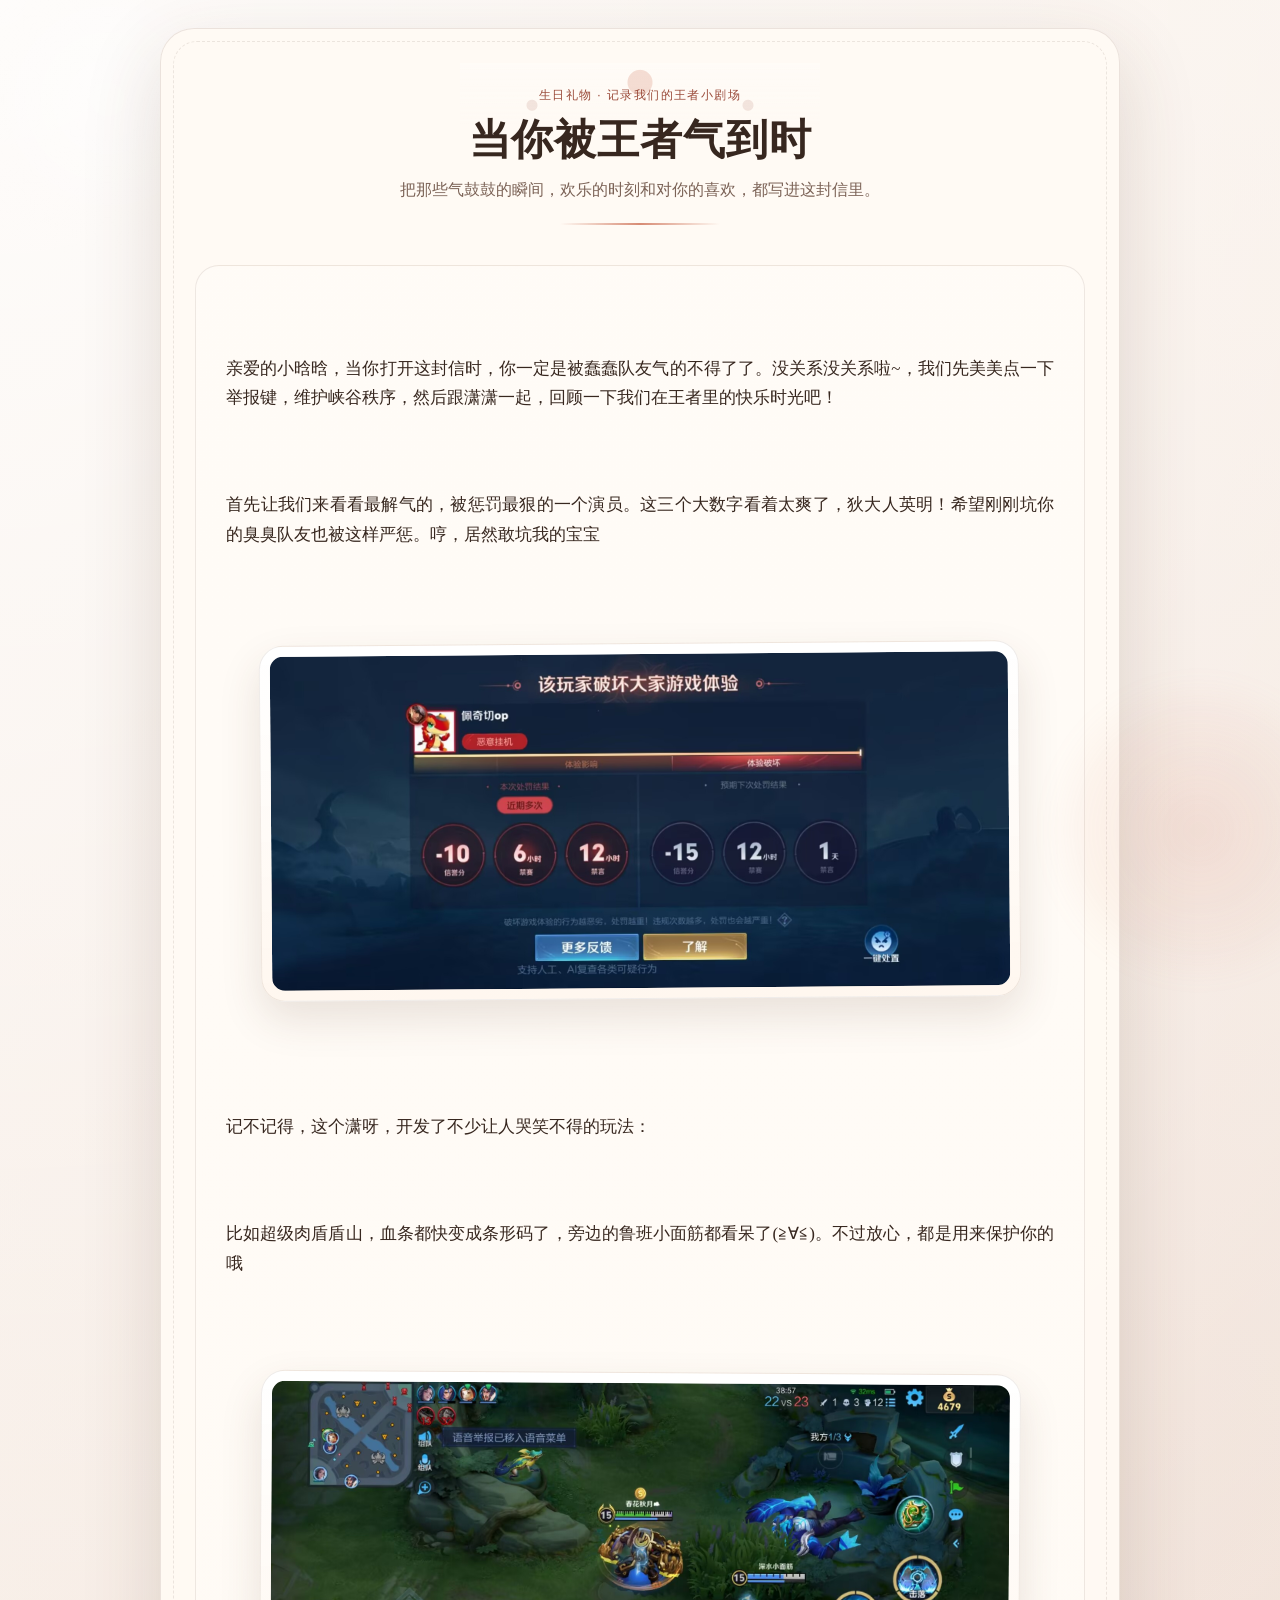
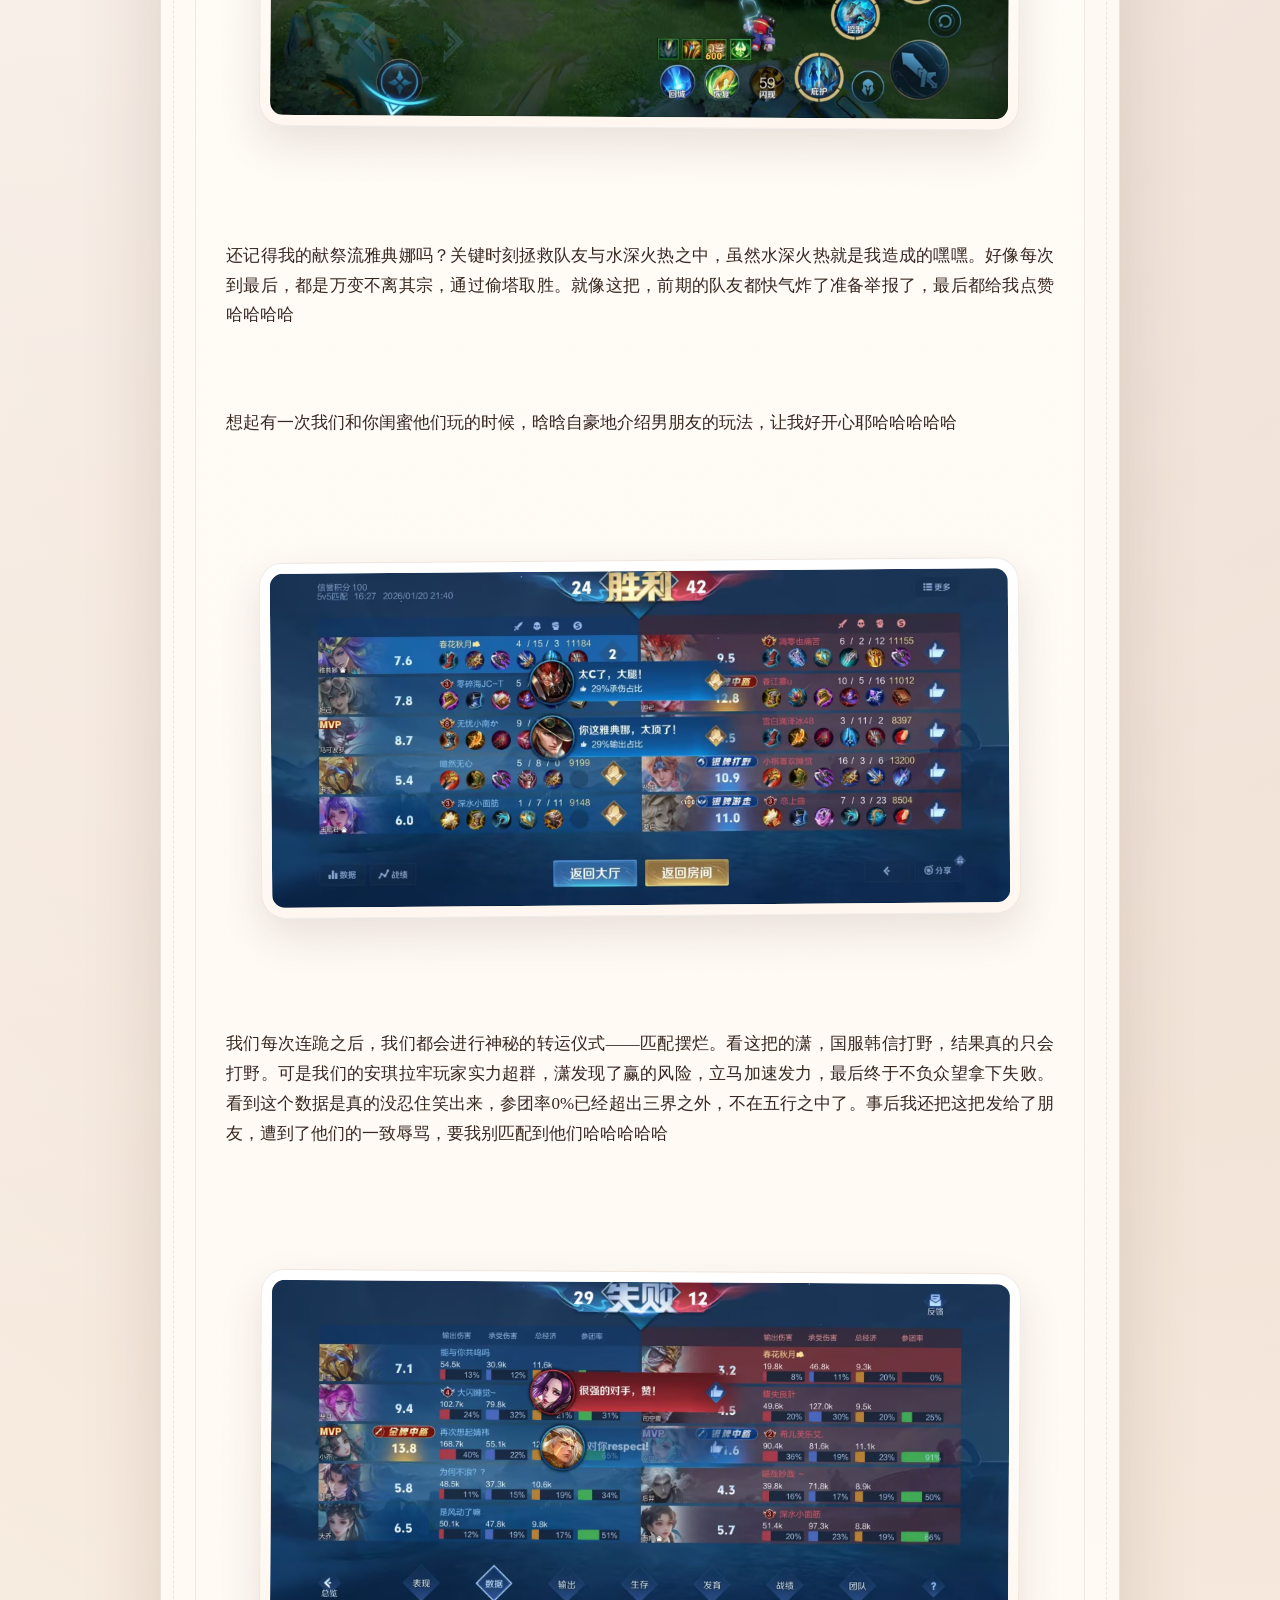
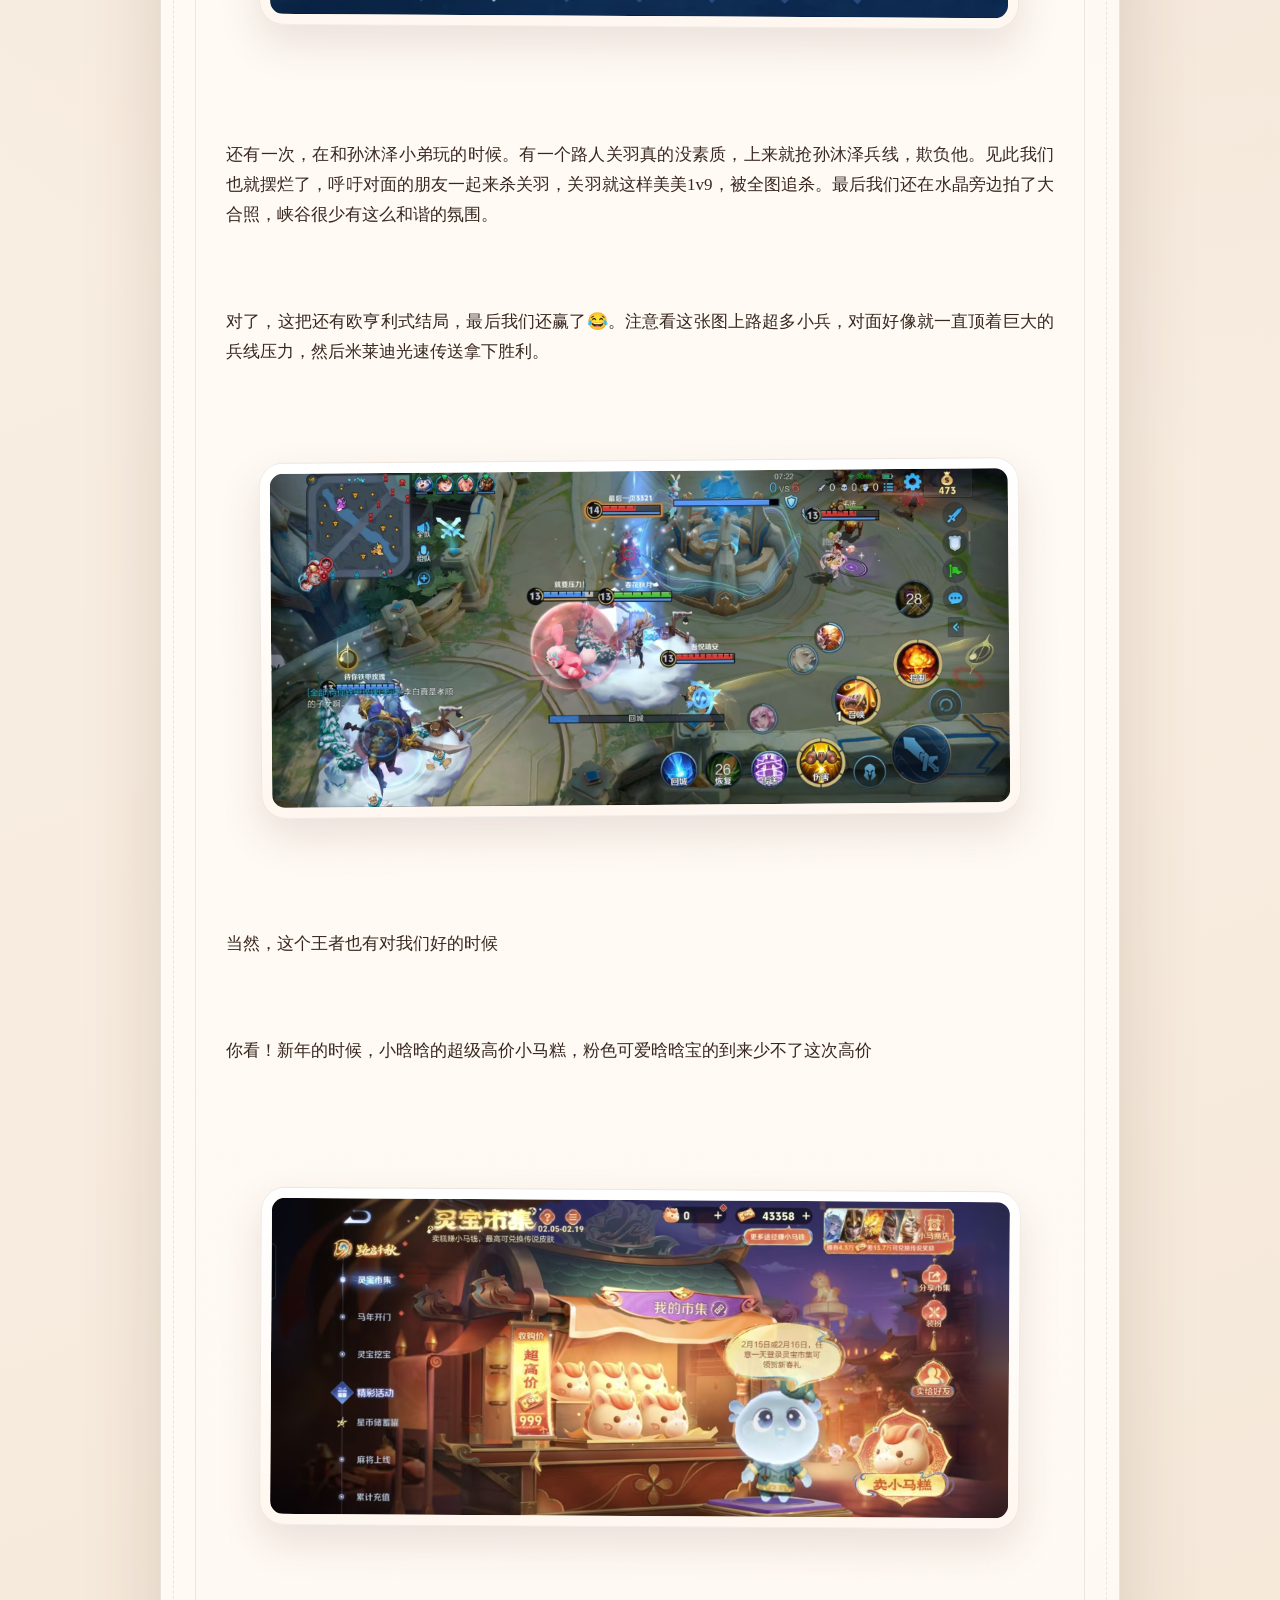
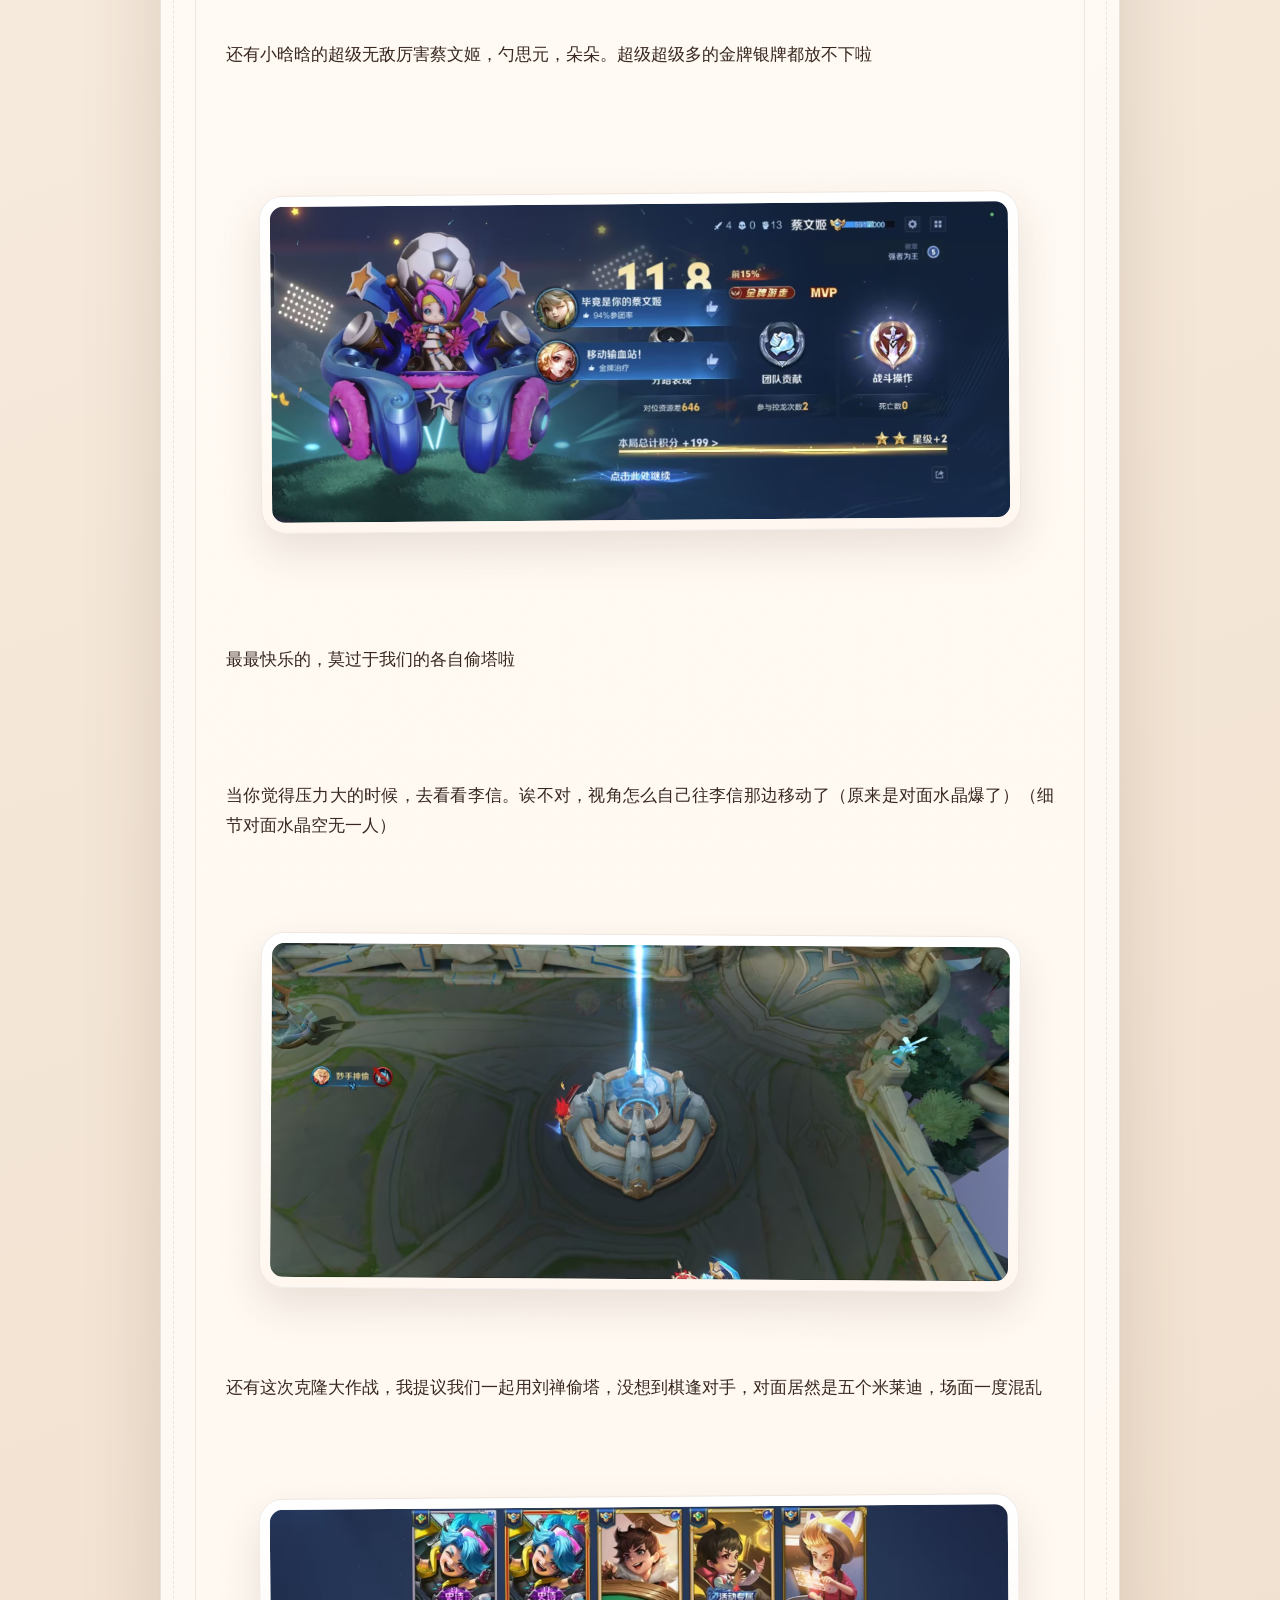
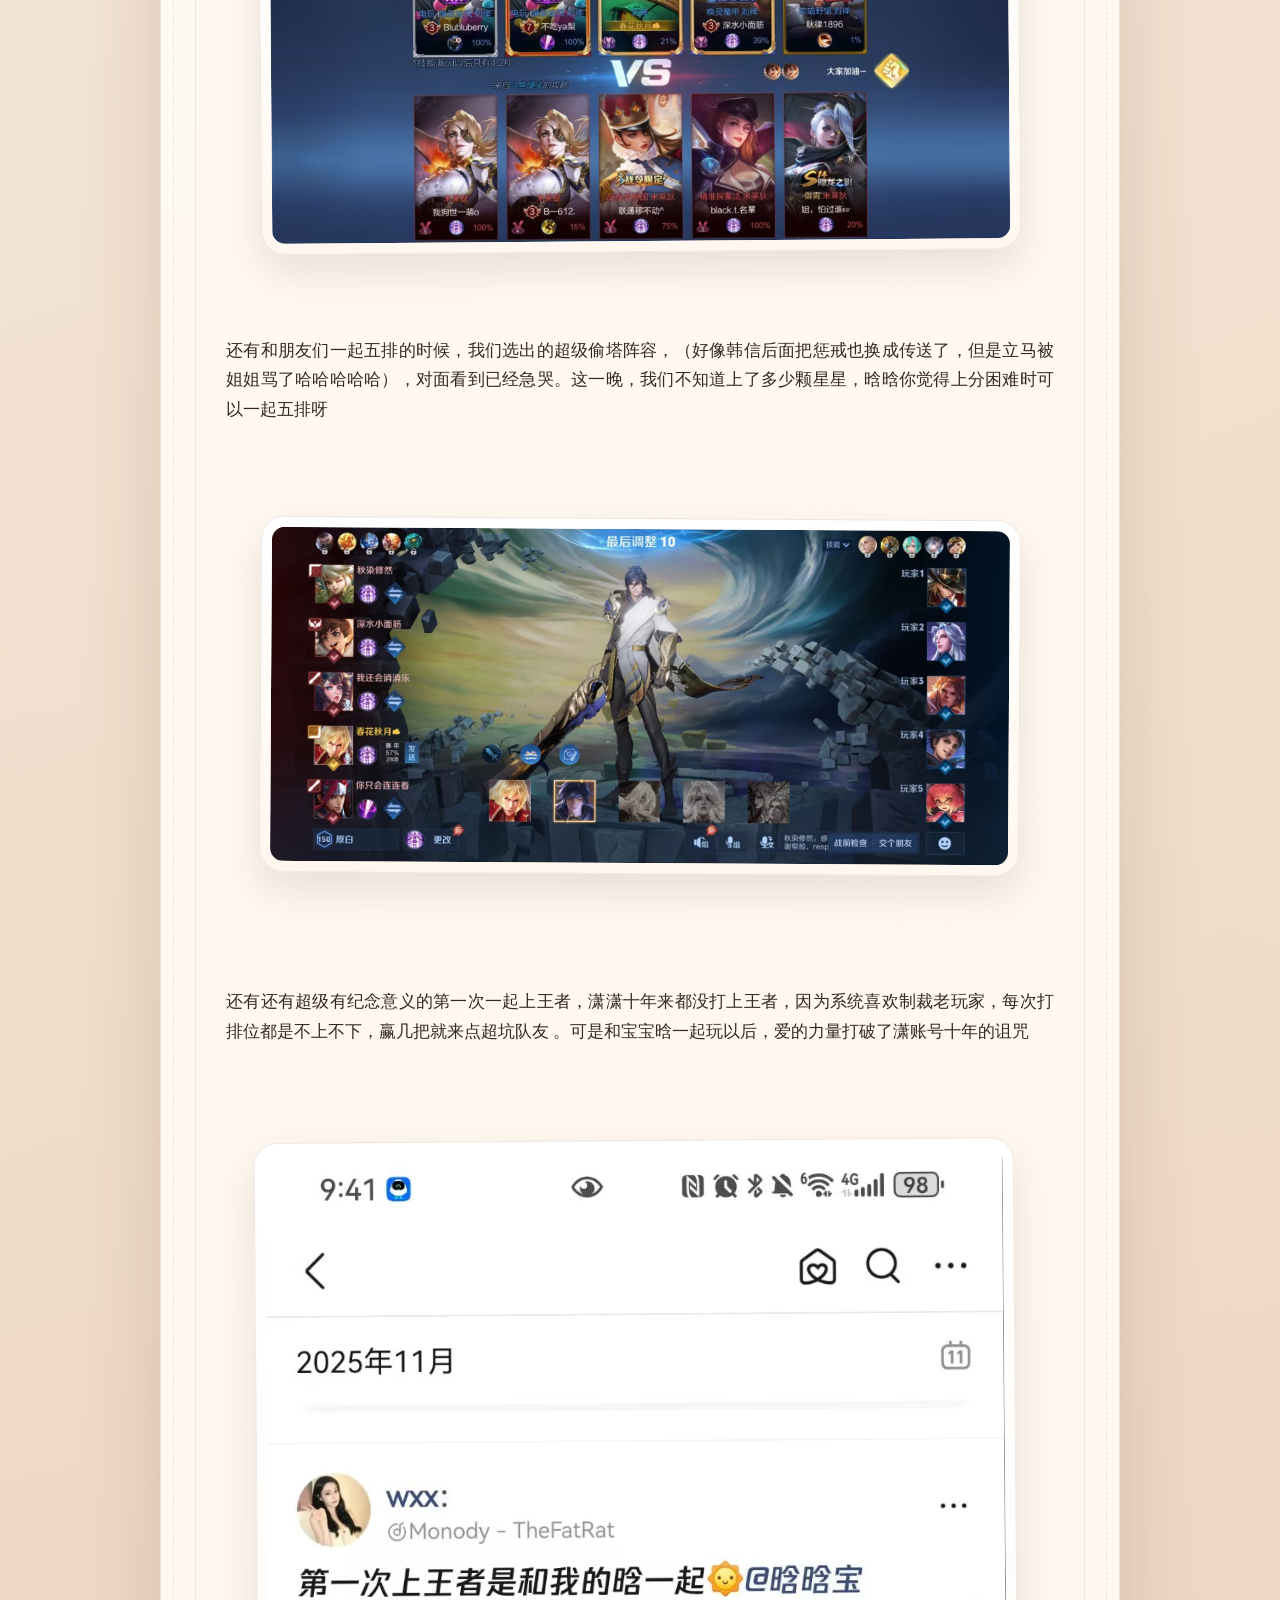
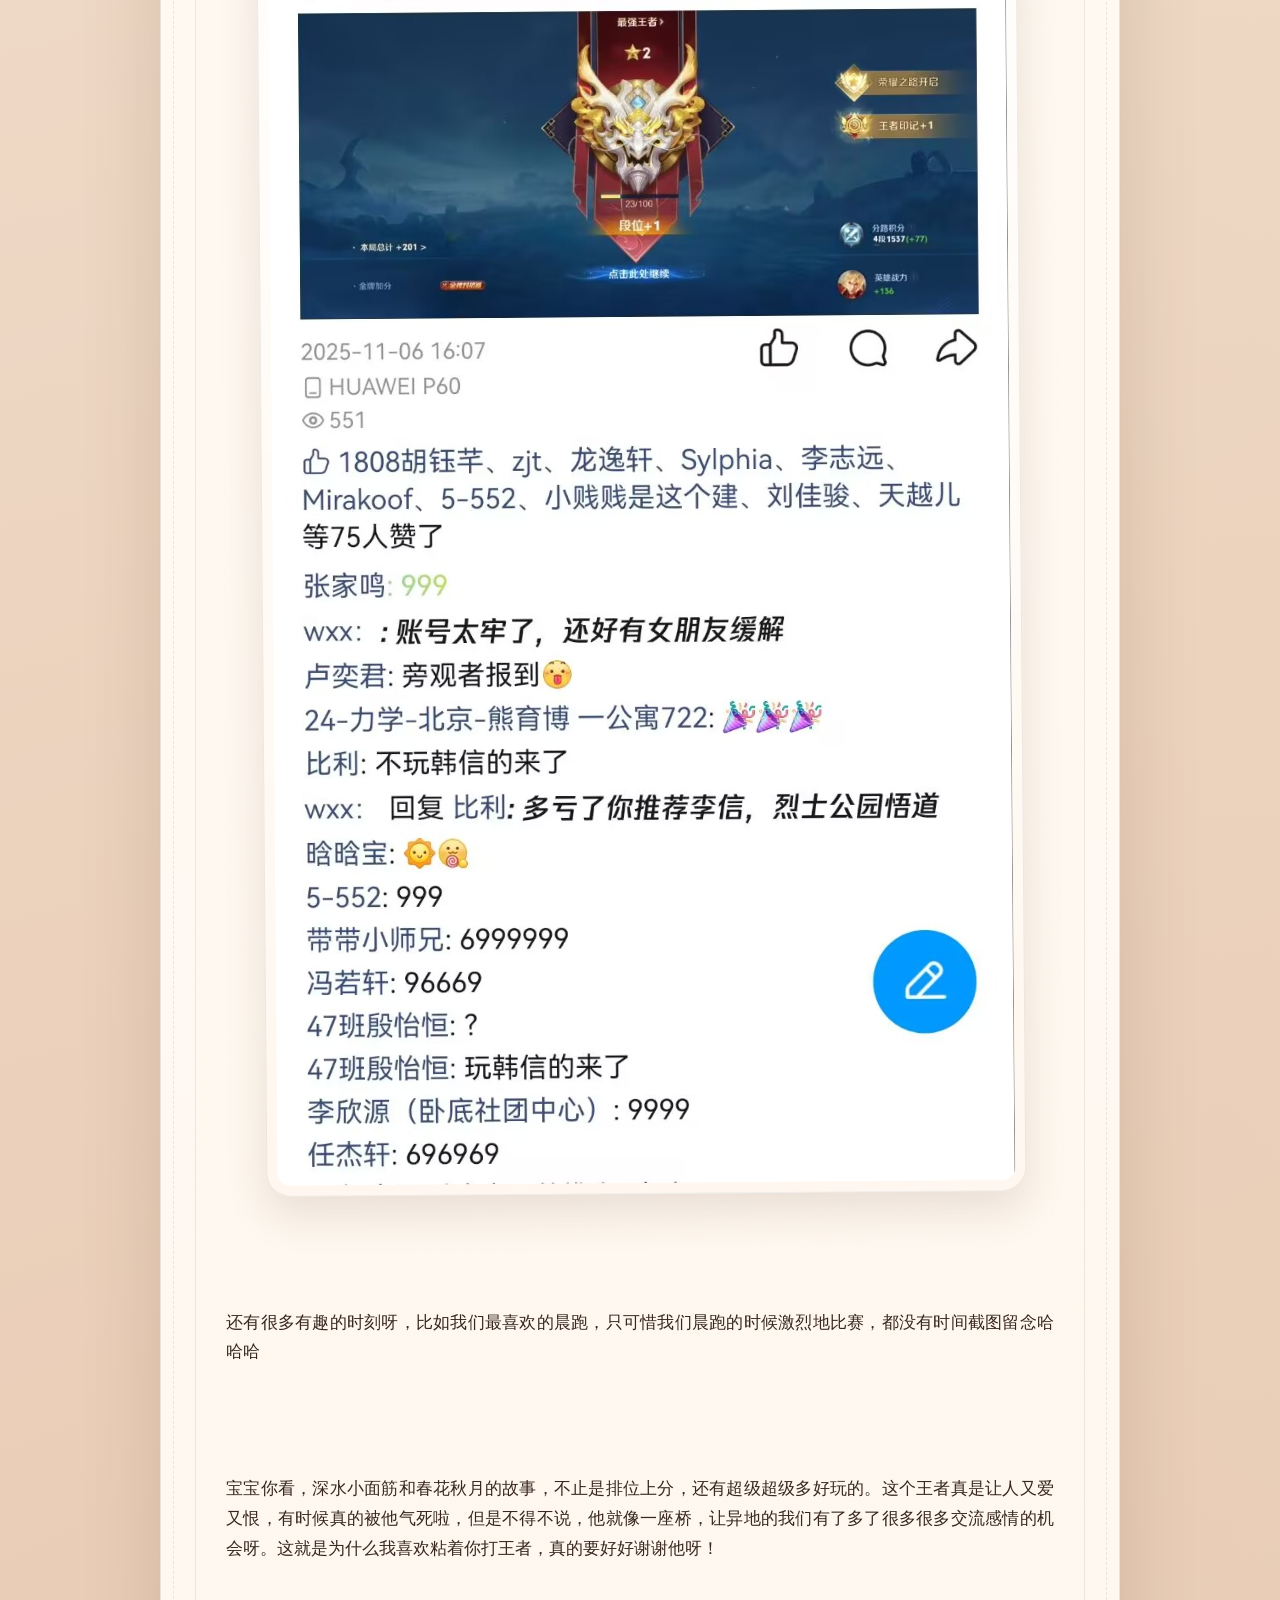
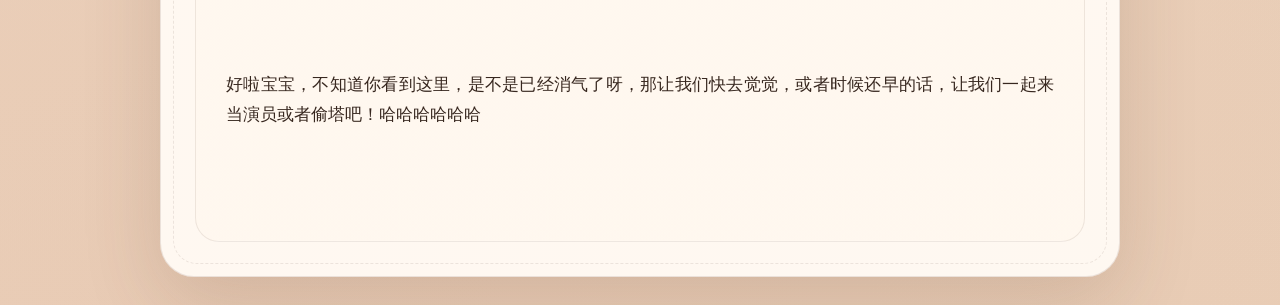
<file: index.html>
<!doctype html>
<html lang="zh-CN">
<head>
  <meta charset="utf-8">
  <meta name="viewport" content="width=device-width, initial-scale=1">
  <meta name="description" content="一个只保留正文区域的生日信页面">
  <title>当你被王者气到时</title>
  <link rel="stylesheet" href="./styles.css">
</head>
<body>
  <main class="page-shell">
    <article class="letter-card">
      <header class="letter-header">
        <p class="eyebrow">生日礼物 · 记录我们的王者小剧场</p>
        <h1>当你被王者气到时</h1>
        <p class="lede">把那些气鼓鼓的瞬间，欢乐的时刻和对你的喜欢，都写进这封信里。</p>
      </header>

      <div class="body">
        <p>亲爱的小晗晗，当你打开这封信时，你一定是被蠢蠢队友气的不得了了。没关系没关系啦~，我们先美美点一下举报键，维护峡谷秩序，然后跟潇潇一起，回顾一下我们在王者里的快乐时光吧！</p>
        <p>首先让我们来看看最解气的，被惩罚最狠的一个演员。这三个大数字看着太爽了，狄大人英明！希望刚刚坑你的臭臭队友也被这样严惩。哼，居然敢坑我的宝宝</p>
        <img src="./images/chaojiyanzhongdejubao.jpg" alt="照片 1">

        <p>记不记得，这个潇呀，开发了不少让人哭笑不得的玩法：</p>
        <p>比如超级肉盾盾山，血条都快变成条形码了，旁边的鲁班小面筋都看呆了(≧∀≦)。不过放心，都是用来保护你的哦</p>
        <img src="./images/tiaoxingmaxuetiaodunshan.jpg" alt="照片 2">

        <p>还记得我的献祭流雅典娜吗？关键时刻拯救队友与水深火热之中，虽然水深火热就是我造成的嘿嘿。好像每次到最后，都是万变不离其宗，通过偷塔取胜。就像这把，前期的队友都快气炸了准备举报了，最后都给我点赞哈哈哈哈</p>
        <p>想起有一次我们和你闺蜜他们玩的时候，晗晗自豪地介绍男朋友的玩法，让我好开心耶哈哈哈哈哈</p>

        <img src="./images/xianjiliu.jpg" alt="照片 3">

        <p>我们每次连跪之后，我们都会进行神秘的转运仪式——匹配摆烂。看这把的潇，国服韩信打野，结果真的只会打野。可是我们的安琪拉牢玩家实力超群，潇发现了赢的风险，立马加速发力，最后终于不负众望拿下失败。看到这个数据是真的没忍住笑出来，参团率0%已经超出三界之外，不在五行之中了。事后我还把这把发给了朋友，遭到了他们的一致辱骂，要我别匹配到他们哈哈哈哈哈</p>

        <img src="./images/yanyuanhanxin.jpg" alt="照片 4">

        <p>还有一次，在和孙沐泽小弟玩的时候。有一个路人关羽真的没素质，上来就抢孙沐泽兵线，欺负他。见此我们也就摆烂了，呼吁对面的朋友一起来杀关羽，关羽就这样美美1v9，被全图追杀。最后我们还在水晶旁边拍了大合照，峡谷很少有这么和谐的氛围。</p>
        <p>对了，这把还有欧亨利式结局，最后我们还赢了😂。注意看这张图上路超多小兵，对面好像就一直顶着巨大的兵线压力，然后米莱迪光速传送拿下胜利。</p>
        <img src="./images/sunmuze.jpg" alt="照片 5">

        <p>当然，这个王者也有对我们好的时候</p>
        <p>你看！新年的时候，小晗晗的超级高价小马糕，粉色可爱晗晗宝的到来少不了这次高价</p>

        <img src="./images/gaojiaxiaomagao.jpg" alt="照片 6">

        <p>还有小晗晗的超级无敌厉害蔡文姬，勺思元，朵朵。超级超级多的金牌银牌都放不下啦</p>

        <img src="./images/jinpaicaiwenji.jpg" alt="照片 6">

        <p>最最快乐的，莫过于我们的各自偷塔啦</p>

        <p>当你觉得压力大的时候，去看看李信。诶不对，视角怎么自己往李信那边移动了（原来是对面水晶爆了）（细节对面水晶空无一人）</p>
        <img src="./images/miaoshoushentou.jpg" alt="照片 6">
        <p>还有这次克隆大作战，我提议我们一起用刘禅偷塔，没想到棋逢对手，对面居然是五个米莱迪，场面一度混乱</p>
        <img src="./images/kelongtouta.jpg" alt="照片 6">
        <p>还有和朋友们一起五排的时候，我们选出的超级偷塔阵容，（好像韩信后面把惩戒也换成传送了，但是立马被姐姐骂了哈哈哈哈哈），对面看到已经急哭。这一晚，我们不知道上了多少颗星星，晗晗你觉得上分困难时可以一起五排呀</p>
        <img src="./images/wupaichaojitouta.jpg" alt="照片 6">
        
        <p>还有还有超级有纪念意义的第一次一起上王者，潇潇十年来都没打上王者，因为系统喜欢制裁老玩家，每次打排位都是不上不下，赢几把就来点超坑队友 。可是和宝宝晗一起玩以后，爱的力量打破了潇账号十年的诅咒</p>
        <img src="./images/diyiciyiqishangwangzhe.jpg" alt="照片 6">

        <p>还有很多有趣的时刻呀，比如我们最喜欢的晨跑，只可惜我们晨跑的时候激烈地比赛，都没有时间截图留念哈哈哈</p>

        <p>宝宝你看，深水小面筋和春花秋月的故事，不止是排位上分，还有超级超级多好玩的。这个王者真是让人又爱又恨，有时候真的被他气死啦，但是不得不说，他就像一座桥，让异地的我们有了多了很多很多交流感情的机会呀。这就是为什么我喜欢粘着你打王者，真的要好好谢谢他呀！</p>

        <p>好啦宝宝，不知道你看到这里，是不是已经消气了呀，那让我们快去觉觉，或者时候还早的话，让我们一起来当演员或者偷塔吧！哈哈哈哈哈哈</p>
      </div>
    </article>
  </main>
</body>
</html>
</file>
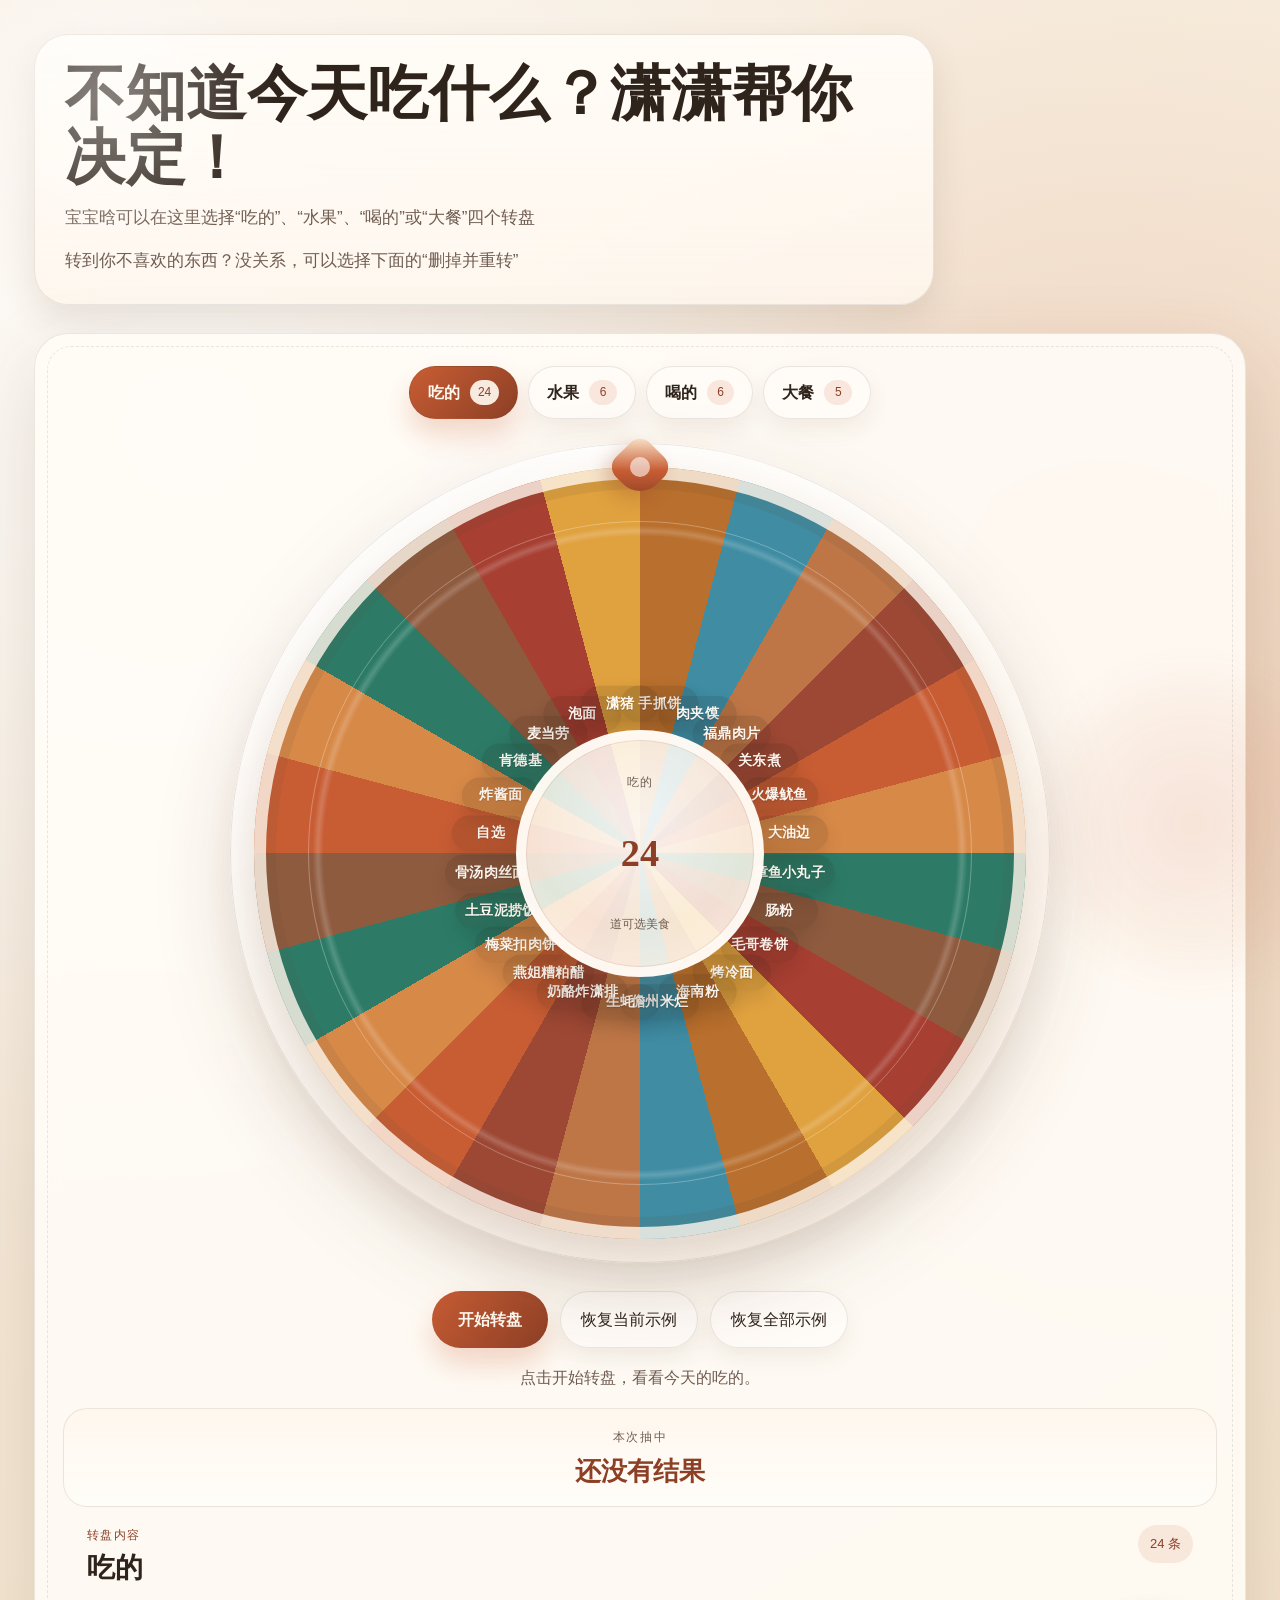
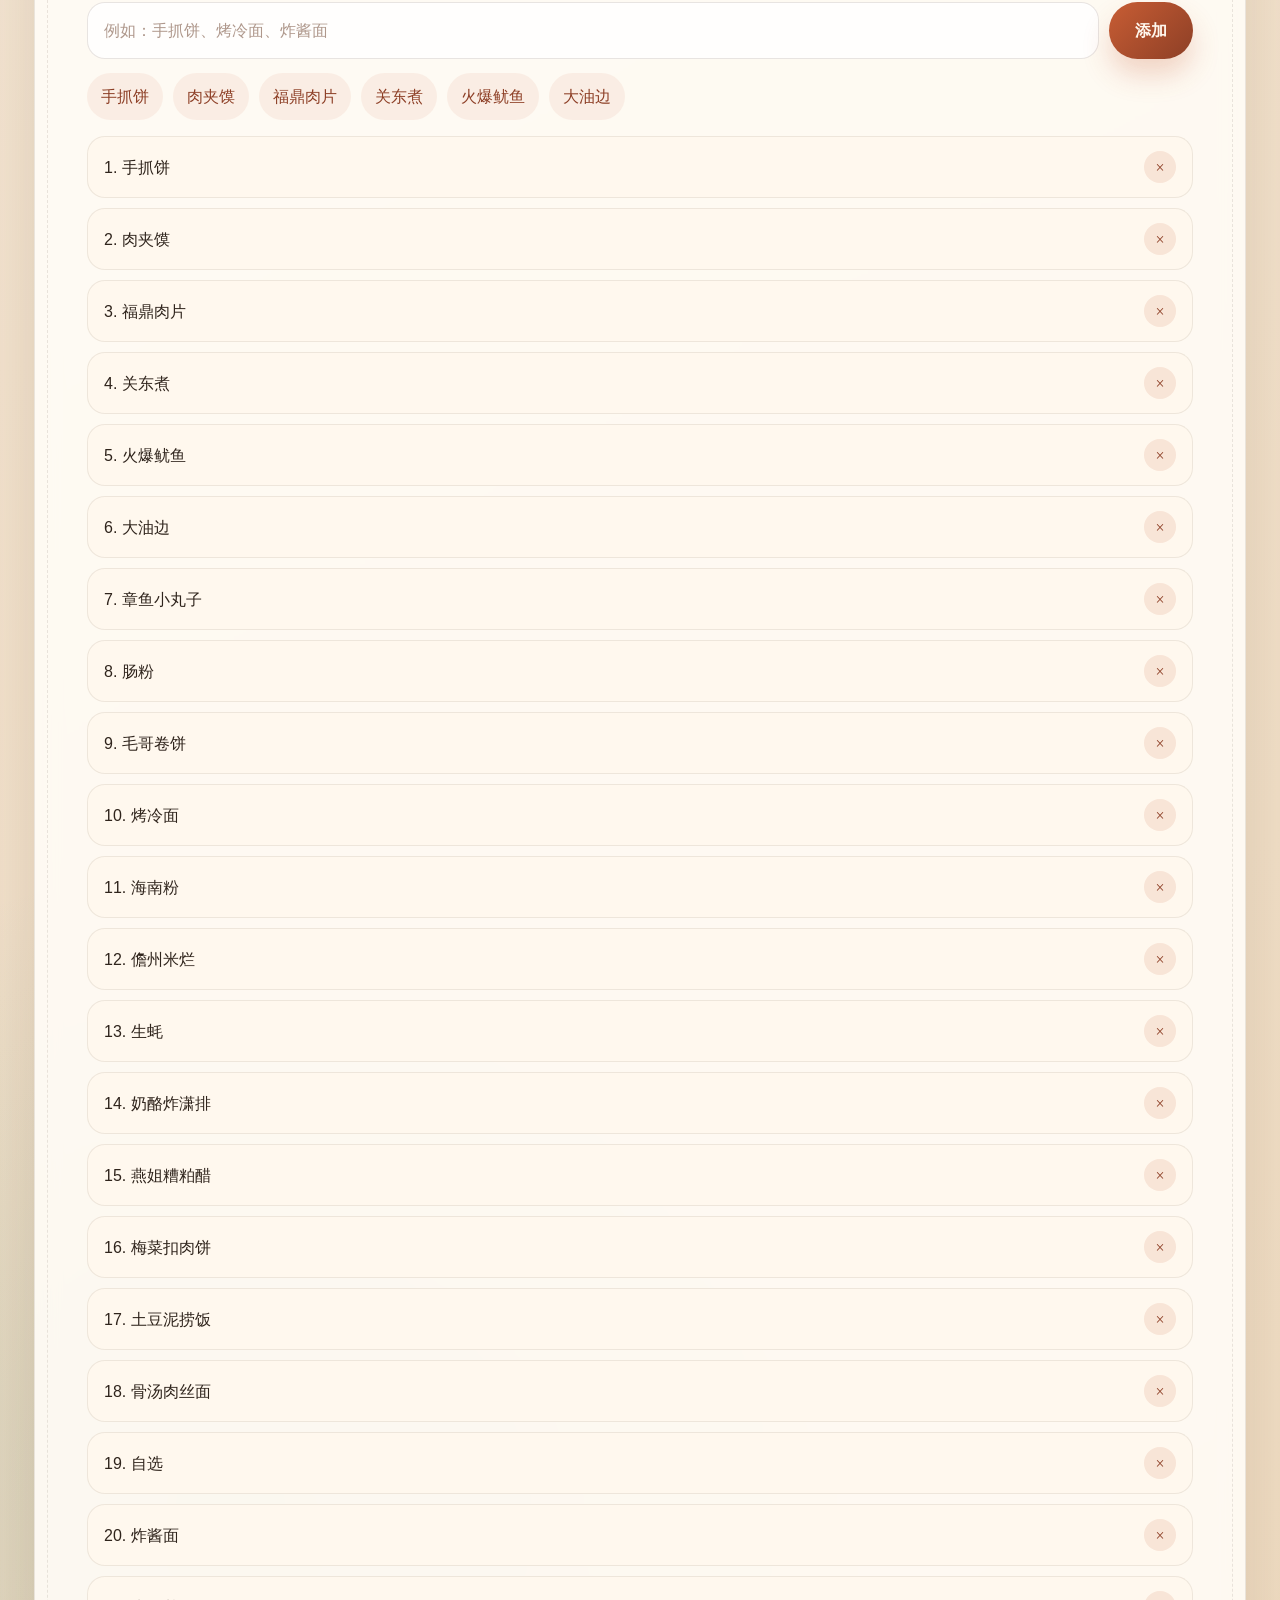
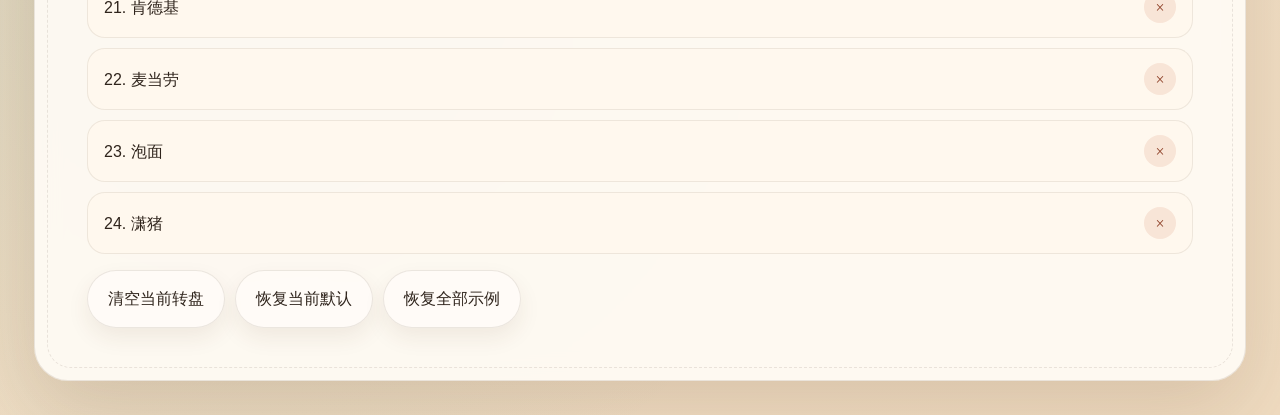
<file: 10/index.html>
<!doctype html>
<html lang="zh-CN">
<head>
  <meta charset="utf-8">
  <meta name="viewport" content="width=device-width, initial-scale=1">
  <meta name="description" content="一个可以决定今天吃什么的大转盘网页">
  <title>今天吃什么大转盘</title>
  <link rel="stylesheet" href="./styles.css">
</head>
<body>
  <main class="app-shell">
    <section class="hero">
      <h1>不知道今天吃什么？潇潇帮你决定！</h1>
      <p class="lede">宝宝晗可以在这里选择“吃的”、“水果”、“喝的”或“大餐”四个转盘</p>
      <p class="lede">转到你不喜欢的东西？没关系，可以选择下面的“删掉并重转”</p>
    </section>

    <section class="layout">
      <article class="wheel-panel panel">
        <div class="category-switcher" id="categorySwitcher" role="tablist" aria-label="切换转盘"></div>

        <div class="wheel-stage">
          <div class="pointer" aria-hidden="true"></div>
          <div class="wheel-frame">
            <div class="wheel" id="wheel" aria-label="美食转盘">
              <div class="wheel__labels" id="wheelLabels"></div>
              <div class="wheel__rim"></div>
              <div class="wheel__center">
                <span id="wheelCategoryLabel">吃的</span>
                <strong id="itemCount">0</strong>
                <small id="wheelCategoryHint">道可选美食</small>
              </div>
            </div>
          </div>
        </div>

        <div class="wheel-controls">
          <button class="primary-button" id="spinButton" type="button">开始转盘</button>
          <button class="ghost-button" id="restoreCurrentButton" type="button">恢复当前示例</button>
          <button class="ghost-button" id="restoreAllButton" type="button">恢复全部示例</button>
        </div>

        <p class="status" id="statusText" aria-live="polite">先添加一些美食，然后开始转盘。</p>
        <div class="result-card">
          <span class="result-label">本次抽中</span>
          <strong id="resultText">还没有结果</strong>
        </div>

        <div class="content-block">
          <div class="panel-header">
            <div>
              <p class="eyebrow small">转盘内容</p>
              <h2 id="activeCategoryTitle">吃的</h2>
            </div>
            <span class="counter" id="listCount">0 条</span>
          </div>

          <form class="add-form" id="addForm">
            <input id="foodInput" name="food" type="text" placeholder="例如：手抓饼、烤冷面、炸酱面" autocomplete="off">
            <button type="submit">添加</button>
          </form>

          <div class="chips" id="quickChips" aria-label="快速添加示例美食"></div>

          <ul class="food-list" id="foodList"></ul>

          <div class="panel-actions">
            <button class="ghost-button" id="clearButton" type="button">清空当前转盘</button>
            <button class="ghost-button" id="restoreButton" type="button">恢复当前默认</button>
            <button class="ghost-button" id="restoreAllButton" type="button">恢复全部示例</button>
          </div>
        </div>
      </article>
    </section>
  </main>

  <div class="result-modal" id="resultModal" hidden>
    <div class="result-modal__backdrop" data-modal-close></div>
    <section class="result-modal__dialog" role="dialog" aria-modal="true" aria-labelledby="resultModalTitle">
      <button class="result-modal__close" type="button" id="resultModalClose" aria-label="关闭弹窗">×</button>
      <p class="eyebrow small">本次抽中</p>
      <h2 id="resultModalTitle">还没有结果</h2>
      <p class="result-modal__review" id="resultModalReview">抽中结果后，这里会出现一句小评语。</p>
      <p class="result-modal__note" id="resultModalNote">可以选择保留这个结果，也可以删掉并重转。</p>
      <div class="result-modal__actions">
        <button class="ghost-button" id="resultModalDiscardButton" type="button">不喜欢，删掉并重转</button>
        <button class="primary-button" id="resultModalKeepButton" type="button">就选它</button>
      </div>
    </section>
  </div>

  <script src="./script.js"></script>
</body>
</html>
</file>
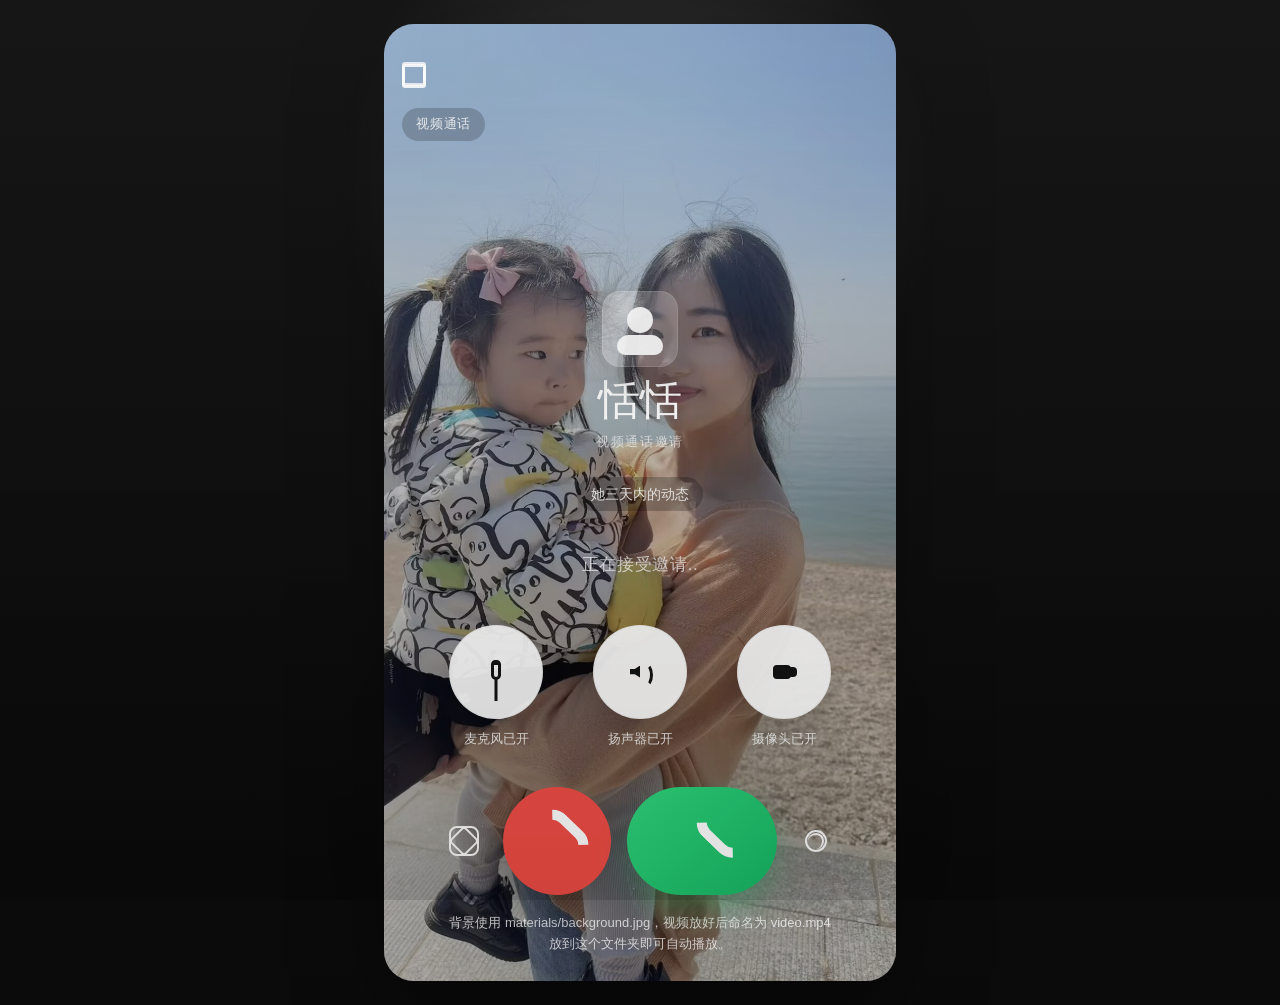
<file: 2/index.html>
<!doctype html>
<html lang="zh-CN">
<head>
  <meta charset="utf-8">
  <meta name="viewport" content="width=device-width, initial-scale=1">
  <meta name="description" content="一个仿视频电话接通的生日礼物页面，接听后播放准备好的视频。">
  <title>接听后的视频电话</title>
  <link rel="stylesheet" href="./styles.css">
</head>
<body>
  <main class="app-shell">
    <section class="wechat-call" id="phoneFrame" aria-label="视频电话接听页面">
      <section class="wechat-call__scene" id="videoScreen" aria-label="视频播放区域">
        <video id="callVideo" playsinline preload="metadata" controls hidden></video>

        <div class="video-placeholder" id="videoPlaceholder">
          <div class="video-placeholder__ring" aria-hidden="true">
            <span></span>
            <span></span>
            <span></span>
            <div class="profile-avatar profile-avatar--ghost">
              <span>潇</span>
            </div>
          </div>
          <p class="video-placeholder__name">潇潇</p>
          <p class="video-placeholder__pill">他三天内的动态</p>
          <p class="video-placeholder__text" id="placeholderText">点击下方接听即可自动播放视频。</p>
          <p class="video-placeholder__hint" id="placeholderTitle">等待接听后播放视频</p>
        </div>

        <div class="video-overlay" id="videoOverlay" hidden>
          <div class="video-chip">正在连接</div>
          <p>视频正在准备播放，如果文件还没放进来，这里会先保持占位状态。</p>
        </div>
      </section>

      <div class="wechat-call__chrome">
        <header class="topbar" aria-label="顶部操作栏">
          <button class="topbar-button" type="button" aria-label="返回上一页"></button>
        </header>

        <div class="call-badge" id="callBadge">视频通话</div>

        <div class="profile-block">
          <div class="profile-avatar">
          </div>
          <strong class="caller-name">恬恬</strong>
          <p class="caller-label" id="callerLabel">视频通话邀请</p>
          <p class="profile-pill">她三天内的动态</p>
        </div>

        <p class="call-status" id="statusText">正在接受邀请..</p>

        <div class="feature-grid" aria-label="通话功能状态">
          <button class="feature-button is-on" type="button" data-control="mic" data-on-label="麦克风已开" data-off-label="麦克风已关" aria-pressed="true">
            <span class="feature-button__circle"><span class="control-icon control-icon--mic" aria-hidden="true"></span></span>
            <span class="feature-button__label">麦克风已开</span>
          </button>
          <button class="feature-button is-on" type="button" data-control="speaker" data-on-label="扬声器已开" data-off-label="扬声器已关" aria-pressed="true">
            <span class="feature-button__circle"><span class="control-icon control-icon--speaker" aria-hidden="true"></span></span>
            <span class="feature-button__label">扬声器已开</span>
          </button>
          <button class="feature-button is-on" type="button" data-control="camera" data-on-label="摄像头已开" data-off-label="摄像头已关" aria-pressed="true">
            <span class="feature-button__circle"><span class="control-icon control-icon--camera" aria-hidden="true"></span></span>
            <span class="feature-button__label">摄像头已开</span>
          </button>
        </div>

        <div class="action-row" aria-label="底部通话操作">
          <button class="action-icon action-icon--preview" id="previewButton" type="button" aria-label="相册和预览"></button>

          <button class="decline-button" id="rejectButton" type="button" aria-label="拒绝电话"></button>

          <div class="call-actions" id="incomingActions">
            <button class="answer-button" id="answerButton" type="button" aria-label="接听电话"></button>
          </div>

          <div class="call-actions is-connected" id="connectedActions" hidden>
            <button class="hangup-button" id="hangupButton" type="button" aria-label="挂断电话"></button>
          </div>

          <button class="action-icon action-icon--switch" id="switchCameraButton" type="button" aria-label="切换摄像头"></button>
        </div>

        <p class="call-tip" id="callTip">背景使用 materials/background.jpg，视频放好后命名为 video.mp4 放到这个文件夹即可自动播放。</p>

        <div class="video-meta is-hidden" aria-hidden="true">
          <div>
            <p class="meta-label">当前状态</p>
            <strong id="metaState">未接听</strong>
          </div>
          <div>
            <p class="meta-label">通话时长</p>
            <strong id="callDuration">00:00</strong>
          </div>
          <div>
            <p class="meta-label">视频源</p>
            <strong id="videoSourceLabel">加载中...</strong>
          </div>
        </div>
      </div>
    </section>
  </main>

  <script src="./script.js"></script>
</body>
</html>
</file>
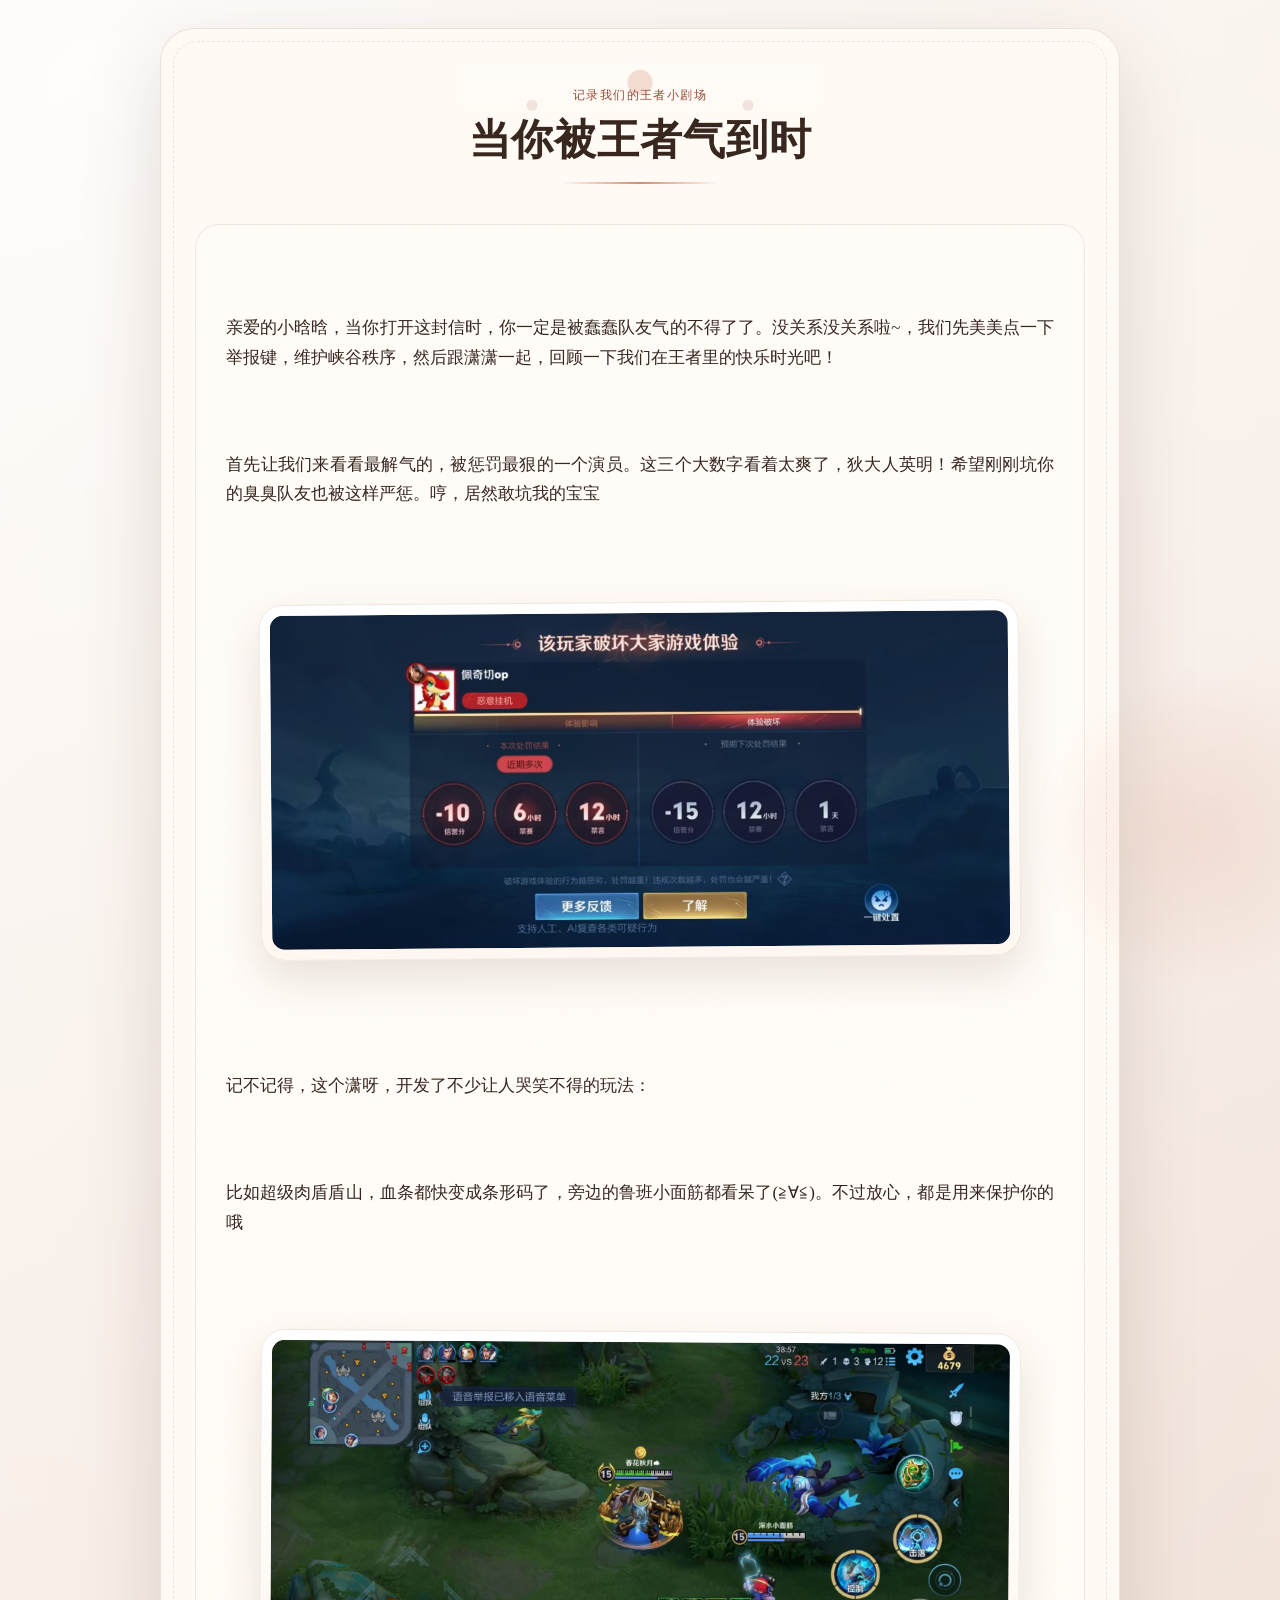
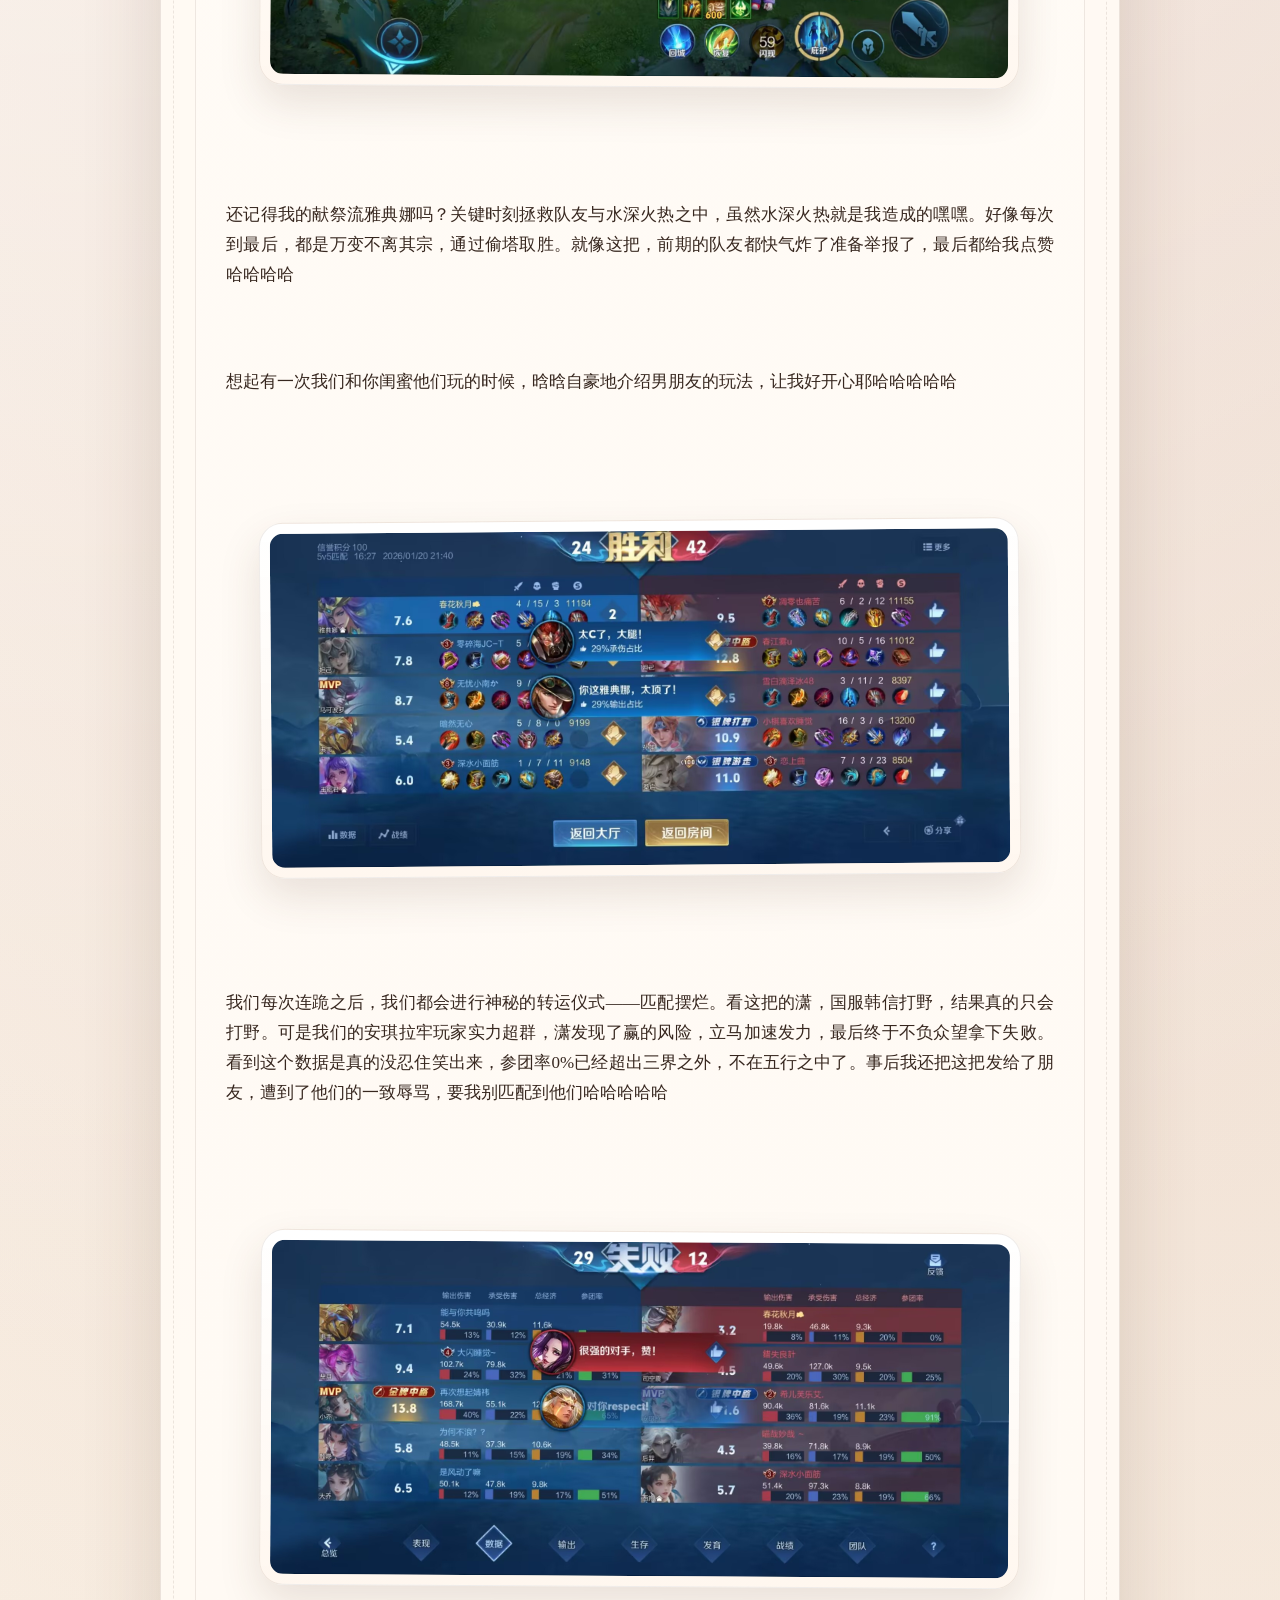
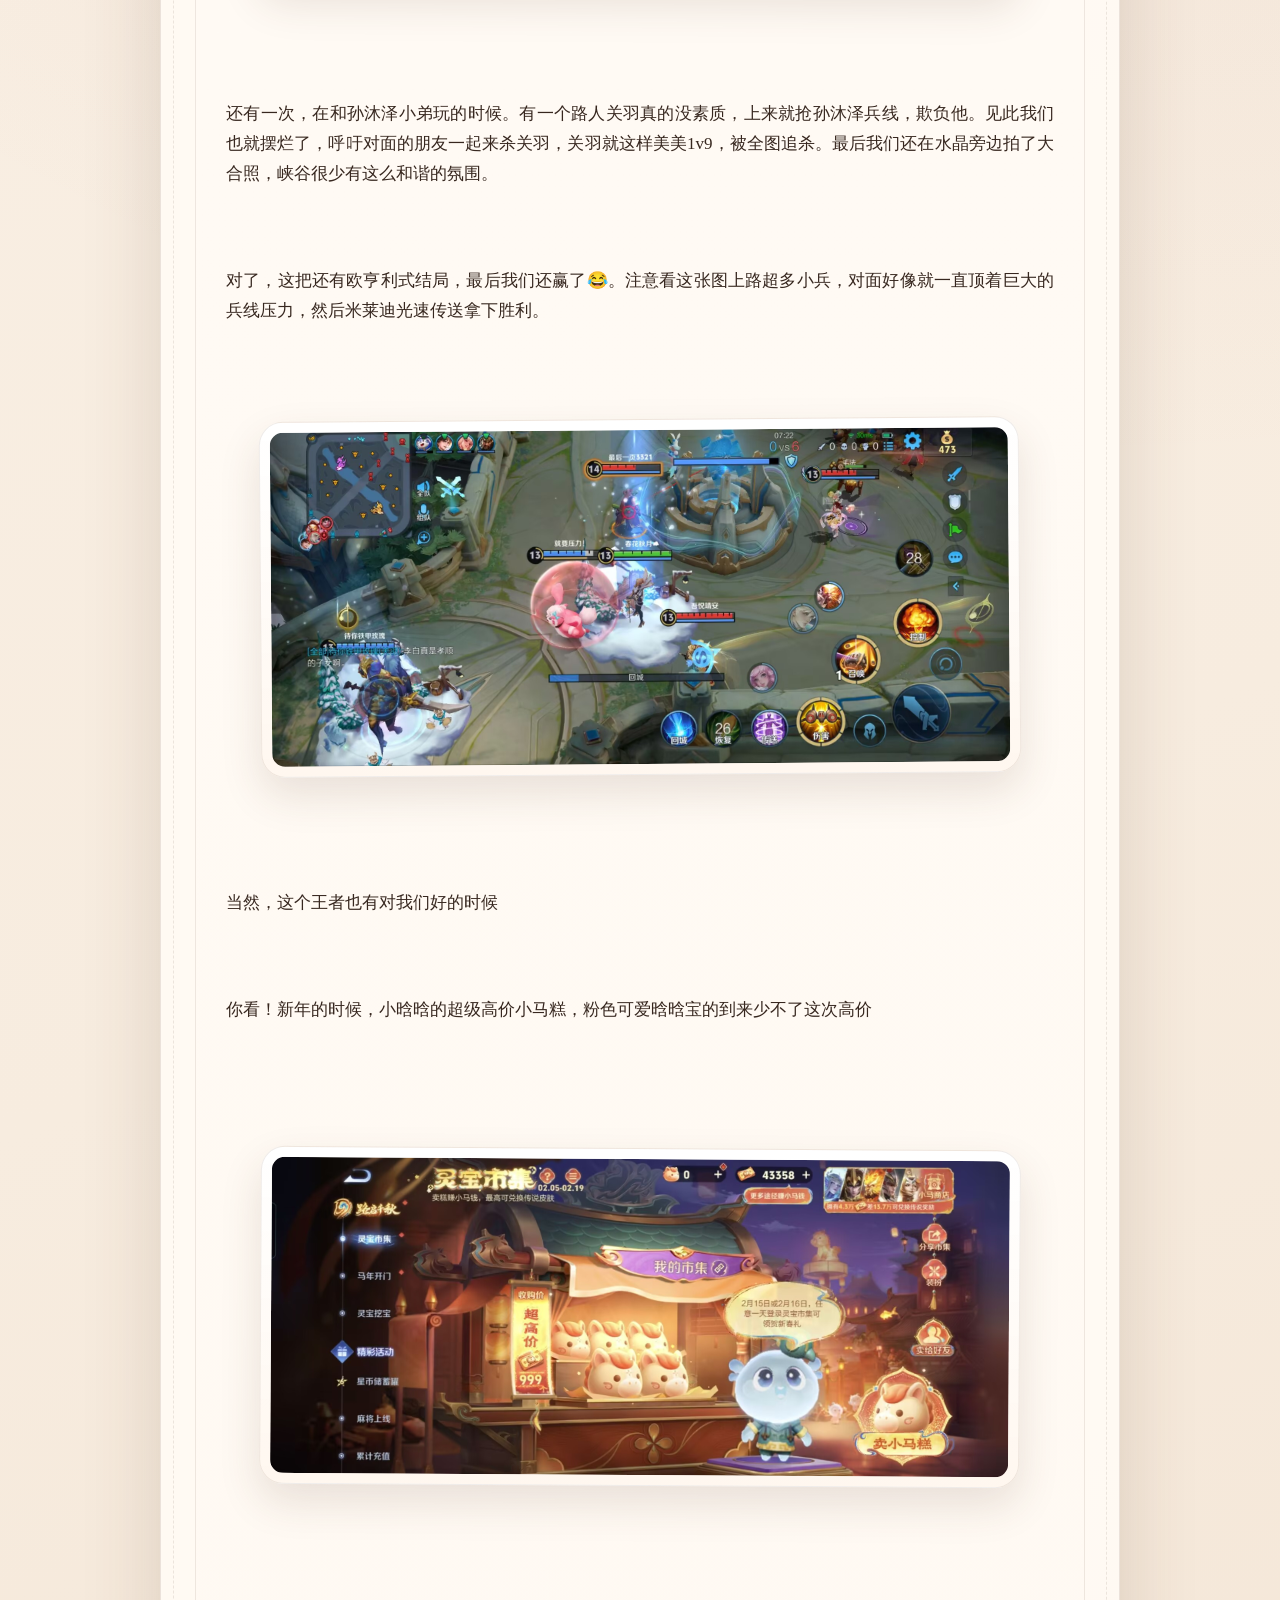
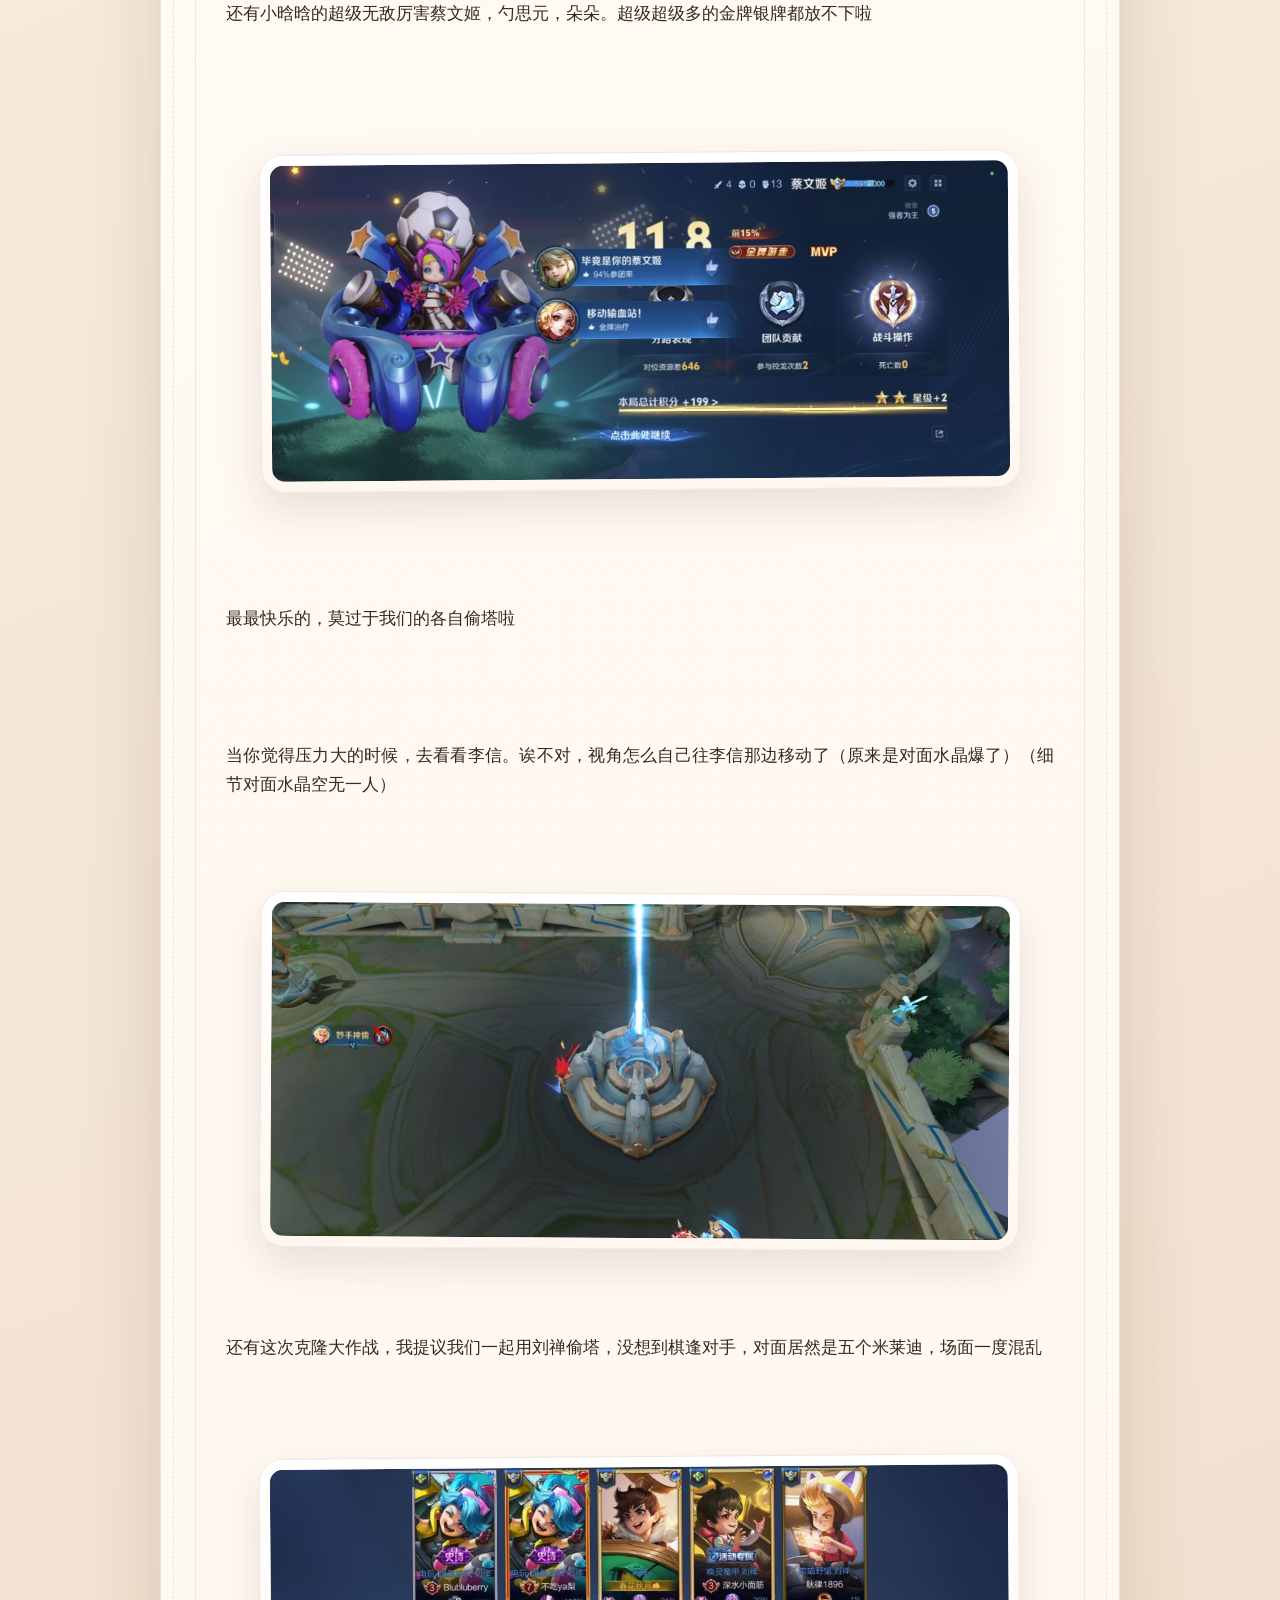
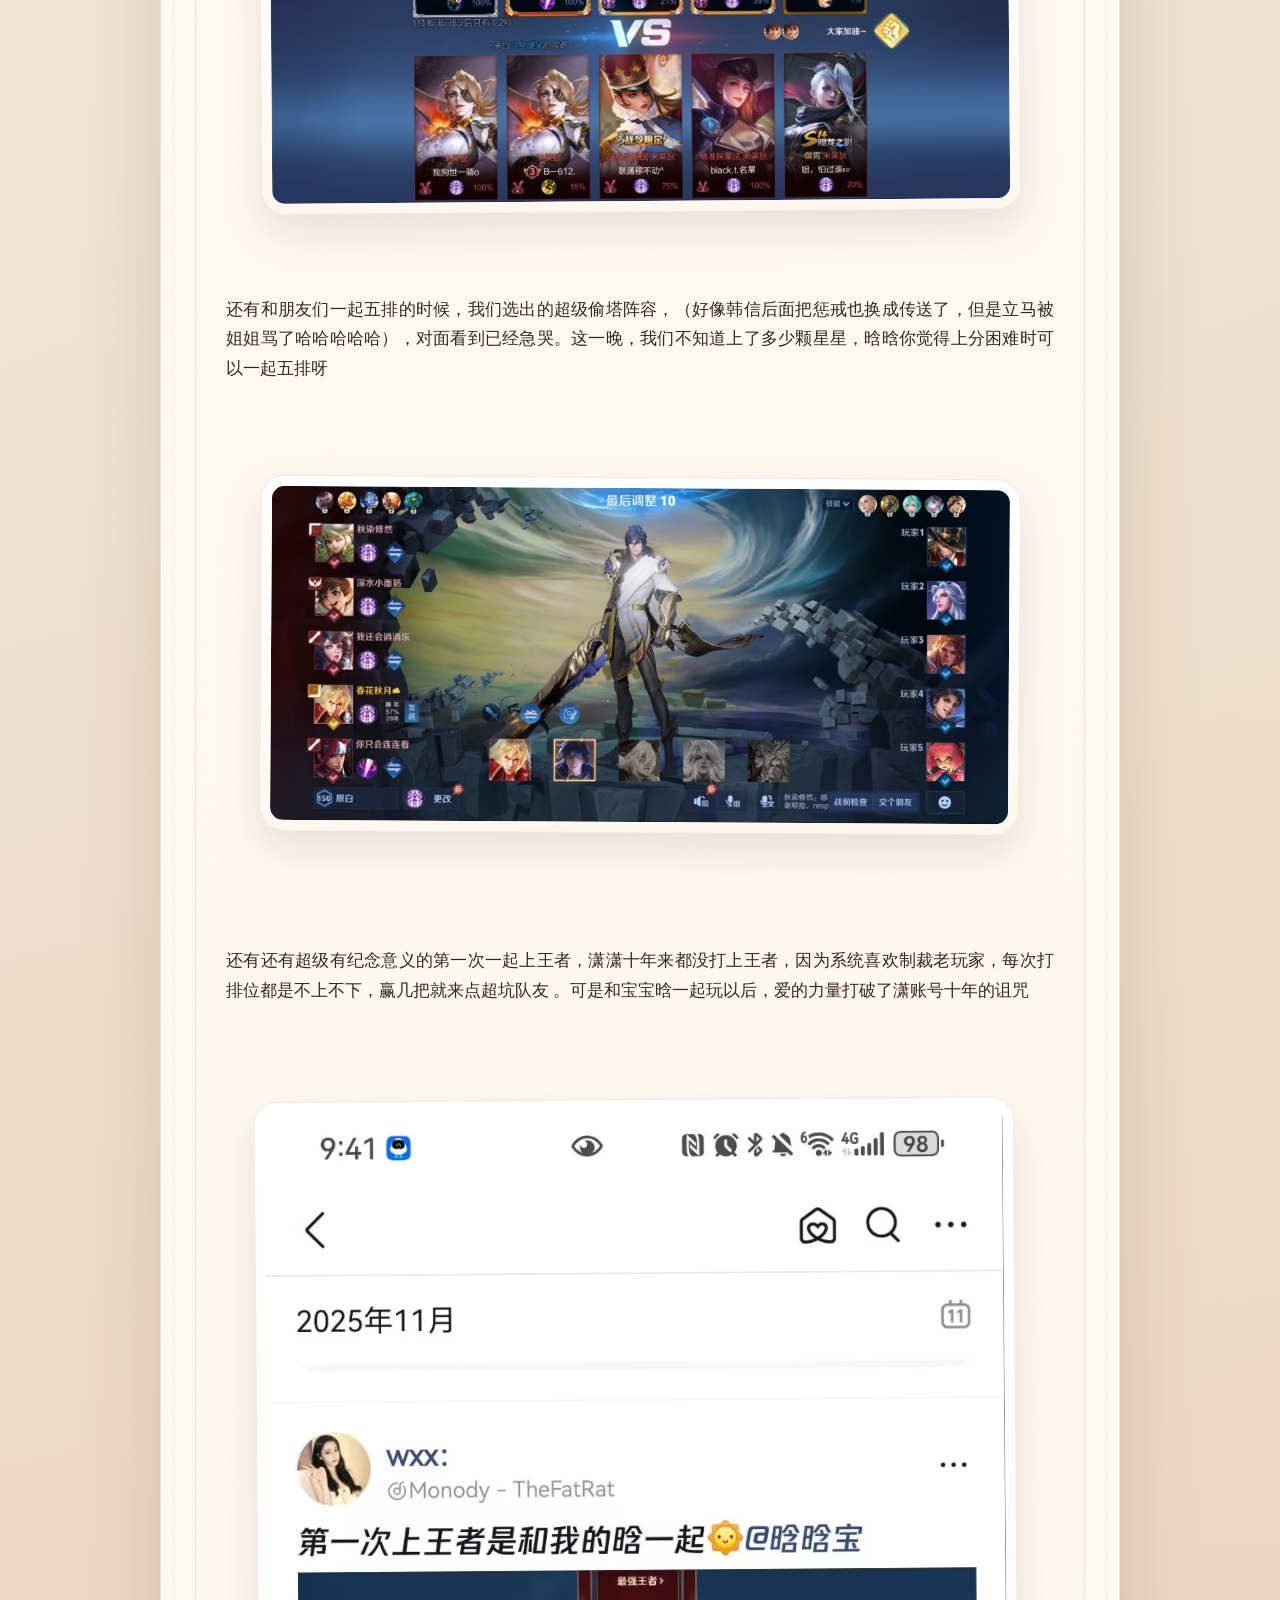
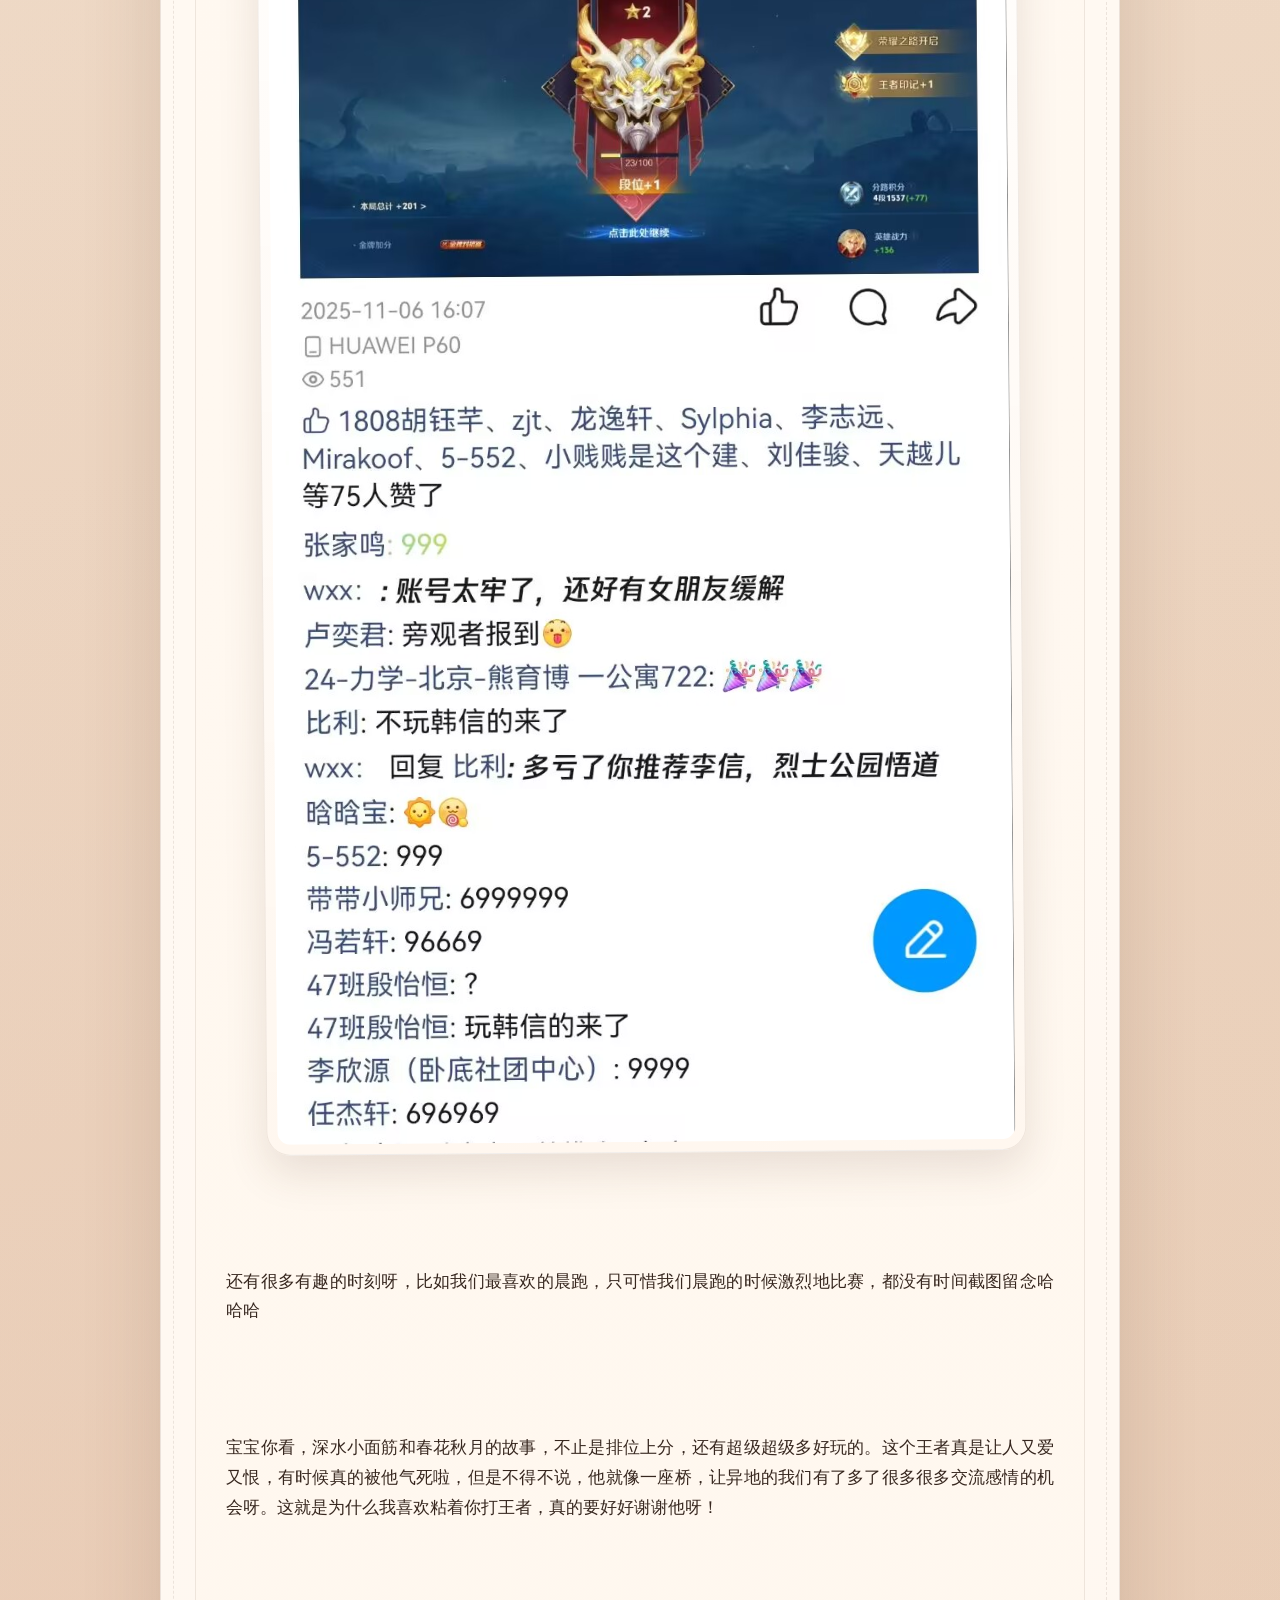
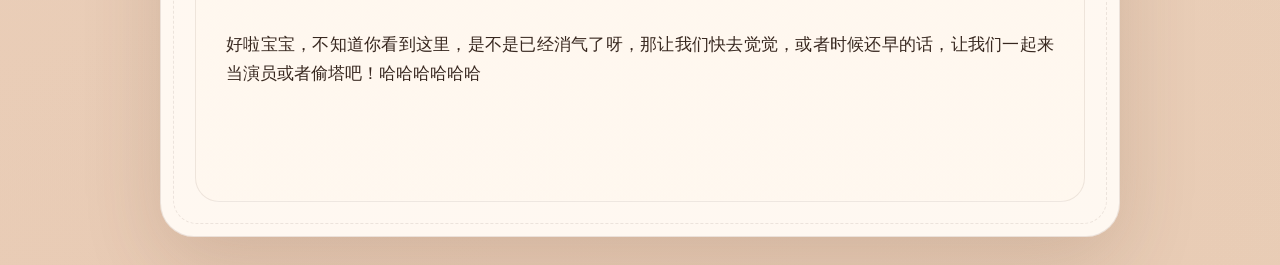
<file: 3/index.html>
<!doctype html>
<html lang="zh-CN">
<head>
  <meta charset="utf-8">
  <meta name="viewport" content="width=device-width, initial-scale=1">
  <meta name="description" content="一个只保留正文区域的生日信页面">
  <title>当你被王者气到时</title>
  <link rel="stylesheet" href="./styles.css">
</head>
<body>
  <main class="page-shell">
    <article class="letter-card">
      <header class="letter-header">
        <p class="eyebrow">记录我们的王者小剧场</p>
        <h1>当你被王者气到时</h1>
      </header>

      <div class="body">
        <p>亲爱的小晗晗，当你打开这封信时，你一定是被蠢蠢队友气的不得了了。没关系没关系啦~，我们先美美点一下举报键，维护峡谷秩序，然后跟潇潇一起，回顾一下我们在王者里的快乐时光吧！</p>
        <p>首先让我们来看看最解气的，被惩罚最狠的一个演员。这三个大数字看着太爽了，狄大人英明！希望刚刚坑你的臭臭队友也被这样严惩。哼，居然敢坑我的宝宝</p>
        <img src="./images/chaojiyanzhongdejubao.jpg" alt="照片 1">

        <p>记不记得，这个潇呀，开发了不少让人哭笑不得的玩法：</p>
        <p>比如超级肉盾盾山，血条都快变成条形码了，旁边的鲁班小面筋都看呆了(≧∀≦)。不过放心，都是用来保护你的哦</p>
        <img src="./images/tiaoxingmaxuetiaodunshan.jpg" alt="照片 2">

        <p>还记得我的献祭流雅典娜吗？关键时刻拯救队友与水深火热之中，虽然水深火热就是我造成的嘿嘿。好像每次到最后，都是万变不离其宗，通过偷塔取胜。就像这把，前期的队友都快气炸了准备举报了，最后都给我点赞哈哈哈哈</p>
        <p>想起有一次我们和你闺蜜他们玩的时候，晗晗自豪地介绍男朋友的玩法，让我好开心耶哈哈哈哈哈</p>

        <img src="./images/xianjiliu.jpg" alt="照片 3">

        <p>我们每次连跪之后，我们都会进行神秘的转运仪式——匹配摆烂。看这把的潇，国服韩信打野，结果真的只会打野。可是我们的安琪拉牢玩家实力超群，潇发现了赢的风险，立马加速发力，最后终于不负众望拿下失败。看到这个数据是真的没忍住笑出来，参团率0%已经超出三界之外，不在五行之中了。事后我还把这把发给了朋友，遭到了他们的一致辱骂，要我别匹配到他们哈哈哈哈哈</p>

        <img src="./images/yanyuanhanxin.jpg" alt="照片 4">

        <p>还有一次，在和孙沐泽小弟玩的时候。有一个路人关羽真的没素质，上来就抢孙沐泽兵线，欺负他。见此我们也就摆烂了，呼吁对面的朋友一起来杀关羽，关羽就这样美美1v9，被全图追杀。最后我们还在水晶旁边拍了大合照，峡谷很少有这么和谐的氛围。</p>
        <p>对了，这把还有欧亨利式结局，最后我们还赢了😂。注意看这张图上路超多小兵，对面好像就一直顶着巨大的兵线压力，然后米莱迪光速传送拿下胜利。</p>
        <img src="./images/sunmuze.jpg" alt="照片 5">

        <p>当然，这个王者也有对我们好的时候</p>
        <p>你看！新年的时候，小晗晗的超级高价小马糕，粉色可爱晗晗宝的到来少不了这次高价</p>

        <img src="./images/gaojiaxiaomagao.jpg" alt="照片 6">

        <p>还有小晗晗的超级无敌厉害蔡文姬，勺思元，朵朵。超级超级多的金牌银牌都放不下啦</p>

        <img src="./images/jinpaicaiwenji.jpg" alt="照片 6">

        <p>最最快乐的，莫过于我们的各自偷塔啦</p>

        <p>当你觉得压力大的时候，去看看李信。诶不对，视角怎么自己往李信那边移动了（原来是对面水晶爆了）（细节对面水晶空无一人）</p>
        <img src="./images/miaoshoushentou.jpg" alt="照片 6">
        <p>还有这次克隆大作战，我提议我们一起用刘禅偷塔，没想到棋逢对手，对面居然是五个米莱迪，场面一度混乱</p>
        <img src="./images/kelongtouta.jpg" alt="照片 6">
        <p>还有和朋友们一起五排的时候，我们选出的超级偷塔阵容，（好像韩信后面把惩戒也换成传送了，但是立马被姐姐骂了哈哈哈哈哈），对面看到已经急哭。这一晚，我们不知道上了多少颗星星，晗晗你觉得上分困难时可以一起五排呀</p>
        <img src="./images/wupaichaojitouta.jpg" alt="照片 6">
        
        <p>还有还有超级有纪念意义的第一次一起上王者，潇潇十年来都没打上王者，因为系统喜欢制裁老玩家，每次打排位都是不上不下，赢几把就来点超坑队友 。可是和宝宝晗一起玩以后，爱的力量打破了潇账号十年的诅咒</p>
        <img src="./images/diyiciyiqishangwangzhe.jpg" alt="照片 6">

        <p>还有很多有趣的时刻呀，比如我们最喜欢的晨跑，只可惜我们晨跑的时候激烈地比赛，都没有时间截图留念哈哈哈</p>

        <p>宝宝你看，深水小面筋和春花秋月的故事，不止是排位上分，还有超级超级多好玩的。这个王者真是让人又爱又恨，有时候真的被他气死啦，但是不得不说，他就像一座桥，让异地的我们有了多了很多很多交流感情的机会呀。这就是为什么我喜欢粘着你打王者，真的要好好谢谢他呀！</p>

        <p>好啦宝宝，不知道你看到这里，是不是已经消气了呀，那让我们快去觉觉，或者时候还早的话，让我们一起来当演员或者偷塔吧！哈哈哈哈哈哈</p>
      </div>
    </article>
  </main>
</body>
</html>
</file>
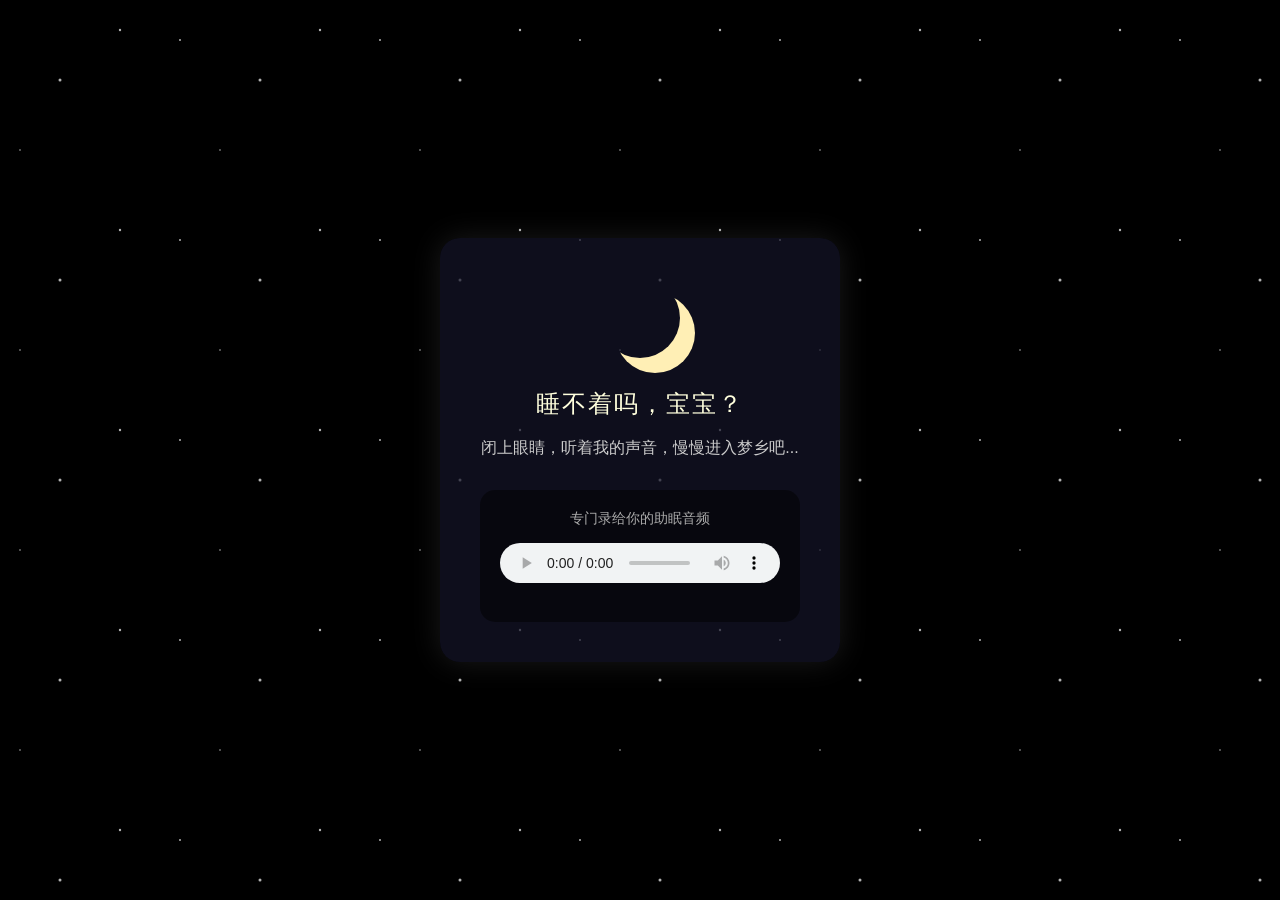
<file: 8/index.html>
<!DOCTYPE html>
<html lang="zh-CN">
<head>
    <meta charset="UTF-8">
    <meta name="viewport" content="width=device-width, initial-scale=1.0">
    <title>睡不着吗？听听我的声音吧</title>
    <link rel="stylesheet" href="styles.css">
</head>
<body>
    <div class="stars"></div>
    <div class="twinkling"></div>

    <div class="container">
        <div class="moon"></div>
        <h1>睡不着吗，宝宝？</h1>
        <p class="message">闭上眼睛，听着我的声音，慢慢进入梦乡吧...</p>
        
        <div class="player-container">
            <h2 id="track-title">专门录给你的助眠音频</h2>
            <audio id="audio-player" controls>
                <!-- 这里替换成你的实际录音文件路径 -->
                <source src="20260514_210123.m4a" type="audio/mp4">
                你的浏览器不支持音频播放功能哦。
            </audio>
        </div>
    </div>

    <script src="script.js"></script>
</body>
</html>
</file>
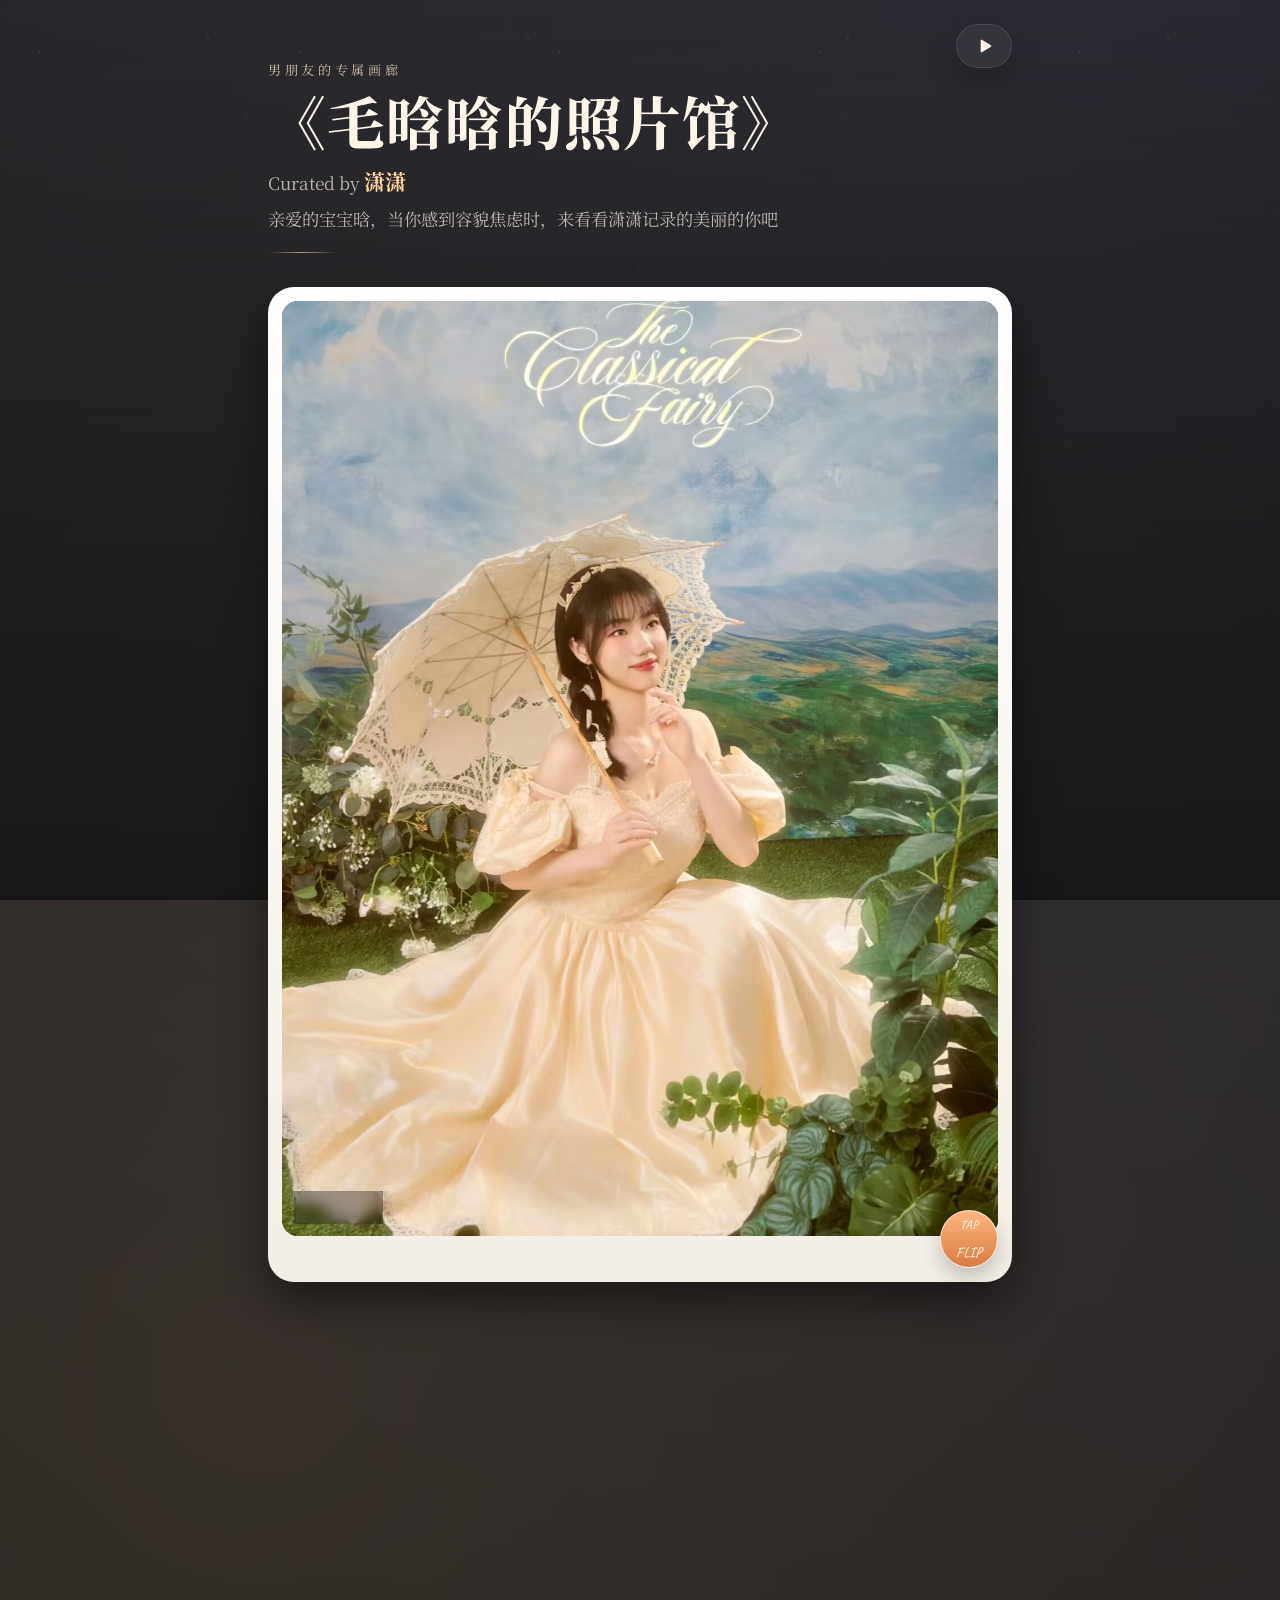
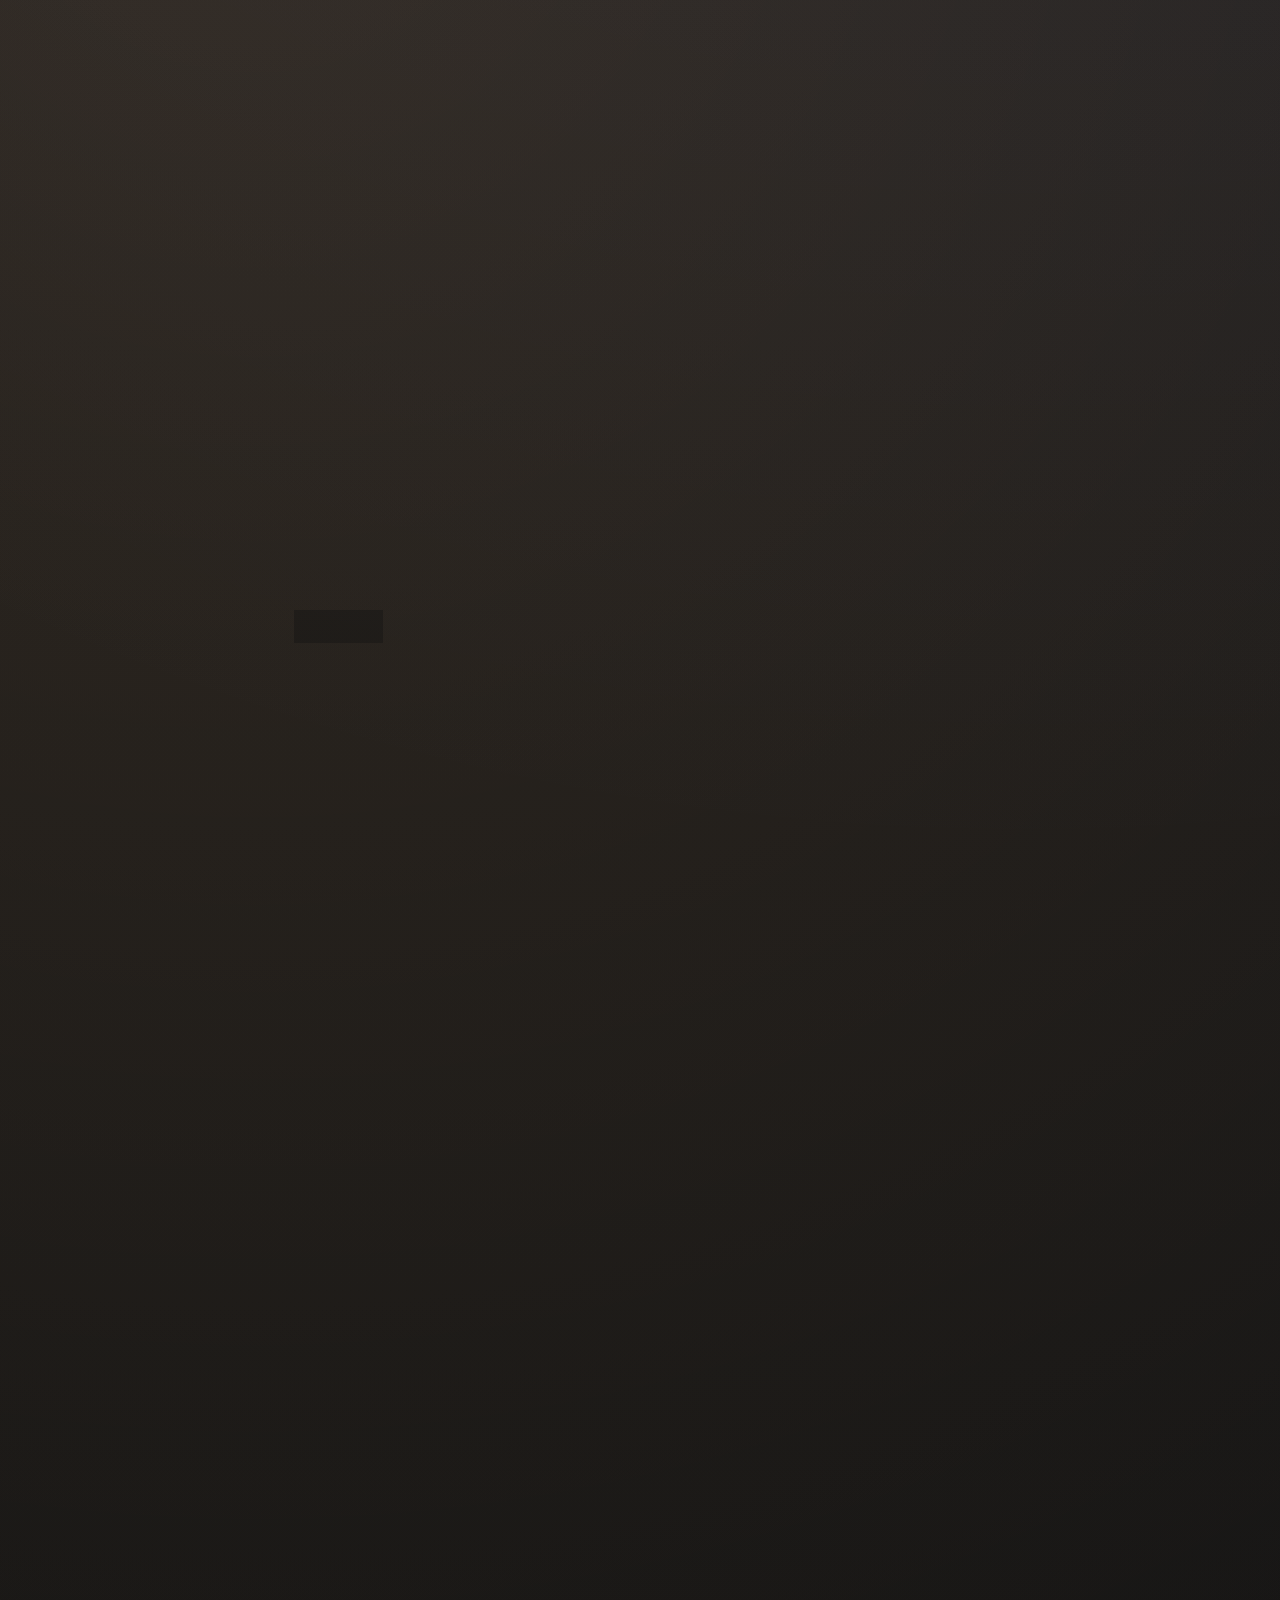
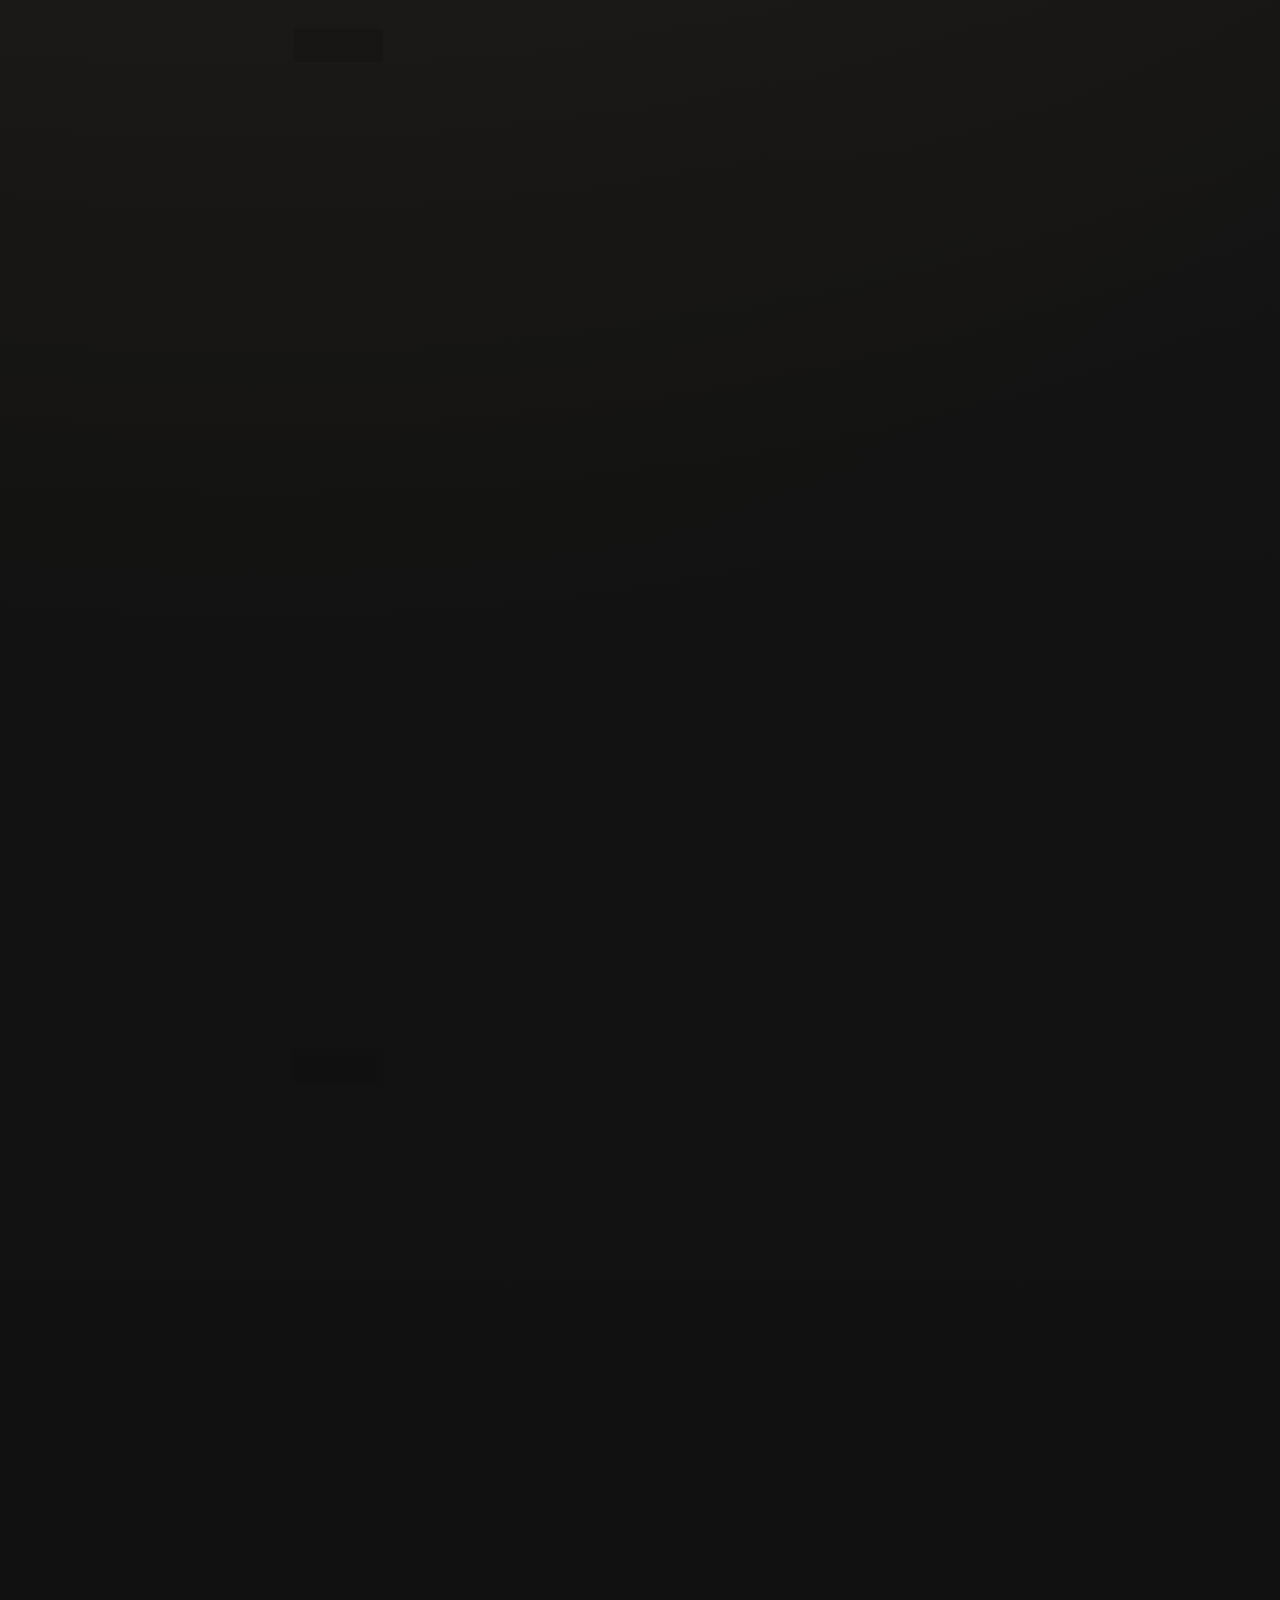
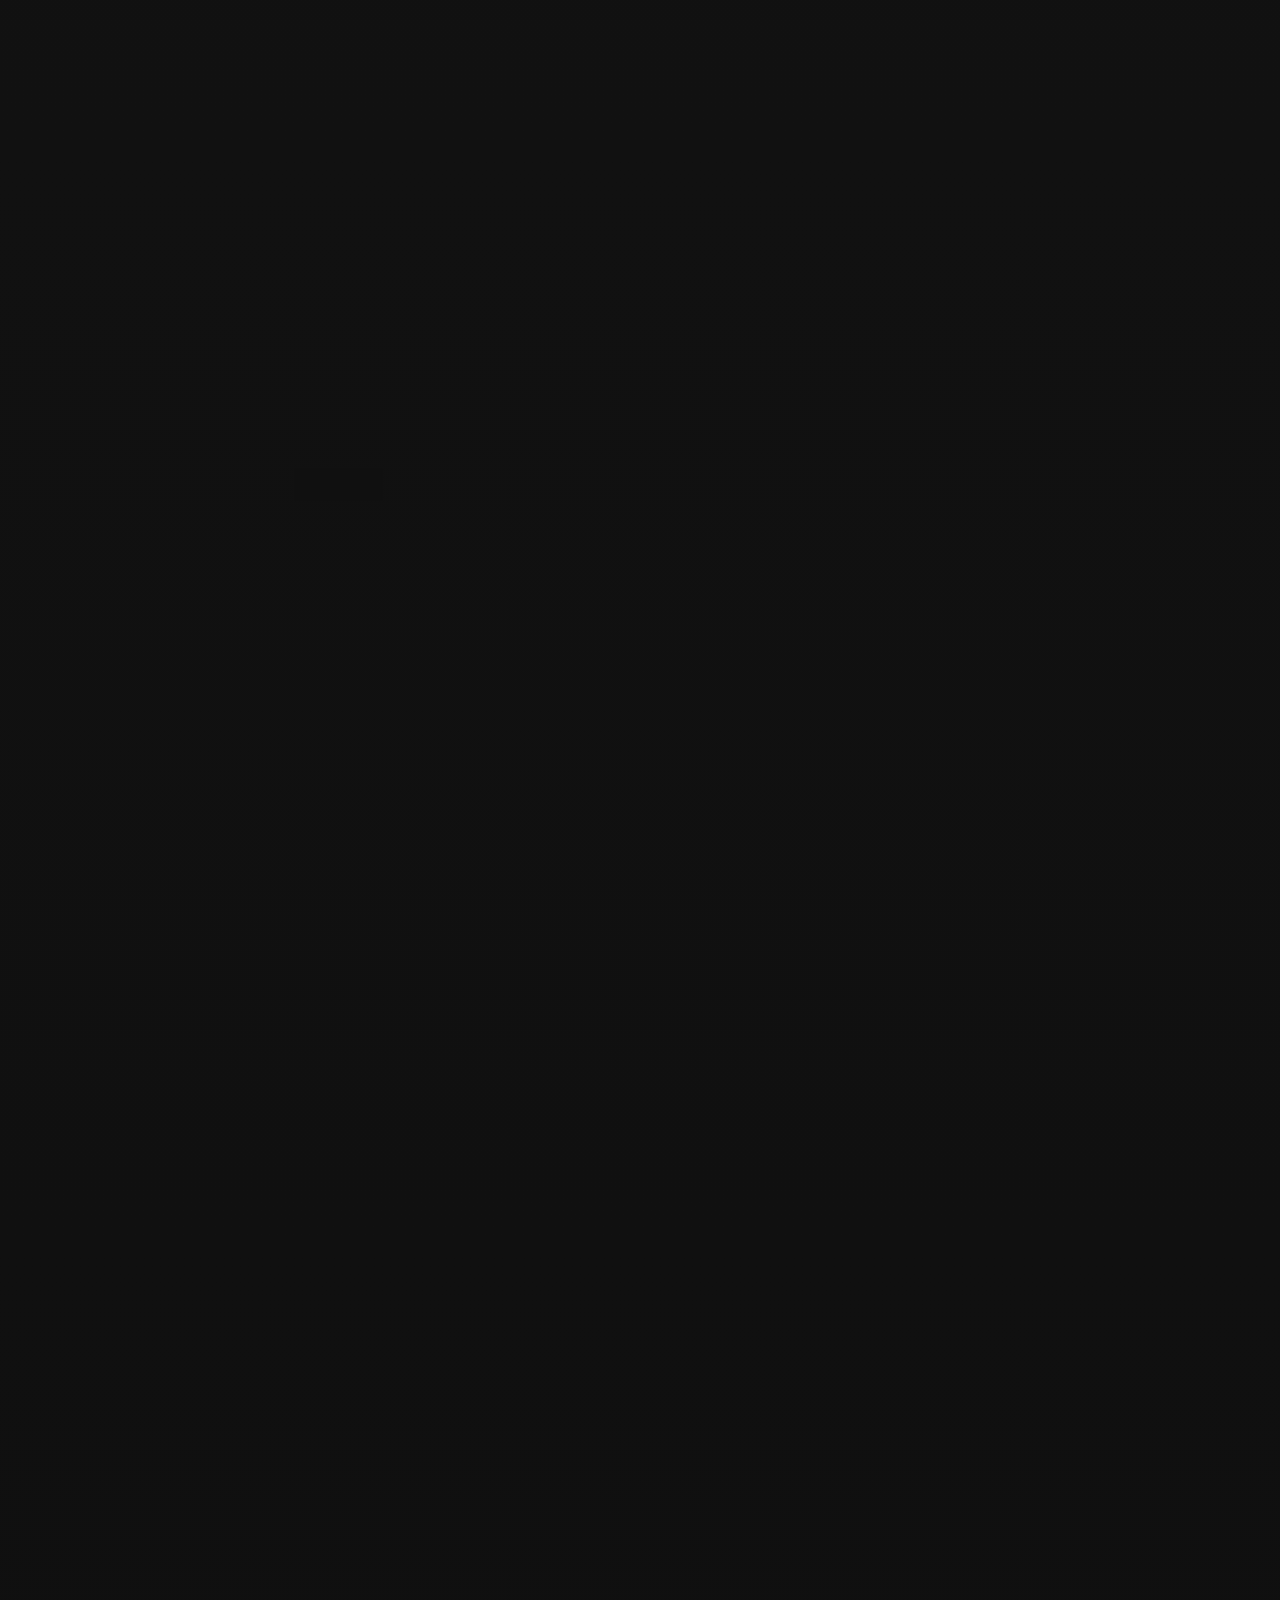
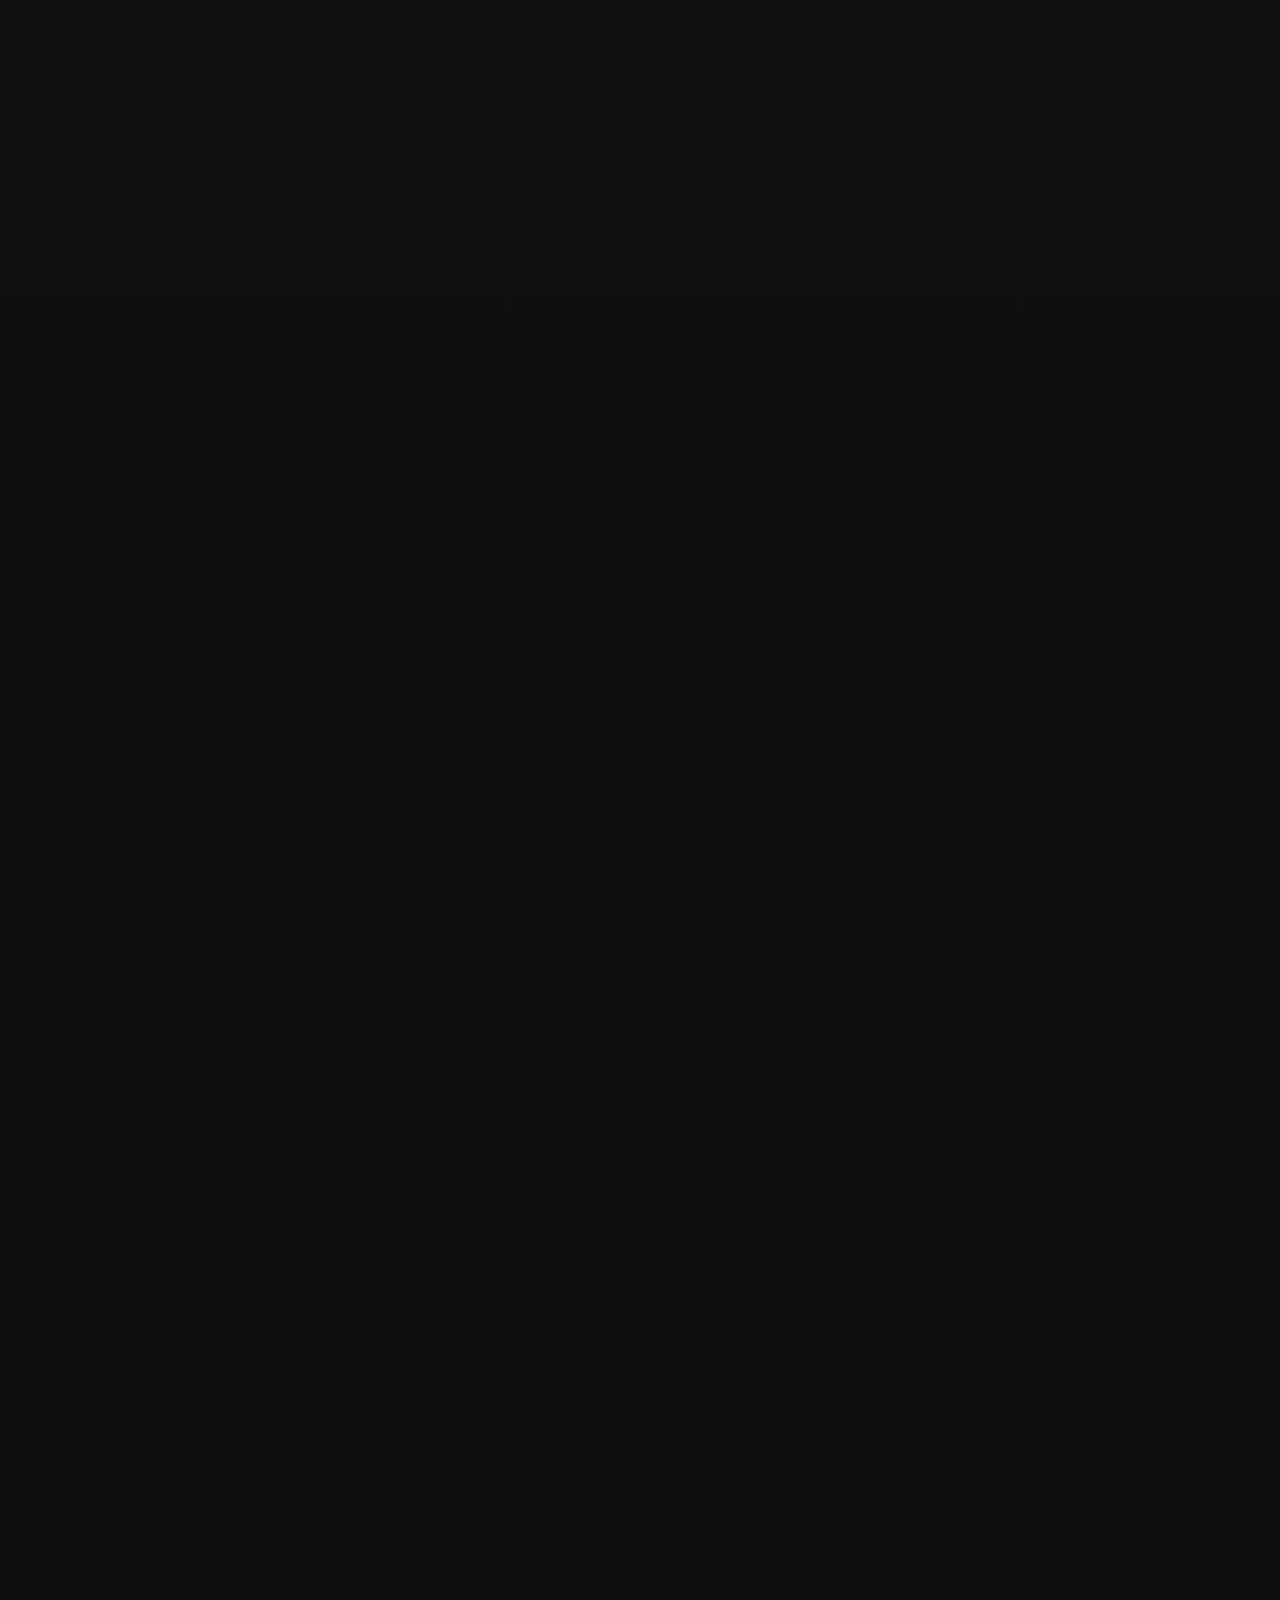
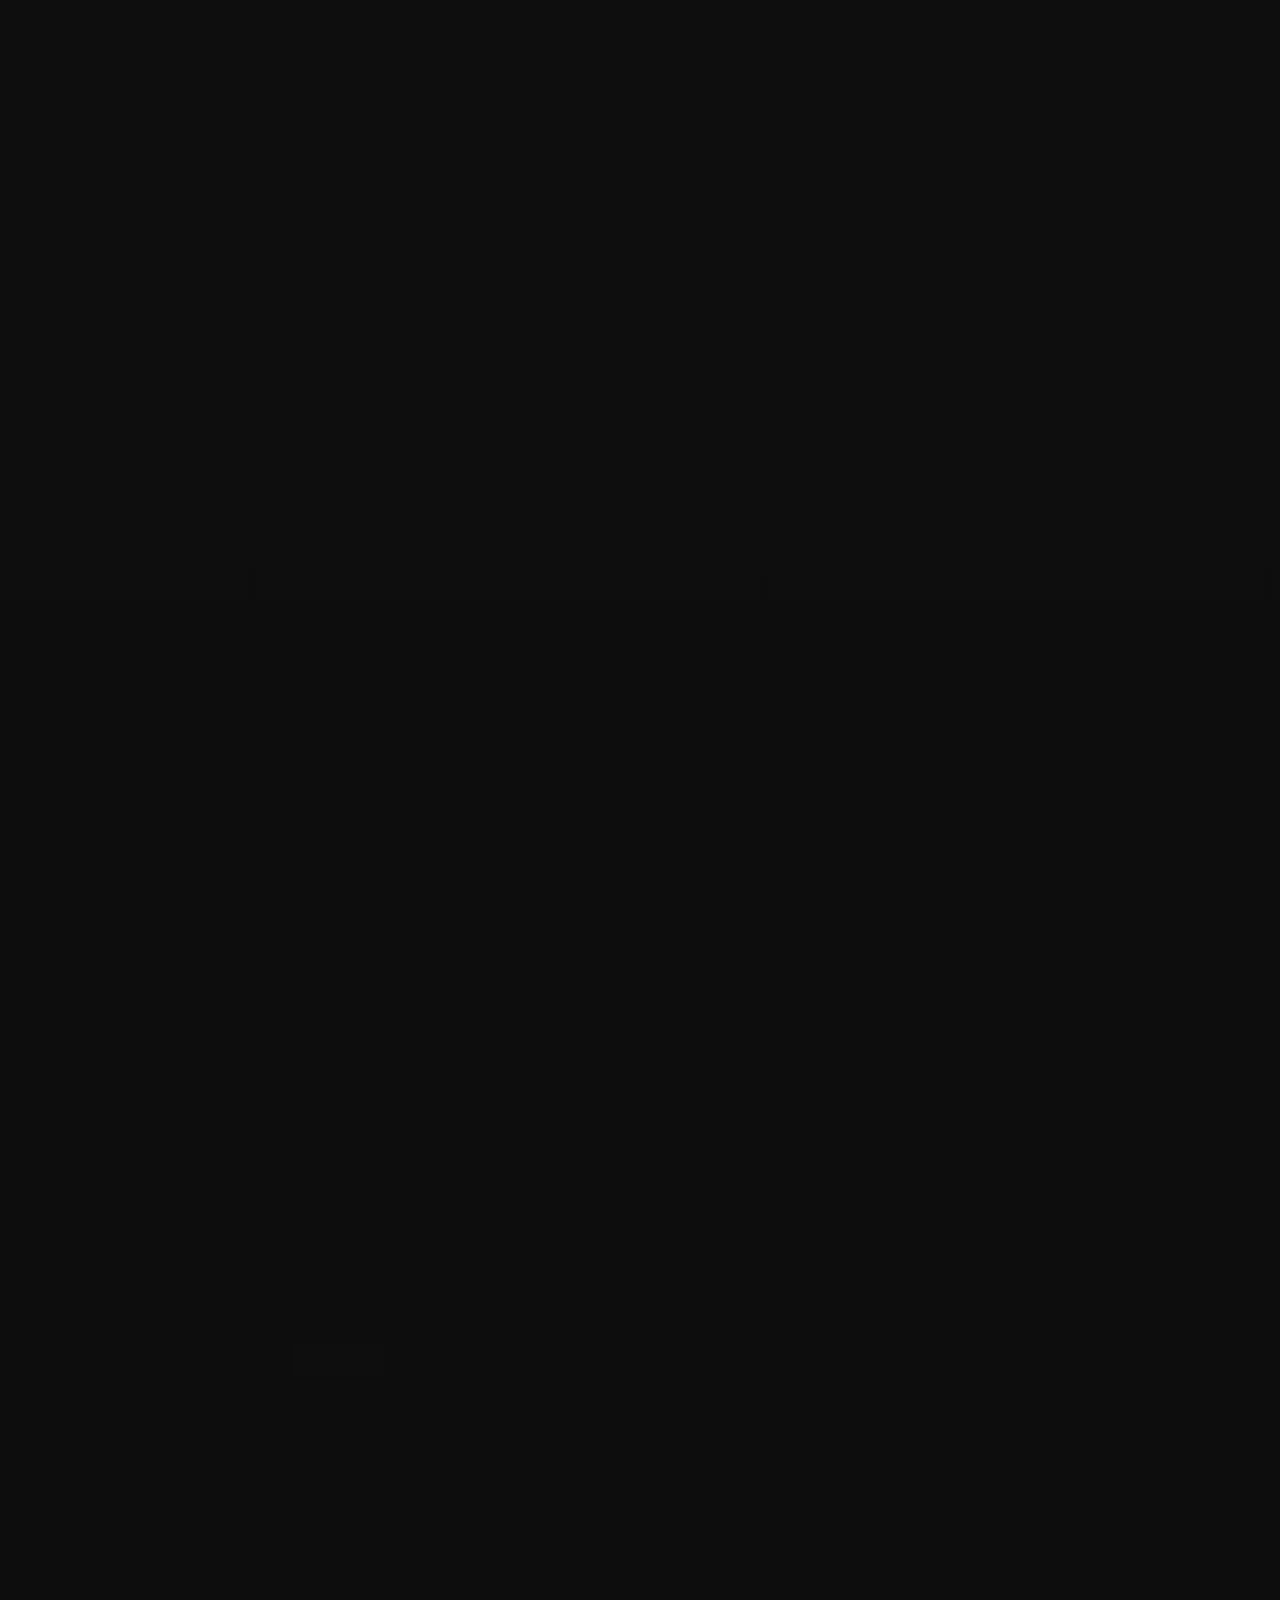
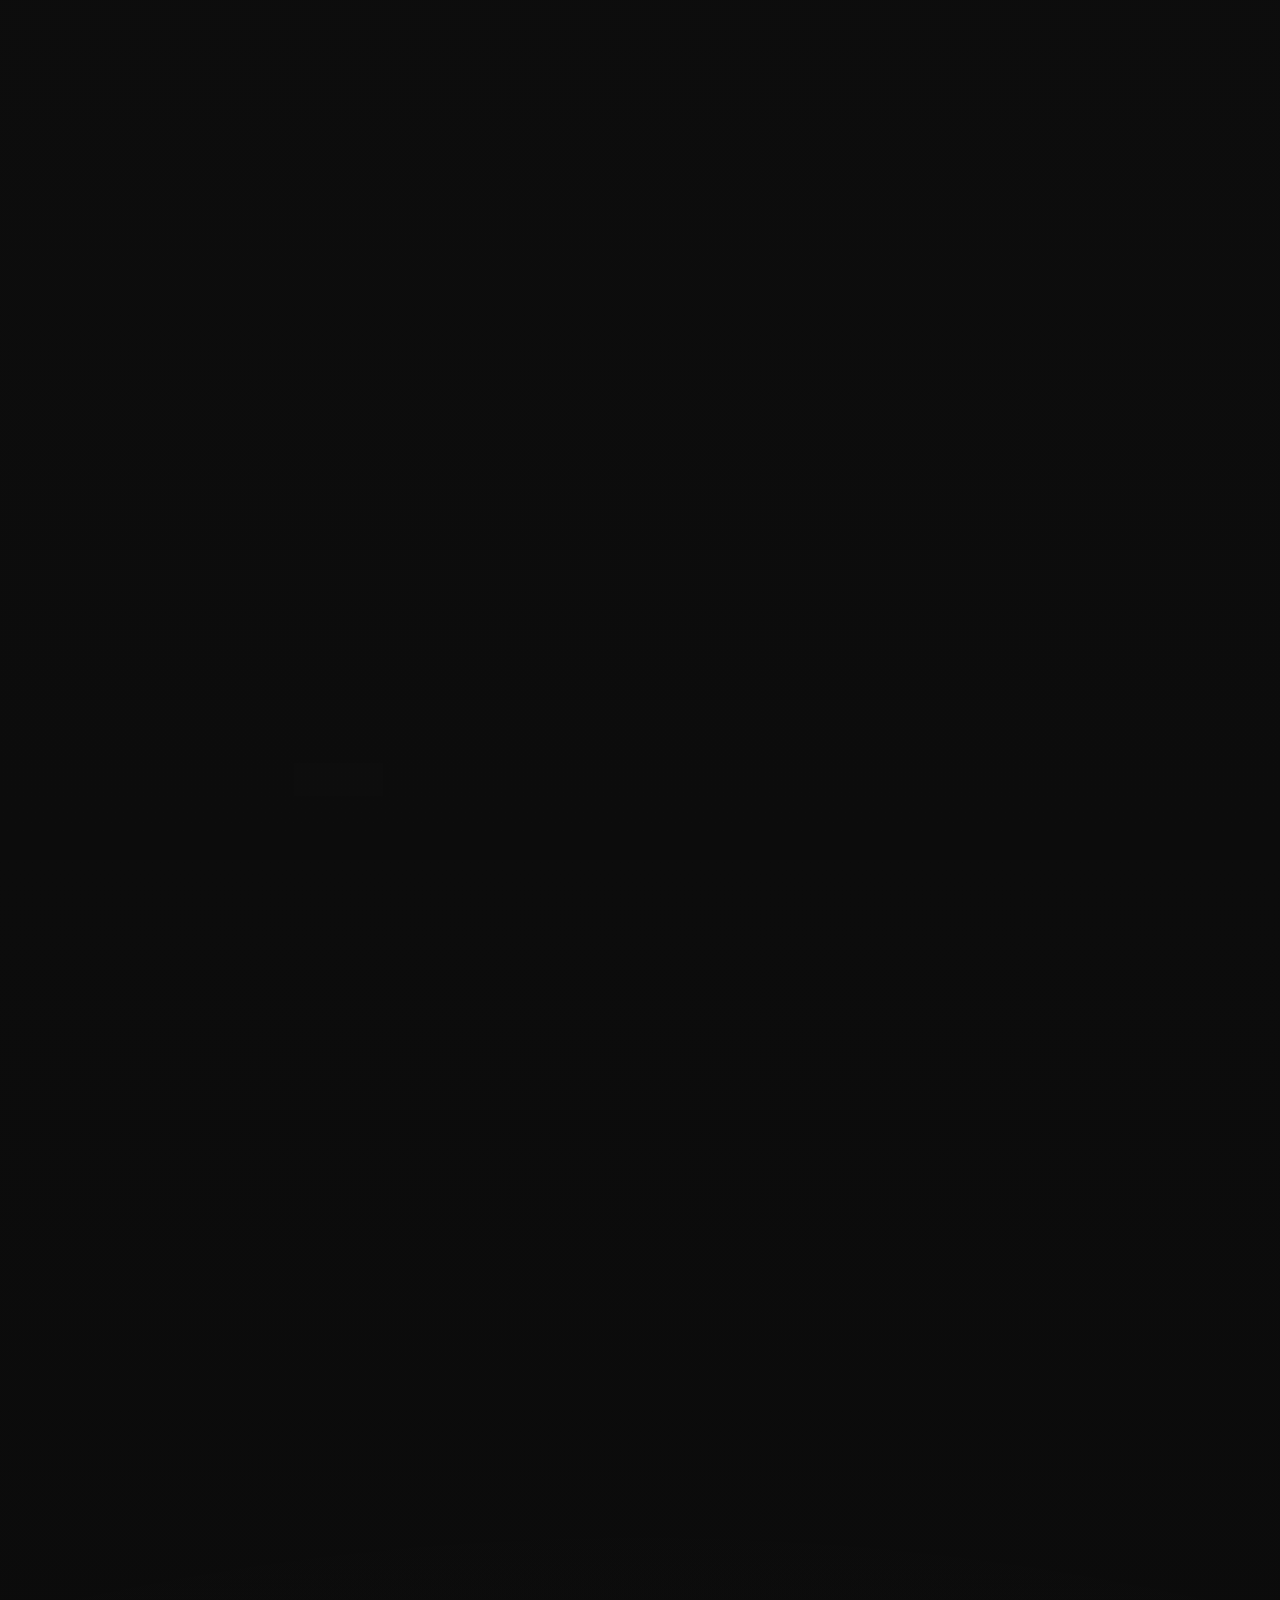
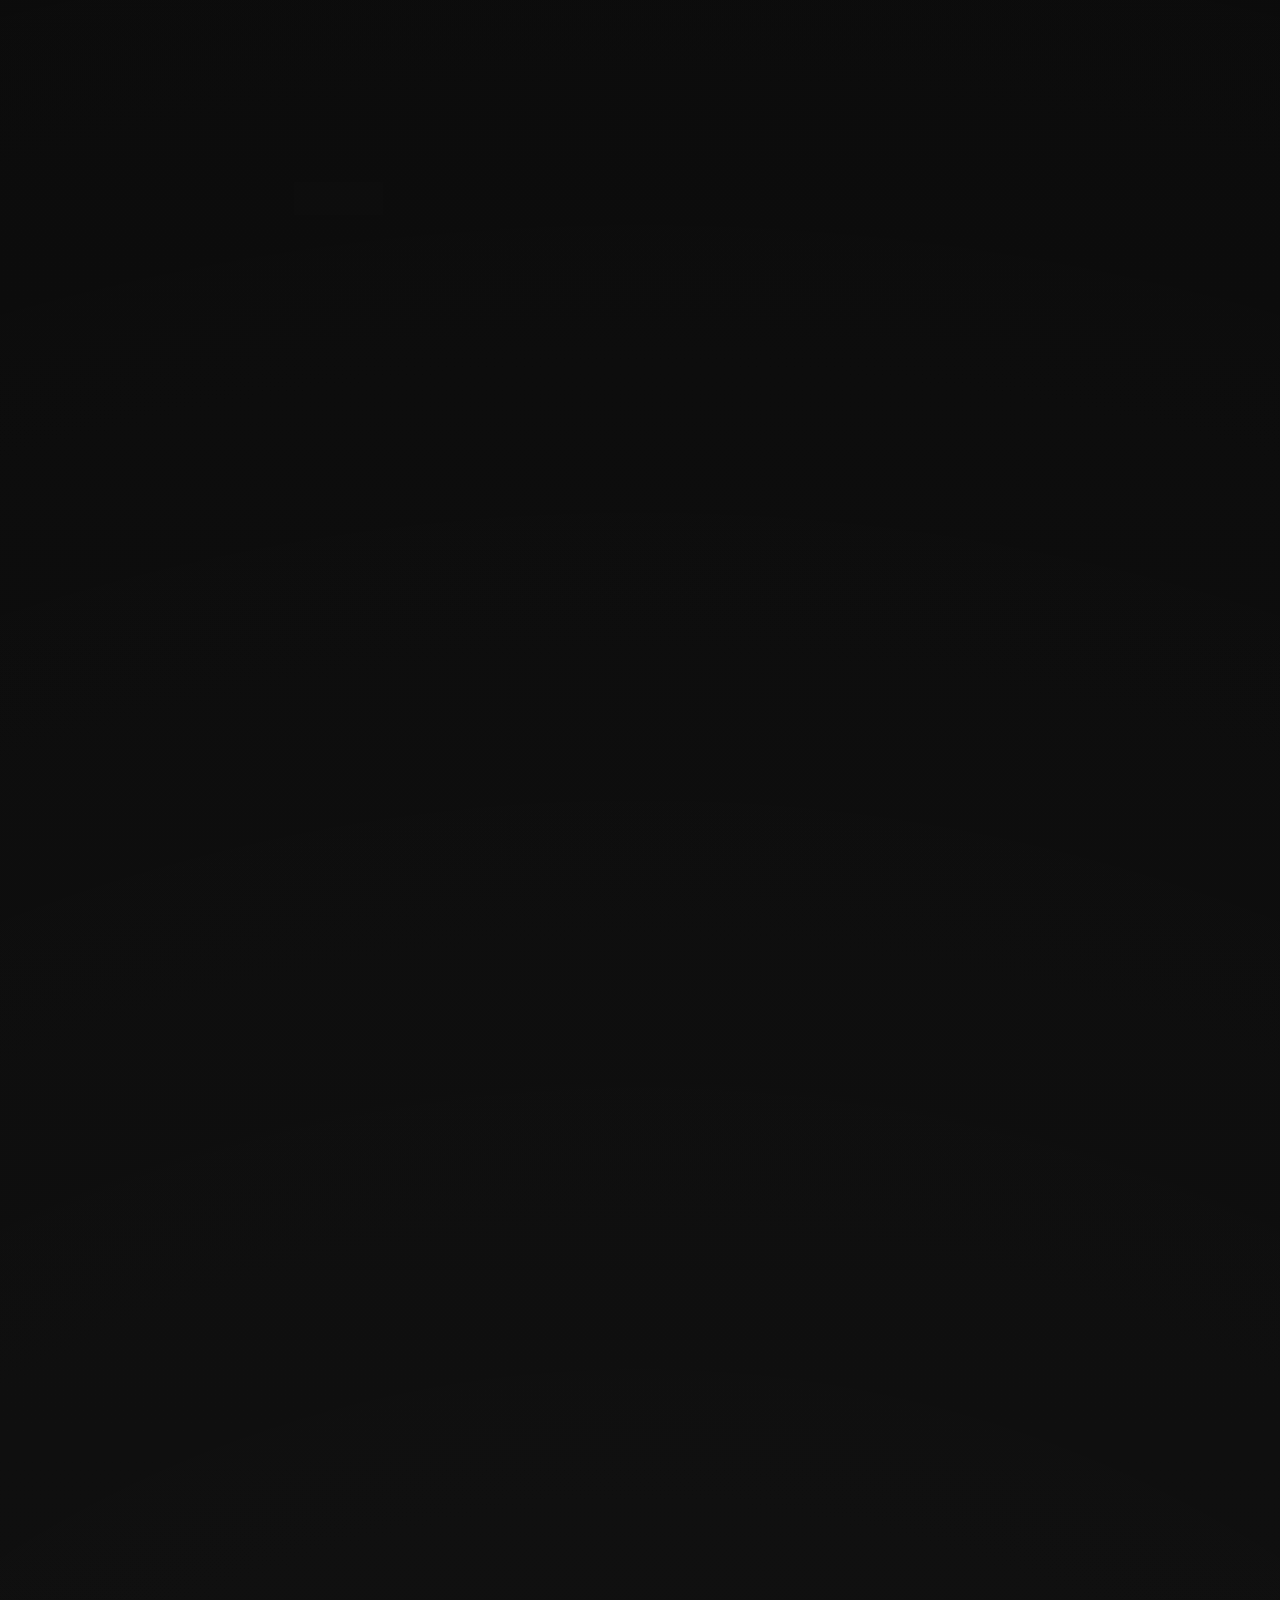
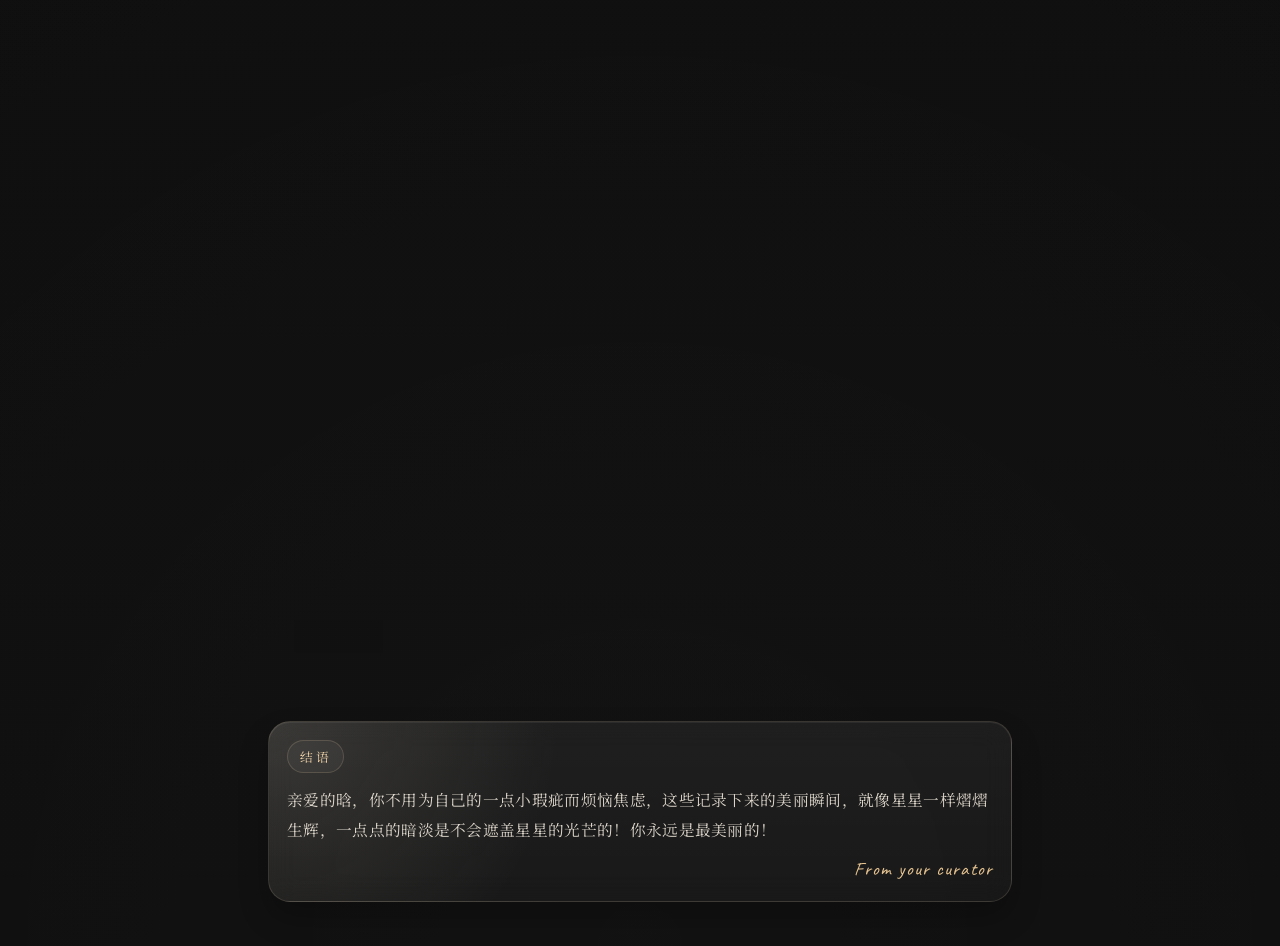
<file: 9/index.html>
<!DOCTYPE html>
<html lang="zh-CN">
<head>
  <meta charset="UTF-8" />
  <meta name="viewport" content="width=device-width, initial-scale=1, maximum-scale=1, minimum-scale=1, user-scalable=no, viewport-fit=cover" />
  <meta name="format-detection" content="telephone=no, email=no, address=no" />
  <meta name="theme-color" content="#121212" />
  <title>男朋友的专属画廊</title>
  <link rel="preconnect" href="https://fonts.googleapis.com" />
  <link rel="preconnect" href="https://fonts.gstatic.com" crossorigin />
  <link href="https://fonts.googleapis.com/css2?family=Caveat:wght@500;600;700&family=Ma+Shan+Zheng&family=Noto+Serif+SC:wght@400;500;600;700;800&display=swap" rel="stylesheet" />
  <style>
    :root {
      --bg: #121212;
      --bg-2: #1a1a1f;
      --bg-3: #090909;
      --text: #f7efe3;
      --muted: rgba(247, 239, 227, 0.72);
      --line: rgba(255, 255, 255, 0.08);
      --shadow: 0 18px 44px rgba(0, 0, 0, 0.48);
      --front: #f6f1ea;
      --paper: #ecd9b6;
      --paper-deep: #dcc18d;
      --paper-text: #4f3923;
      --accent: #ffd8a0;
      --accent-strong: #ffb16f;
    }

    * {
      box-sizing: border-box;
    }

    html {
      color-scheme: dark;
      -webkit-text-size-adjust: 100%;
      text-size-adjust: 100%;
    }

    body {
      margin: 0;
      min-height: 100svh;
      font-family: "Noto Serif SC", "PingFang SC", "Hiragino Sans GB", "Microsoft YaHei", serif;
      color: var(--text);
      background:
        radial-gradient(circle at 20% 10%, rgba(255, 191, 102, 0.12), transparent 20%),
        radial-gradient(circle at 80% 0%, rgba(132, 163, 255, 0.1), transparent 18%),
        radial-gradient(circle at 50% 100%, rgba(255, 255, 255, 0.04), transparent 20%),
        linear-gradient(180deg, var(--bg-2), var(--bg) 28%, var(--bg-3));
      overflow-x: hidden;
      -webkit-tap-highlight-color: transparent;
    }

    body::before,
    body::after {
      content: "";
      position: fixed;
      inset: 0;
      pointer-events: none;
      z-index: 0;
    }

    body::before {
      background-image:
        radial-gradient(circle at 15% 20%, rgba(255, 255, 255, 0.16) 0 1px, transparent 1.6px),
        radial-gradient(circle at 65% 12%, rgba(255, 227, 188, 0.16) 0 1px, transparent 1.6px),
        radial-gradient(circle at 82% 38%, rgba(255, 255, 255, 0.12) 0 1px, transparent 1.6px),
        radial-gradient(circle at 33% 68%, rgba(255, 255, 255, 0.08) 0 1px, transparent 1.6px),
        radial-gradient(circle at 88% 78%, rgba(255, 236, 210, 0.1) 0 1px, transparent 1.6px);
      background-size: 260px 260px, 320px 320px, 300px 300px, 380px 380px, 340px 340px;
      opacity: 0.55;
    }

    body::after {
      background: linear-gradient(180deg, rgba(18, 18, 18, 0.12), rgba(18, 18, 18, 0.8));
    }

    .app {
      position: relative;
      z-index: 1;
      width: min(100%, 780px);
      margin: 0 auto;
      padding: calc(18px + env(safe-area-inset-top)) 16px calc(36px + env(safe-area-inset-bottom));
    }

    .hero {
      position: relative;
      padding: 42px 0 18px;
    }

    .hero::after {
      content: "";
      display: block;
      width: 68px;
      height: 1px;
      margin-top: 18px;
      background: linear-gradient(90deg, transparent, rgba(255, 216, 160, 0.65), transparent);
    }

    .eyebrow {
      margin: 0 0 10px;
      font-size: 0.82rem;
      letter-spacing: 0.28em;
      text-transform: uppercase;
      color: rgba(255, 231, 194, 0.78);
    }

    h1 {
      margin: 0;
      font-size: clamp(2rem, 8vw, 3.6rem);
      line-height: 1.08;
      letter-spacing: 0.02em;
      font-weight: 800;
      color: #fff6ea;
      text-wrap: balance;
    }

    .hero-subtitle {
      margin: 14px 0 0;
      font-size: clamp(0.98rem, 3.6vw, 1.08rem);
      line-height: 1.8;
      color: var(--muted);
    }

    .hero-subtitle strong {
      color: var(--accent);
      font-family: "Caveat", "Noto Serif SC", cursive;
      font-size: 1.22em;
      font-weight: 700;
      letter-spacing: 0.02em;
    }

    .music-toggle {
      position: absolute;
      top: 6px;
      right: 0;
      display: inline-flex;
      align-items: center;
      justify-content: center;
      gap: 8px;
      min-width: 56px;
      min-height: 44px;
      padding: 10px 14px;
      border: 1px solid rgba(255, 255, 255, 0.1);
      border-radius: 999px;
      color: #fff5ea;
      background: rgba(255, 255, 255, 0.05);
      box-shadow: 0 12px 28px rgba(0, 0, 0, 0.22);
      backdrop-filter: blur(16px);
      -webkit-backdrop-filter: blur(16px);
      cursor: pointer;
      touch-action: manipulation;
      transition: transform 0.24s ease, background 0.24s ease, border-color 0.24s ease;
    }

    .music-toggle:active {
      transform: scale(0.97);
    }

    .music-toggle:focus-visible {
      outline: 2px solid rgba(255, 216, 160, 0.9);
      outline-offset: 3px;
    }

    .music-icon {
      display: inline-grid;
      place-items: center;
      width: 20px;
      height: 20px;
    }

    .music-icon svg {
      width: 100%;
      height: 100%;
      fill: currentColor;
      display: block;
    }

    .music-toggle[data-playing="true"] .icon-play {
      display: none;
    }

    .music-toggle[data-playing="false"] .icon-pause {
      display: none;
    }

    .music-note {
      display: none;
    }

    .tip {
      margin: 14px 0 8px;
      padding: 12px 14px;
      border: 1px solid rgba(255, 255, 255, 0.08);
      border-radius: 18px;
      color: rgba(247, 239, 227, 0.84);
      background: rgba(255, 255, 255, 0.035);
      box-shadow: inset 0 1px 0 rgba(255, 255, 255, 0.05);
      line-height: 1.7;
      font-size: 0.96rem;
    }

    .gallery {
      display: grid;
      gap: 22px;
      padding-top: 16px;
    }

    .flip-card {
      position: relative;
      width: 100%;
      aspect-ratio: 4 / 5.35;
      border: 0;
      padding: 0;
      background: transparent;
      perspective: 1600px;
      cursor: pointer;
      touch-action: manipulation;
      text-align: left;
      -webkit-appearance: none;
      appearance: none;
    }

    .flip-card:focus-visible {
      outline: 2px solid rgba(255, 216, 160, 0.85);
      outline-offset: 6px;
      border-radius: 28px;
    }

    .card-inner {
      position: absolute;
      inset: 0;
      transform-style: preserve-3d;
      transition: transform 0.92s cubic-bezier(0.2, 0.8, 0.2, 1);
      will-change: transform;
    }

    .flip-card.is-flipped .card-inner {
      transform: rotateY(180deg);
    }

    .card-face {
      position: absolute;
      inset: 0;
      overflow: hidden;
      border-radius: 26px;
      backface-visibility: hidden;
      -webkit-backface-visibility: hidden;
      box-shadow: var(--shadow);
    }

    .card-front {
      padding: 14px 14px 46px;
      background:
        linear-gradient(180deg, rgba(255, 255, 255, 0.95), rgba(243, 238, 230, 0.98)),
        var(--front);
    }

    .photo-frame {
      position: relative;
      height: 100%;
      min-height: 0;
      border-radius: 16px;
      overflow: hidden;
      background: #0f0f12;
      box-shadow: inset 0 0 0 1px rgba(255, 255, 255, 0.14);
    }

    .photo-frame::after {
      content: "轻触翻面";
      position: absolute;
      left: 12px;
      bottom: 12px;
      padding: 6px 10px;
      border-radius: 999px;
      font-family: "Caveat", cursive;
      font-size: 1rem;
      letter-spacing: 0.08em;
      color: rgba(255, 247, 234, 0.92);
      background: rgba(18, 18, 18, 0.36);
      backdrop-filter: blur(6px);
      -webkit-backdrop-filter: blur(6px);
    }

    .photo-frame img {
      display: block;
      width: 100%;
      height: 100%;
      object-fit: cover;
      object-position: center;
      filter: saturate(1.02) contrast(1.04) brightness(1.01);
      transform: scale(1.01);
    }

    .card-back {
      transform: rotateY(180deg);
      display: flex;
      flex-direction: column;
      justify-content: space-between;
      padding: 18px 18px 20px;
      color: var(--paper-text);
      background:
        radial-gradient(circle at 15% 10%, rgba(255, 255, 255, 0.42), transparent 22%),
        radial-gradient(circle at 90% 20%, rgba(255, 255, 255, 0.18), transparent 20%),
        linear-gradient(180deg, #f3e3c3 0%, #ead1a0 100%);
    }

    .card-back::before {
      content: "";
      position: absolute;
      inset: 0;
      background:
        linear-gradient(115deg, rgba(255, 255, 255, 0.16), transparent 26%, rgba(120, 92, 49, 0.03) 48%, transparent 72%, rgba(255, 255, 255, 0.12)),
        repeating-linear-gradient(0deg, rgba(111, 82, 42, 0.028) 0 2px, transparent 2px 6px);
      opacity: 0.7;
      pointer-events: none;
    }

    .card-back > * {
      position: relative;
      z-index: 1;
    }

    /* 已移除 .back-label 视觉元素（按要求隐藏馆长短评的标签与外框） */

    .back-text {
      margin: 8px 0 0;
      font-family: "Ma Shan Zheng", "Noto Serif SC", serif;
      font-size: clamp(1.08rem, 4vw, 1.32rem);
      line-height: 1.9;
      letter-spacing: 0.02em;
      text-shadow: 0 1px 0 rgba(255, 255, 255, 0.2);
    }

    .back-signature {
      margin-top: 14px;
      text-align: right;
      font-family: "Caveat", cursive;
      font-size: 1.15rem;
      color: rgba(79, 57, 35, 0.82);
      letter-spacing: 0.06em;
    }

    .card-sticker {
      position: absolute;
      right: 14px;
      bottom: 14px;
      width: 58px;
      height: 58px;
      border-radius: 50%;
      border: 1px solid rgba(255, 255, 255, 0.75);
      display: grid;
      place-items: center;
      color: #fff;
      background: linear-gradient(180deg, #ffb57f, #d87c41);
      box-shadow: 0 10px 20px rgba(0, 0, 0, 0.2);
      font-family: "Caveat", cursive;
      font-size: 0.92rem;
      line-height: 1;
      text-align: center;
    }

    .card-sticker small {
      display: block;
      font-size: 0.82rem;
      opacity: 0.95;
    }

    .footer-space {
      height: 8px;
    }

    .closing-note {
      margin-top: 10px;
      padding: 18px 18px 20px;
      border: 1px solid rgba(255, 232, 196, 0.14);
      border-radius: 22px;
      background:
        radial-gradient(circle at top left, rgba(255, 246, 227, 0.13), transparent 38%),
        linear-gradient(180deg, rgba(255, 255, 255, 0.055), rgba(255, 255, 255, 0.03));
      box-shadow: inset 0 1px 0 rgba(255, 255, 255, 0.06), 0 16px 30px rgba(0, 0, 0, 0.24);
      backdrop-filter: blur(14px);
      -webkit-backdrop-filter: blur(14px);
    }

    .closing-note__label {
      display: inline-flex;
      align-items: center;
      gap: 8px;
      margin-bottom: 12px;
      padding: 6px 12px;
      border-radius: 999px;
      color: rgba(255, 224, 177, 0.9);
      background: rgba(255, 255, 255, 0.04);
      border: 1px solid rgba(255, 224, 177, 0.16);
      font-size: 0.8rem;
      letter-spacing: 0.2em;
      text-transform: uppercase;
    }

    .closing-note__text {
      margin: 0;
      color: rgba(247, 239, 227, 0.88);
      font-size: 0.98rem;
      line-height: 1.9;
      letter-spacing: 0.02em;
    }

    .closing-note__signature {
      margin-top: 12px;
      text-align: right;
      font-family: "Caveat", cursive;
      font-size: 1.18rem;
      color: rgba(255, 216, 160, 0.9);
      letter-spacing: 0.06em;
    }

    @media (min-width: 680px) {
      .app {
        padding-inline: 18px;
      }

      .gallery {
        gap: 24px;
      }
    }

    @media (prefers-reduced-motion: reduce) {
      .card-inner,
      .music-toggle {
        transition: none;
      }

      .music-icon svg {
        animation: none !important;
      }
    }

    @keyframes pulseBar {
      0%, 100% {
        transform: scaleY(0.68);
        opacity: 0.62;
      }
      50% {
        transform: scaleY(1);
        opacity: 1;
      }
    }

    .music-toggle[data-playing="true"] .icon-pause rect {
      animation: pulseBar 1.1s ease-in-out infinite;
      transform-origin: center bottom;
    }

    .music-toggle[data-playing="true"] .icon-pause rect:nth-child(1) {
      animation-delay: 0s;
    }

    .music-toggle[data-playing="true"] .icon-pause rect:nth-child(2) {
      animation-delay: 0.12s;
    }
  </style>
</head>
<body>
  <main class="app">
    <header class="hero">
      <button class="music-toggle" id="musicToggle" type="button" aria-pressed="false" aria-label="播放背景音乐" data-playing="false">
        <span class="music-icon" aria-hidden="true">
          <svg class="icon icon-play" viewBox="0 0 24 24" role="presentation" aria-hidden="true">
            <path d="M8 5.5v13a1 1 0 0 0 1.51.86l10.8-6.5a1 1 0 0 0 0-1.72l-10.8-6.5A1 1 0 0 0 8 5.5Z"></path>
          </svg>
          <svg class="icon icon-pause" viewBox="0 0 24 24" role="presentation" aria-hidden="true">
            <rect x="6" y="5.5" width="4" height="13" rx="1.2"></rect>
            <rect x="14" y="5.5" width="4" height="13" rx="1.2"></rect>
          </svg>
        </span>
        <span class="music-note">音乐</span>
      </button>

      <p class="eyebrow">男朋友的专属画廊</p>
      <h1 id="galleryTitle">《宝宝晗 · 绝美特展》</h1>
      <p class="hero-subtitle">Curated by <strong>潇潇</strong> <br><span>亲爱的宝宝晗，当你感到容貌焦虑时，来看看潇潇记录的美丽的你吧</span></p>
    </header>


    <section class="gallery" id="gallery" aria-label="照片展览"></section>
    <section class="closing-note" aria-label="结语">
      <div class="closing-note__label">结语</div>
      <p class="closing-note__text">亲爱的晗，你不用为自己的一点小瑕疵而烦恼焦虑，这些记录下来的美丽瞬间，就像星星一样熠熠生辉，一点点的暗淡是不会遮盖星星的光芒的！你永远是最美丽的！</p>
      <div class="closing-note__signature">From your curator</div>
    </section>
    <div class="footer-space" aria-hidden="true"></div>
  </main>

  <audio id="backgroundMusic" preload="auto" loop playsinline autoplay>
    <source src="./music/M500004VR0Hn3bkqqE.mp3" type="audio/mpeg" />
  </audio>

  <script>
    const heroConfig = {
      babeName: "毛晗晗",
      curatorName: "潇潇"
    };

    const galleryData = [
      {
        image: "./images/1.jpg",
        text: "哈喽亲爱的宝宝晗<br>我想这是你最喜欢的照片，所以我把他放在第一张<br>18岁的你，充满了爱与希望，美的像一幅油画<br>"
      },
      {
        image: "./images/2.jpg",
        text: "看到这个可爱新年晗晗的人，都会交上好运哦"
      },
      {
        image: "./images/3.jpg",
        text: "这张照片非常非常有气质，就像女王一样华丽动人"
      },
      {
        image: "./images/4.jpg",
        text: "这个是准备拍写真的小晗晗，眼睛大大的好可爱哈哈哈哈"
      },

      {
        image: "./images/7.jpg",
        text: "仙女下凡！小小的北宁公园有大大的美女"
      },
      {
        image: "./images/8.jpg",
        text: "偷偷给潇潇一个大惊喜的晗，彻底抓住了潇的心哦"
      },
      {
        image: "./images/9.jpg",
        text: "这个和小狗狗合照的小晗晗真的超级可爱，照片里有两个小宝宝"
      },
      {
        image: "./images/10.jpg",
        text: "哈哈哈哈这个可能跟我在制作生日礼物时候的晗差不多，嘟起小嘴看书哈哈哈哈"
      },
      {
        image: "./images/11.jpg",
        text: "潇潇的头像，这张美丽的侧脸，眼睛里有星星哦"
      },
      {
        image: "./images/12.jpg",
        text: "这身衣服真的很适合你哦，有一种温柔淑雅的感觉"
      },
      {
        image: "./images/13.jpg",
        text: "那段时间的晗晗心情有一点down down的，但是在烟台和恬恬的假期真的很治愈，一段难忘的回忆"
      },
      {
        image: "./images/14.jpg",
        text: "来提升实验室平均颜值啦"
      },
      {
        image: "./images/15.jpg",
        text: "三分靠潇潇拍，七分靠晗晗p图，剩下九十分全凭女朋友长得美呀"
      }
    ];

    const gallery = document.getElementById("gallery");
    const title = document.getElementById("galleryTitle");
    const musicToggle = document.getElementById("musicToggle");
    const backgroundMusic = document.getElementById("backgroundMusic");

    title.textContent = `《${heroConfig.babeName}的照片馆》`;
    document.title = `${heroConfig.babeName}的照片馆`;
    document.querySelector(".hero-subtitle strong").textContent = heroConfig.curatorName;

    function createCard(item, index) {
      const card = document.createElement("button");
      card.type = "button";
      card.className = "flip-card";
      card.setAttribute("aria-pressed", "false");
      card.setAttribute("aria-label", `第 ${index + 1} 张照片，点击翻转查看馆长短评`);

      card.innerHTML = `
        <div class="card-inner">
          <div class="card-face card-front">
            <div class="photo-frame">
              <img src="${item.image}" alt="第 ${index + 1} 张照片" loading="lazy" decoding="async" />
            </div>
            <div class="card-sticker" aria-hidden="true">
              <small>TAP</small>
              FLIP
            </div>
          </div>
          <div class="card-face card-back">
            <div>
              <p class="back-text">${item.text}</p>
            </div>
            <div class="back-signature">From your curator</div>
          </div>
        </div>
      `;

      card.addEventListener("click", () => {
        const flipped = card.classList.toggle("is-flipped");
        card.setAttribute("aria-pressed", String(flipped));
      });

      return card;
    }

    function renderGallery() {
      const fragment = document.createDocumentFragment();
      galleryData.forEach((item, index) => {
        fragment.appendChild(createCard(item, index));
      });
      gallery.appendChild(fragment);
    }

    async function startMusic() {
      if (!backgroundMusic) {
        return;
      }

      try {
        backgroundMusic.currentTime = backgroundMusic.currentTime || 0;
        await backgroundMusic.play();
      } catch (error) {
        console.warn("音乐播放失败", error);
        return;
      }

      musicToggle.dataset.playing = "true";
      musicToggle.setAttribute("aria-pressed", "true");
      musicToggle.setAttribute("aria-label", "暂停背景音乐");
    }

    async function tryAutoplayMusic() {
      if (!backgroundMusic) {
        return;
      }

      try {
        await startMusic();
      } catch (error) {
        console.warn("自动播放被浏览器拦截", error);
        musicToggle.dataset.playing = "false";
        musicToggle.setAttribute("aria-pressed", "false");
        musicToggle.setAttribute("aria-label", "播放背景音乐");
      }
    }

    function stopMusic() {
      if (!backgroundMusic) {
        return;
      }

      backgroundMusic.pause();

      musicToggle.dataset.playing = "false";
      musicToggle.setAttribute("aria-pressed", "false");
      musicToggle.setAttribute("aria-label", "播放背景音乐");
    }

    musicToggle.addEventListener("click", async () => {
      if (musicToggle.dataset.playing === "true") {
        stopMusic();
        return;
      }

      try {
        await startMusic();
      } catch (error) {
        console.warn("音乐启动失败", error);
      }
    });

    renderGallery();
    tryAutoplayMusic();
  </script>
</body>
</html>
</file>
<file: styles.css>
:root {
  color-scheme: light;
  --bg: #f7ecdf;
  --bg-deep: #ead2bb;
  --paper: rgba(255, 250, 244, 0.96);
  --ink: #37271f;
  --muted: #7b6256;
  --line: rgba(123, 98, 86, 0.16);
  --accent-strong: #9a4a39;
  --accent-soft: #d78b74;
  --shadow: 0 26px 80px rgba(88, 54, 37, 0.16);
  --radius-xl: 34px;
  --radius-lg: 24px;
  --radius-md: 16px;
}

* {
  box-sizing: border-box;
}

html,
body {
  min-height: 100%;
}

body {
  margin: 0;
  display: grid;
  place-items: center;
  padding: 28px 18px;
  color: var(--ink);
  background:
    radial-gradient(circle at top left, rgba(255, 255, 255, 0.82), transparent 30%),
    radial-gradient(circle at 85% 15%, rgba(154, 74, 57, 0.14), transparent 26%),
    radial-gradient(circle at 20% 100%, rgba(215, 139, 116, 0.12), transparent 30%),
    linear-gradient(160deg, #fcf4eb 0%, var(--bg) 42%, var(--bg-deep) 100%);
  font-family: "Noto Serif SC", "Source Han Serif SC", "Songti SC", "STSong", "Georgia", serif;
  line-height: 1.75;
  font-size: 17px;
}

body::before,
body::after {
  content: "";
  position: fixed;
  inset: auto;
  width: clamp(180px, 24vw, 320px);
  height: clamp(180px, 24vw, 320px);
  border-radius: 50%;
  filter: blur(12px);
  opacity: 0.52;
  pointer-events: none;
}

body::before {
  top: -54px;
  left: -46px;
  background: radial-gradient(circle, rgba(255, 255, 255, 0.9), rgba(255, 255, 255, 0.12) 58%, transparent 72%);
}

body::after {
  right: -72px;
  bottom: -84px;
  background: radial-gradient(circle, rgba(215, 139, 116, 0.32), rgba(215, 139, 116, 0.1) 56%, transparent 72%);
}

button,
input,
[contenteditable="true"] {
  font: inherit;
}

.page-shell {
  width: min(960px, 100%);
}

.letter-card {
  position: relative;
  width: 100%;
  padding: clamp(22px, 3vw, 34px);
  overflow: hidden;
  border: 1px solid rgba(123, 98, 86, 0.15);
  border-radius: var(--radius-xl);
  background: var(--paper);
  box-shadow: var(--shadow);
}

.letter-card::before {
  content: "";
  position: absolute;
  inset: 12px;
  border: 1px dashed rgba(123, 98, 86, 0.14);
  border-radius: calc(var(--radius-xl) - 10px);
  pointer-events: none;
}

.letter-header {
  isolation: isolate;
  position: relative;
  padding: clamp(10px, 1.8vw, 18px) clamp(8px, 1vw, 12px) 22px;
  margin: 4px 0 18px;
  text-align: center;
}

.letter-header::before {
  content: "";
  position: absolute;
  top: -4px;
  left: 50%;
  width: min(360px, 88%);
  height: 88px;
  transform: translateX(-50%);
  background:
    radial-gradient(circle at 20% 48%, rgba(154, 74, 57, 0.16) 0 5px, transparent 6px),
    radial-gradient(circle at 50% 22%, rgba(215, 139, 116, 0.34) 0 12px, transparent 13px),
    radial-gradient(circle at 80% 48%, rgba(154, 74, 57, 0.16) 0 5px, transparent 6px),
    linear-gradient(180deg, rgba(255, 255, 255, 0.34), transparent 70%);
  opacity: 0.8;
  pointer-events: none;
}

.letter-header::after {
  content: "";
  display: block;
  width: min(160px, 42%);
  height: 2px;
  margin: 18px auto 0;
  border-radius: 999px;
  background: linear-gradient(90deg, transparent, var(--accent-soft), transparent);
}

.eyebrow {
  margin: 0 0 10px;
  color: var(--accent-strong);
  letter-spacing: 0.12em;
  text-transform: uppercase;
  font-size: 12px;
  font-family: "PingFang SC", "Microsoft YaHei", sans-serif;
  position: relative;
  z-index: 1;
}

.letter-header h1 {
  margin: 0;
  color: var(--ink);
  font-size: clamp(28px, 4vw, 42px);
  line-height: 1.15;
  letter-spacing: 0.02em;
  position: relative;
  z-index: 1;
}

.lede {
  max-width: 42rem;
  margin: 12px auto 0;
  color: var(--muted);
  font-size: clamp(14px, 1.5vw, 16px);
  line-height: 1.8;
  font-family: "PingFang SC", "Microsoft YaHei", sans-serif;
  position: relative;
  z-index: 1;
}

.editable {
  position: relative;
  outline: none;
}

.editable:focus {
  box-shadow: inset 0 -1px 0 rgba(177, 93, 79, 0.45);
}

.editable[data-placeholder]:empty::before {
  content: attr(data-placeholder);
  color: #af988c;
}

.body {
  min-height: 480px;
  padding: clamp(18px, 2.4vw, 28px) clamp(18px, 2.6vw, 30px) clamp(22px, 2.8vw, 34px);
  border: 1px solid rgba(123, 98, 86, 0.13);
  border-radius: var(--radius-lg);
  background: linear-gradient(180deg, rgba(255, 251, 247, 0.95), rgba(255, 247, 239, 0.95));
  white-space: pre-wrap;
  overflow-wrap: anywhere;
}

.body p {
  margin: 0 0 1.05em;
  text-align: justify;
  text-justify: inter-ideograph;
}

.body img {
  display: block;
  width: min(100%, 760px);
  height: auto;
  margin: 16px auto 24px;
  padding: 10px;
  border-radius: 24px;
  background: linear-gradient(180deg, rgba(255, 255, 255, 0.94), rgba(255, 247, 239, 0.98));
  box-shadow: 0 18px 42px rgba(88, 54, 37, 0.13);
  border: 1px solid rgba(123, 98, 86, 0.12);
  transform: rotate(var(--tilt, 0deg));
  transition: transform 180ms ease, box-shadow 180ms ease, border-color 180ms ease;
}

.body img:nth-of-type(odd) {
  --tilt: -0.45deg;
}

.body img:nth-of-type(even) {
  --tilt: 0.35deg;
}

.body img:hover {
  transform: translateY(-3px) rotate(0deg) scale(1.01);
  border-color: rgba(154, 74, 57, 0.18);
  box-shadow: 0 22px 48px rgba(88, 54, 37, 0.16);
}

.body:focus {
  box-shadow: inset 0 -1px 0 rgba(177, 93, 79, 0.45), 0 0 0 1px rgba(177, 93, 79, 0.14);
}

.body[data-placeholder]:empty::before {
  line-height: 1.7;
}

@media (max-width: 760px) {
  body {
    padding: 12px;
    font-size: 16px;
  }

  .letter-card {
    padding: 16px;
  }

  .letter-card::before {
    inset: 8px;
  }

  .letter-header {
    margin-bottom: 12px;
    padding-bottom: 16px;
  }

  .body {
    min-height: 360px;
    padding: 16px 16px 20px;
  }

  .body p {
    text-align: left;
  }

  .body img {
    width: 100%;
    padding: 8px;
    transform: none;
  }
}
</file>
<file: 10/styles.css>
:root {
  color-scheme: light;
  --bg-1: #f8efe3;
  --bg-2: #f0dcc1;
  --panel: rgba(255, 252, 247, 0.9);
  --panel-strong: rgba(255, 248, 238, 0.96);
  --ink: #2f241c;
  --muted: #6f5c50;
  --line: rgba(90, 68, 54, 0.16);
  --accent: #c85d34;
  --accent-deep: #8d3f26;
  --accent-soft: #f1a55a;
  --accent-green: #2d7b67;
  --shadow: 0 28px 80px rgba(86, 57, 31, 0.16);
  --shadow-soft: 0 14px 34px rgba(86, 57, 31, 0.12);
  --radius-xl: 34px;
  --radius-lg: 24px;
  --radius-md: 16px;
}

* {
  box-sizing: border-box;
}

html,
body {
  min-height: 100%;
}

body {
  margin: 0;
  color: var(--ink);
  background:
    radial-gradient(circle at 15% 12%, rgba(255, 255, 255, 0.82), transparent 24%),
    radial-gradient(circle at 85% 18%, rgba(200, 93, 52, 0.16), transparent 22%),
    radial-gradient(circle at 18% 86%, rgba(45, 123, 103, 0.14), transparent 20%),
    linear-gradient(150deg, var(--bg-1) 0%, #f4e4cf 45%, var(--bg-2) 100%);
  font-family: "Noto Serif SC", "Source Han Serif SC", "Songti SC", "STSong", serif;
  line-height: 1.7;
}

body.modal-open {
  overflow: hidden;
}

body::before,
body::after {
  content: "";
  position: fixed;
  inset: auto;
  width: clamp(180px, 26vw, 360px);
  height: clamp(180px, 26vw, 360px);
  border-radius: 50%;
  pointer-events: none;
  filter: blur(14px);
  opacity: 0.5;
}

body::before {
  top: -70px;
  left: -60px;
  background: radial-gradient(circle, rgba(255, 255, 255, 0.92), rgba(255, 255, 255, 0.16) 56%, transparent 72%);
}

body::after {
  right: -80px;
  bottom: -90px;
  background: radial-gradient(circle, rgba(200, 93, 52, 0.26), rgba(200, 93, 52, 0.1) 54%, transparent 72%);
}

button,
input {
  font: inherit;
}

.app-shell {
  width: min(1360px, 100%);
  margin: 0 auto;
  padding: clamp(18px, 2.8vw, 34px);
}

.hero {
  max-width: 900px;
  margin-bottom: clamp(18px, 2.6vw, 28px);
  padding: clamp(18px, 2.4vw, 28px) clamp(18px, 2.6vw, 30px);
  border: 1px solid rgba(90, 68, 54, 0.12);
  border-radius: var(--radius-xl);
  background: linear-gradient(180deg, rgba(255, 252, 247, 0.96), rgba(255, 247, 238, 0.84));
  box-shadow: var(--shadow-soft);
}

.eyebrow {
  margin: 0 0 10px;
  color: var(--accent-deep);
  font-family: "PingFang SC", "Microsoft YaHei", sans-serif;
  font-size: 12px;
  letter-spacing: 0.16em;
  text-transform: uppercase;
}

.eyebrow.small {
  margin-bottom: 6px;
  letter-spacing: 0.12em;
}

.hero h1 {
  margin: 0;
  font-size: clamp(32px, 5vw, 60px);
  line-height: 1.06;
  letter-spacing: 0.01em;
}

.lede {
  max-width: 60rem;
  margin: 14px 0 0;
  color: var(--muted);
  font-size: clamp(15px, 1.6vw, 17px);
  font-family: "PingFang SC", "Microsoft YaHei", sans-serif;
}

.layout {
  display: grid;
  grid-template-columns: 1fr;
  gap: clamp(16px, 2vw, 24px);
  align-items: start;
}

.panel {
  position: relative;
  overflow: hidden;
  border: 1px solid rgba(90, 68, 54, 0.12);
  border-radius: var(--radius-xl);
  background: var(--panel);
  box-shadow: var(--shadow);
  backdrop-filter: blur(12px);
}

.panel::before {
  content: "";
  position: absolute;
  inset: 12px;
  border: 1px dashed rgba(90, 68, 54, 0.12);
  border-radius: calc(var(--radius-xl) - 10px);
  pointer-events: none;
}

.wheel-panel {
  padding: clamp(18px, 2.2vw, 28px);
}

.content-block {
  margin-top: 18px;
}

.category-switcher {
  display: flex;
  flex-wrap: wrap;
  gap: 10px;
  justify-content: center;
  padding: 4px 0 18px;
}

.switch-button {
  display: inline-flex;
  align-items: center;
  gap: 10px;
  padding: 12px 18px;
  border: 1px solid rgba(90, 68, 54, 0.12);
  border-radius: 999px;
  color: var(--ink);
  background: rgba(255, 252, 247, 0.82);
  box-shadow: 0 10px 22px rgba(86, 57, 31, 0.08);
}

.switch-button span {
  font-family: "PingFang SC", "Microsoft YaHei", sans-serif;
  font-weight: 700;
}

.switch-button small {
  display: inline-flex;
  align-items: center;
  justify-content: center;
  min-width: 2.3em;
  padding: 2px 8px;
  border-radius: 999px;
  color: var(--accent-deep);
  background: rgba(200, 93, 52, 0.12);
  font-family: "PingFang SC", "Microsoft YaHei", sans-serif;
  font-size: 12px;
}

.switch-button.is-active {
  color: #fff8ef;
  background: linear-gradient(135deg, var(--accent), var(--accent-deep));
  box-shadow: 0 16px 28px rgba(200, 93, 52, 0.24);
}

.switch-button.is-active small {
  color: var(--accent-deep);
  background: rgba(255, 248, 238, 0.92);
}

.wheel-stage {
  position: relative;
  display: grid;
  place-items: center;
  padding: 6px 0 20px;
}

.pointer {
  position: absolute;
  top: 6px;
  left: 50%;
  z-index: 5;
  width: 48px;
  height: 48px;
  transform: translateX(-50%) rotate(45deg);
  border-radius: 14px 14px 24px 14px;
  background: linear-gradient(135deg, #fff5dd, #c85d34 55%, #8d3f26 100%);
  box-shadow: 0 10px 18px rgba(141, 63, 38, 0.28);
}

.pointer::after {
  content: "";
  position: absolute;
  inset: 14px;
  border-radius: 12px;
  background: rgba(255, 255, 255, 0.58);
}

.wheel-frame {
  width: min(100%, 820px);
  aspect-ratio: 1;
  padding: clamp(16px, 2vw, 24px);
  border-radius: 50%;
  background:
    radial-gradient(circle at 50% 38%, rgba(255, 255, 255, 0.28), transparent 52%),
    linear-gradient(145deg, rgba(255, 255, 255, 0.7), rgba(255, 244, 232, 0.86));
  box-shadow:
    inset 0 0 0 1px rgba(90, 68, 54, 0.12),
    inset 0 20px 60px rgba(255, 255, 255, 0.5),
    0 30px 80px rgba(86, 57, 31, 0.15);
}

.wheel {
  position: relative;
  width: 100%;
  height: 100%;
  border-radius: 50%;
  overflow: hidden;
  transform: rotate(0deg);
  transition: transform 5.5s cubic-bezier(0.15, 0.82, 0.14, 1);
  box-shadow:
    inset 0 0 0 12px rgba(255, 247, 236, 0.8),
    inset 0 0 0 22px rgba(90, 68, 54, 0.1),
    0 26px 50px rgba(86, 57, 31, 0.18);
}

.wheel::before {
  content: "";
  position: absolute;
  inset: 0;
  border-radius: inherit;
  background: radial-gradient(circle at 50% 50%, transparent 0 58%, rgba(255, 255, 255, 0.18) 59%, transparent 60%);
  pointer-events: none;
}

.wheel::after {
  content: "";
  position: absolute;
  inset: 7%;
  border-radius: 50%;
  border: 1px solid rgba(255, 255, 255, 0.28);
  pointer-events: none;
}

.wheel__labels,
.wheel__rim,
.wheel__center {
  position: absolute;
  inset: 0;
}

.wheel__labels {
  z-index: 2;
}

.wheel-label {
  position: absolute;
  top: 50%;
  left: 50%;
  display: inline-flex;
  align-items: center;
  justify-content: center;
  max-width: 32%;
  min-width: 78px;
  padding: 6px 10px;
  border-radius: 999px;
  color: rgba(255, 250, 244, 0.98);
  background: rgba(25, 18, 12, 0.12);
  font-family: "PingFang SC", "Microsoft YaHei", sans-serif;
  font-size: clamp(12px, 1.1vw, 14px);
  font-weight: 600;
  letter-spacing: 0.02em;
  text-align: center;
  text-shadow: 0 1px 1px rgba(0, 0, 0, 0.15);
  transform-origin: center center;
  transform:
    translate(-50%, -50%)
    rotate(var(--angle))
    translateY(calc(var(--radius) * -0.39))
    rotate(calc(-1 * var(--angle)));
  box-shadow: 0 8px 18px rgba(0, 0, 0, 0.1);
}

.wheel-label.is-active {
  background: rgba(255, 250, 244, 0.9);
  color: var(--accent-deep);
  box-shadow: 0 10px 24px rgba(255, 255, 255, 0.3);
}

.wheel__rim {
  z-index: 1;
  border-radius: 50%;
  pointer-events: none;
  background: radial-gradient(circle at center, transparent 0 78%, rgba(255, 255, 255, 0.12) 79% 81%, transparent 82%);
  mix-blend-mode: soft-light;
}

.wheel__center {
  z-index: 3;
  inset: 34%;
  display: grid;
  place-items: center;
  padding: 12px;
  border-radius: 50%;
  background:
    radial-gradient(circle at 50% 35%, rgba(255, 255, 255, 0.9), rgba(255, 248, 238, 0.86) 60%, rgba(255, 243, 232, 0.96) 100%);
  border: 10px solid rgba(255, 250, 244, 0.9);
  box-shadow:
    inset 0 0 0 1px rgba(141, 63, 38, 0.12),
    0 14px 34px rgba(86, 57, 31, 0.2);
  text-align: center;
}

.wheel__center span {
  color: var(--muted);
  font-family: "PingFang SC", "Microsoft YaHei", sans-serif;
  font-size: 12px;
  letter-spacing: 0.12em;
  text-transform: uppercase;
}

.wheel__center strong {
  display: block;
  margin: 2px 0;
  color: var(--accent-deep);
  font-size: clamp(28px, 3vw, 44px);
  line-height: 1;
}

.wheel__center small {
  color: var(--muted);
  font-family: "PingFang SC", "Microsoft YaHei", sans-serif;
  font-size: 12px;
}

.wheel-controls {
  display: flex;
  flex-wrap: wrap;
  gap: 12px;
  justify-content: center;
  margin-top: 8px;
}

.primary-button,
.ghost-button,
.add-form button,
.chip {
  border: 0;
  border-radius: 999px;
  cursor: pointer;
  transition: transform 160ms ease, box-shadow 160ms ease, background 160ms ease, color 160ms ease, opacity 160ms ease;
}

.primary-button,
.add-form button {
  padding: 14px 26px;
  color: #fff8ef;
  background: linear-gradient(135deg, var(--accent), var(--accent-deep));
  box-shadow: 0 16px 28px rgba(200, 93, 52, 0.24);
  font-weight: 700;
}

.ghost-button {
  padding: 14px 20px;
  color: var(--ink);
  background: rgba(255, 252, 247, 0.86);
  border: 1px solid rgba(90, 68, 54, 0.12);
  box-shadow: 0 10px 22px rgba(86, 57, 31, 0.08);
}

.primary-button:hover,
.ghost-button:hover,
.add-form button:hover,
.chip:hover {
  transform: translateY(-1px);
}

.primary-button:active,
.ghost-button:active,
.add-form button:active,
.chip:active {
  transform: translateY(0);
}

.primary-button:disabled {
  cursor: not-allowed;
  opacity: 0.58;
  transform: none;
}

.status {
  min-height: 1.7em;
  margin: 16px 0 0;
  color: var(--muted);
  font-family: "PingFang SC", "Microsoft YaHei", sans-serif;
  text-align: center;
}

.result-card {
  display: grid;
  gap: 8px;
  margin-top: 16px;
  padding: 18px 20px;
  border-radius: var(--radius-lg);
  background: linear-gradient(180deg, rgba(255, 247, 238, 0.98), rgba(255, 253, 248, 0.92));
  border: 1px solid rgba(90, 68, 54, 0.12);
  text-align: center;
}

.result-modal {
  position: fixed;
  inset: 0;
  z-index: 80;
  display: grid;
  place-items: center;
  padding: 20px;
}

.result-modal[hidden] {
  display: none;
}

.result-modal__backdrop {
  position: absolute;
  inset: 0;
  background: rgba(25, 17, 11, 0.48);
  backdrop-filter: blur(8px);
}

.result-modal__dialog {
  position: relative;
  width: min(92vw, 560px);
  padding: 28px 24px 24px;
  border: 1px solid rgba(90, 68, 54, 0.14);
  border-radius: 30px;
  background:
    radial-gradient(circle at top right, rgba(200, 93, 52, 0.12), transparent 28%),
    linear-gradient(180deg, rgba(255, 252, 247, 0.98), rgba(255, 247, 238, 0.96));
  box-shadow: 0 32px 90px rgba(25, 17, 11, 0.28);
  z-index: 1;
}

.result-modal__dialog::before {
  content: "";
  position: absolute;
  inset: 12px;
  border: 1px dashed rgba(90, 68, 54, 0.14);
  border-radius: 22px;
  pointer-events: none;
}

.result-modal__close {
  position: absolute;
  top: 14px;
  right: 14px;
  width: 40px;
  height: 40px;
  border: 0;
  border-radius: 999px;
  color: var(--accent-deep);
  background: rgba(200, 93, 52, 0.12);
  cursor: pointer;
  font-size: 24px;
  line-height: 1;
}

.result-modal__dialog h2 {
  margin: 6px 0 10px;
  font-size: clamp(26px, 4vw, 38px);
  line-height: 1.1;
}

.result-modal__review {
  margin: 0;
  color: var(--ink);
  font-size: 18px;
  line-height: 1.8;
  white-space: pre-line;
}

.result-modal__note {
  margin: 10px 0 0;
  color: var(--muted);
  font-family: "PingFang SC", "Microsoft YaHei", sans-serif;
}

.result-modal__actions {
  display: flex;
  flex-wrap: wrap;
  gap: 12px;
  justify-content: flex-end;
  margin-top: 24px;
}

.result-modal__actions .ghost-button,
.result-modal__actions .primary-button {
  min-width: min(100%, 180px);
}

.result-label {
  color: var(--muted);
  font-family: "PingFang SC", "Microsoft YaHei", sans-serif;
  font-size: 12px;
  letter-spacing: 0.14em;
  text-transform: uppercase;
}

.result-card strong {
  color: var(--accent-deep);
  font-size: clamp(22px, 2vw, 32px);
  line-height: 1.3;
}

.side-column {
  display: grid;
  gap: 18px;
}

.content-block .panel-header {
  padding-top: 0;
}

.panel-header {
  display: flex;
  align-items: start;
  justify-content: space-between;
  gap: 16px;
  padding: clamp(18px, 2.2vw, 24px) clamp(18px, 2.2vw, 24px) 0;
}

.panel-header h2 {
  margin: 0;
  font-size: clamp(22px, 2.2vw, 30px);
  line-height: 1.15;
}

.counter {
  align-self: start;
  padding: 8px 12px;
  border-radius: 999px;
  color: var(--accent-deep);
  background: rgba(200, 93, 52, 0.12);
  font-family: "PingFang SC", "Microsoft YaHei", sans-serif;
  font-size: 13px;
  white-space: nowrap;
}

.add-form {
  display: grid;
  grid-template-columns: minmax(0, 1fr) auto;
  gap: 10px;
  padding: 18px 24px 0;
}

.add-form input {
  width: 100%;
  min-width: 0;
  padding: 14px 16px;
  border: 1px solid rgba(90, 68, 54, 0.14);
  border-radius: 18px;
  color: var(--ink);
  background: rgba(255, 255, 255, 0.85);
  box-shadow: inset 0 1px 0 rgba(255, 255, 255, 0.8);
}

.add-form input::placeholder {
  color: #af988c;
}

.add-form input:focus {
  outline: none;
  border-color: rgba(200, 93, 52, 0.42);
  box-shadow: 0 0 0 4px rgba(200, 93, 52, 0.1);
}

.chips {
  display: flex;
  flex-wrap: wrap;
  gap: 10px;
  padding: 14px 24px 0;
}

.chip {
  padding: 10px 14px;
  color: var(--accent-deep);
  background: rgba(200, 93, 52, 0.08);
  font-family: "PingFang SC", "Microsoft YaHei", sans-serif;
}

.food-list {
  display: grid;
  gap: 10px;
  list-style: none;
  margin: 0;
  padding: 16px 24px 0;
}

.food-item {
  display: flex;
  align-items: center;
  justify-content: space-between;
  gap: 12px;
  padding: 14px 16px;
  border-radius: 18px;
  background: var(--panel-strong);
  border: 1px solid rgba(90, 68, 54, 0.1);
}

.food-item span {
  font-family: "PingFang SC", "Microsoft YaHei", sans-serif;
}

.food-item.is-active {
  border-color: rgba(200, 93, 52, 0.4);
  background: linear-gradient(135deg, rgba(255, 250, 244, 0.98), rgba(241, 165, 90, 0.16));
  box-shadow: 0 14px 26px rgba(200, 93, 52, 0.14);
}

.delete-button {
  flex: none;
  width: 32px;
  height: 32px;
  border: 0;
  border-radius: 999px;
  color: var(--accent-deep);
  background: rgba(200, 93, 52, 0.12);
  cursor: pointer;
}

.panel-actions {
  display: flex;
  flex-wrap: wrap;
  gap: 10px;
  padding: 16px 24px 24px;
}

.history-panel {
  padding-bottom: 6px;
}

.history-list {
  display: grid;
  gap: 10px;
  margin: 0;
  padding: 16px 24px 24px 46px;
  color: var(--ink);
}

.history-list li {
  padding: 10px 12px;
  border-radius: 16px;
  background: rgba(255, 253, 248, 0.8);
  border: 1px solid rgba(90, 68, 54, 0.08);
  font-family: "PingFang SC", "Microsoft YaHei", sans-serif;
}

.empty-state {
  padding: 18px 0 10px;
  color: var(--muted);
  font-family: "PingFang SC", "Microsoft YaHei", sans-serif;
  text-align: center;
}

@media (max-width: 1120px) {
  .layout {
    grid-template-columns: 1fr;
  }
}

@media (max-width: 760px) {
  .app-shell {
    padding: 12px;
  }

  .hero {
    padding: 16px;
    border-radius: 26px;
  }

  .hero h1 {
    font-size: clamp(28px, 9vw, 42px);
  }

  .panel,
  .hero {
    border-radius: 26px;
  }

  .panel::before {
    inset: 8px;
  }

  .wheel-panel {
    padding: 14px;
  }

  .category-switcher {
    justify-content: stretch;
  }

  .switch-button {
    width: 100%;
    justify-content: space-between;
  }

  .wheel-frame {
    padding: 12px;
  }

  .pointer {
    width: 38px;
    height: 38px;
  }

  .wheel__center {
    inset: 31%;
    padding: 8px;
  }

  .wheel__center strong {
    font-size: clamp(22px, 8vw, 30px);
  }

  .wheel-label {
    min-width: 64px;
    padding: 5px 8px;
    font-size: 11px;
  }

  .panel-header,
  .add-form,
  .chips,
  .food-list,
  .panel-actions,
  .history-list {
    padding-left: 16px;
    padding-right: 16px;
  }

  .panel-header {
    padding-top: 16px;
  }

  .add-form {
    grid-template-columns: 1fr;
  }

  .add-form button,
  .primary-button,
  .ghost-button {
    width: 100%;
    justify-content: center;
  }

  .result-modal {
    padding: 12px;
  }

  .result-modal__dialog {
    padding: 22px 16px 16px;
    border-radius: 24px;
  }

  .result-modal__actions {
    flex-direction: column;
  }

  .result-modal__actions .ghost-button,
  .result-modal__actions .primary-button {
    min-width: 0;
    width: 100%;
  }
}
</file>
<file: 2/styles.css>
:root {
  color-scheme: dark;
  --ink: #ffffff;
  --muted: rgba(255, 255, 255, 0.72);
  --line: rgba(255, 255, 255, 0.18);
  --wechat-green: #07c160;
  --wechat-red: #f04c45;
  --wechat-blue: #4ec0ff;
  --panel: rgba(255, 255, 255, 0.08);
  --shadow: 0 32px 90px rgba(0, 0, 0, 0.42);
  --shadow-soft: 0 18px 42px rgba(0, 0, 0, 0.26);
  --radius-xl: 34px;
  --radius-lg: 24px;
  --radius-md: 18px;
}

* {
  box-sizing: border-box;
}

html,
body {
  min-height: 100%;
}

body {
  margin: 0;
  color: var(--ink);
  background: linear-gradient(180deg, rgba(12, 12, 12, 0.82), rgba(10, 10, 10, 0.94));
  font-family: "PingFang SC", "Microsoft YaHei", "Noto Sans SC", sans-serif;
  line-height: 1.6;
  overflow: auto;
}

body::before,
body::after {
  content: "";
  position: fixed;
  inset: 0;
  pointer-events: none;
}

body::before {
  background:
    radial-gradient(circle at 50% 20%, rgba(255, 255, 255, 0.14), transparent 32%),
    radial-gradient(circle at 50% 92%, rgba(0, 0, 0, 0.26), transparent 30%);
}

body::after {
  background: linear-gradient(180deg, rgba(255, 255, 255, 0.04), rgba(0, 0, 0, 0.12));
}

button,
video {
  font: inherit;
}

.app-shell {
  width: min(100%, 560px);
  margin: 0 auto;
  min-height: 100dvh;
  padding: clamp(10px, 2vw, 24px);
  display: grid;
  place-items: center;
}

.wechat-call {
  position: relative;
  width: 100%;
  min-height: 100dvh;
  overflow: hidden;
  border-radius: clamp(0px, 3vw, 30px);
  box-shadow: var(--shadow);
  background: rgba(255, 255, 255, 0.04);
  isolation: isolate;
}

.wechat-call::before {
  content: "";
  position: absolute;
  inset: 0;
  background: url("./materials/background.jpg") center center / cover no-repeat;
  transform: scale(1.06);
  filter: brightness(0.94) saturate(0.98);
  pointer-events: none;
}

.wechat-call::after {
  content: "";
  position: absolute;
  inset: 0;
  background:
    linear-gradient(180deg, rgba(28, 28, 28, 0.16), rgba(16, 16, 16, 0.28)),
    radial-gradient(circle at 50% 18%, rgba(255, 255, 255, 0.10), transparent 28%),
    radial-gradient(circle at 50% 86%, rgba(0, 0, 0, 0.24), transparent 30%);
  pointer-events: none;
}

[hidden] {
  display: none !important;
}

.wechat-call__scene {
  position: absolute;
  inset: 0;
}

.wechat-call__scene video {
  position: absolute;
  inset: 0;
  width: 100%;
  height: 100%;
  object-fit: cover;
  opacity: 0;
  transition: opacity 260ms ease, transform 260ms ease;
  transform: scale(1.01);
}

.is-connected-state .wechat-call__scene video {
  opacity: 1;
  transform: scale(1);
}

.wechat-call__chrome {
  position: relative;
  z-index: 1;
  min-height: 100%;
  display: flex;
  flex-direction: column;
  align-items: center;
  justify-content: flex-start;
  gap: 18px;
  padding:
    calc(36px + env(safe-area-inset-top))
    18px
    calc(26px + env(safe-area-inset-bottom));
  text-align: center;
  transition: opacity 0.5s ease;
}

.is-video-playing .wechat-call__chrome {
  opacity: 0;
  pointer-events: none;
}

.topbar {
  width: 100%;
  display: flex;
  align-items: center;
  justify-content: flex-start;
  min-height: 28px;
}

.topbar-button {
  position: relative;
  width: 24px;
  height: 24px;
  padding: 0;
  border: 0;
  background: transparent;
}

.topbar-button::before,
.topbar-button::after {
  content: "";
  position: absolute;
  width: 18px;
  height: 18px;
  border: 3px solid rgba(255, 255, 255, 0.88);
  border-radius: 3px;
}

.topbar-button::before {
  left: 0;
  top: 2px;
}

.topbar-button::after {
  right: 0;
  top: 0;
  opacity: 0.88;
}

.call-badge {
  align-self: flex-start;
  margin-top: 2px;
  padding: 6px 14px;
  border-radius: 999px;
  background: rgba(0, 0, 0, 0.20);
  color: rgba(255, 255, 255, 0.86);
  font-size: 13px;
  letter-spacing: 0.06em;
}

.profile-block {
  display: grid;
  place-items: center;
  gap: 10px;
  margin-top: clamp(72px, 16vh, 132px);
}

.profile-avatar,
.profile-avatar--ghost {
  position: relative;
  width: 76px;
  height: 76px;
  border-radius: 18px;
  overflow: hidden;
  display: grid;
  place-items: center;
  background:
    radial-gradient(circle at 30% 24%, rgba(255, 255, 255, 0.26), transparent 28%),
    linear-gradient(145deg, rgba(255, 255, 255, 0.24), rgba(255, 255, 255, 0.10));
  box-shadow:
    0 14px 32px rgba(0, 0, 0, 0.18),
    inset 0 0 0 1px rgba(255, 255, 255, 0.12);
}

.profile-avatar::before,
.profile-avatar--ghost::before,
.profile-avatar::after,
.profile-avatar--ghost::after {
  content: "";
  position: absolute;
  left: 50%;
  transform: translateX(-50%);
  background: rgba(255, 255, 255, 0.92);
}

.profile-avatar::before,
.profile-avatar--ghost::before {
  top: 16px;
  width: 26px;
  height: 26px;
  border-radius: 50%;
}

.profile-avatar::after,
.profile-avatar--ghost::after {
  bottom: 12px;
  width: 46px;
  height: 20px;
  border-radius: 22px 22px 16px 16px;
}

.profile-avatar span,
.profile-avatar--ghost span {
  display: flex;
  align-items: center;
  justify-content: center;
  width: 100%;
  height: 100%;
  color: #f9fcff;
  font-size: 28px;
  font-weight: 700;
  letter-spacing: 0.06em;
  position: relative;
  z-index: 1;
  margin-top: 46px;
}

.caller-name {
  margin: 0;
  font-size: clamp(28px, 4.2vw, 38px);
  font-weight: 400;
  line-height: 1.1;
}

.caller-label {
  margin: 0;
  color: rgba(255, 255, 255, 0.78);
  font-size: 14px;
  letter-spacing: 0.04em;
}

.profile-pill {
  padding: 6px 14px;
  border-radius: 999px;
  background: rgba(0, 0, 0, 0.24);
  color: rgba(255, 255, 255, 0.88);
  font-size: 14px;
}

.call-status {
  min-height: 24px;
  margin: 8px 0 0;
  color: rgba(255, 255, 255, 0.74);
  font-size: 17px;
  letter-spacing: 0.04em;
}

.feature-grid {
  width: 100%;
  max-width: 420px;
  display: grid;
  grid-template-columns: repeat(3, minmax(0, 1fr));
  gap: 12px;
  margin-top: 28px;
}

.feature-button {
  min-width: 0;
  border: 0;
  padding: 0;
  background: transparent;
  color: #fff;
  display: grid;
  place-items: center;
  gap: 10px;
}

.feature-button__circle {
  width: 94px;
  height: 94px;
  border-radius: 50%;
  background: rgba(255, 255, 255, 0.94);
  box-shadow:
    0 18px 28px rgba(0, 0, 0, 0.16),
    inset 0 0 0 1px rgba(0, 0, 0, 0.05);
  display: grid;
  place-items: center;
  transition: transform 160ms ease, background 160ms ease, opacity 160ms ease;
}

.feature-button.is-off .feature-button__circle {
  opacity: 0.72;
}

.feature-button:hover .feature-button__circle {
  transform: translateY(-1px);
}

.feature-button__label {
  font-size: 13px;
  color: rgba(255, 255, 255, 0.84);
}

.control-icon {
  position: relative;
  width: 30px;
  height: 30px;
  display: inline-block;
}

.control-icon--mic::before,
.control-icon--mic::after,
.control-icon--speaker::before,
.control-icon--speaker::after,
.control-icon--camera::before,
.control-icon--camera::after {
  content: "";
  position: absolute;
}

.control-icon--mic::before {
  inset: 3px 10px 7px;
  border: 3px solid #111;
  border-top-width: 5px;
  border-radius: 12px 12px 14px 14px;
}

.control-icon--mic::after {
  left: 50%;
  bottom: 2px;
  width: 3px;
  height: 8px;
  transform: translateX(-50%);
  background: #111;
  box-shadow:
    0 8px 0 0 #111,
    0 16px 0 0 #111;
}

.control-icon--speaker::before {
  left: 5px;
  top: 9px;
  width: 10px;
  height: 12px;
  background: #111;
  clip-path: polygon(0 28%, 48% 28%, 100% 0, 100% 100%, 48% 72%, 0 72%);
}

.control-icon--speaker::after {
  right: 2px;
  top: 6px;
  width: 12px;
  height: 18px;
  border-right: 3px solid #111;
  border-top: 3px solid transparent;
  border-bottom: 3px solid transparent;
  border-radius: 50%;
  box-shadow: 0 0 0 0 #111;
}

.control-icon--camera::before {
  left: 4px;
  top: 8px;
  width: 18px;
  height: 14px;
  border-radius: 4px;
  background: #111;
}

.control-icon--camera::after {
  right: 2px;
  top: 10px;
  width: 8px;
  height: 10px;
  border-radius: 2px 4px 4px 2px;
  background: #111;
}

.action-row {
  width: 100%;
  max-width: 470px;
  display: grid;
  grid-template-columns: auto auto auto auto;
  align-items: center;
  justify-content: center;
  gap: 16px;
  margin-top: 20px;
}

.call-actions {
  display: grid;
  place-items: center;
}

.answer-button,
.hangup-button {
  width: 108px;
  height: 108px;
  border: 0;
  border-radius: 50%;
  cursor: pointer;
  transition: transform 160ms ease, box-shadow 160ms ease, filter 160ms ease;
  box-shadow: 0 18px 34px rgba(0, 0, 0, 0.22);
  position: relative;
}

.answer-button:hover,
.hangup-button:hover,
.action-icon:hover {
  transform: translateY(-1px);
}

.answer-button:active,
.hangup-button:active,
.action-icon:active {
  transform: translateY(1px) scale(0.99);
}

.answer-button {
  background: #07c160;
}

.hangup-button {
  background: #f04c45;
}

.answer-button::before,
.hangup-button::before {
  content: "";
  position: absolute;
  left: 50%;
  top: 50%;
  width: 42px;
  height: 30px;
  transform: translate(-50%, -50%);
  border-radius: 20px;
  border: 10px solid #fff;
  border-top-color: transparent;
  border-right-color: transparent;
  border-left-color: transparent;
}

.answer-button::before {
  rotate: 44deg;
}

.hangup-button::before {
  rotate: -136deg;
}

.action-icon {
  width: 46px;
  height: 46px;
  border: 0;
  padding: 0;
  background: transparent;
  position: relative;
}

.action-icon--preview::before,
.action-icon--preview::after,
.action-icon--switch::before,
.action-icon--switch::after {
  content: "";
  position: absolute;
}

.action-icon--preview::before {
  inset: 8px;
  border: 2px solid rgba(255, 255, 255, 0.94);
  border-radius: 8px;
  box-shadow: inset 0 0 0 2px rgba(0, 0, 0, 0.04);
}

.action-icon--preview::after {
  left: 50%;
  top: 50%;
  width: 18px;
  height: 18px;
  transform: translate(-50%, -50%) rotate(45deg);
  border: 2px solid rgba(255, 255, 255, 0.94);
  border-radius: 4px;
}

.action-icon--switch::before {
  inset: 12px;
  border: 2px solid rgba(255, 255, 255, 0.94);
  border-radius: 50%;
}

.action-icon--switch::after {
  left: 50%;
  top: 50%;
  width: 14px;
  height: 14px;
  transform: translate(-50%, -50%);
  border-right: 2px solid rgba(255, 255, 255, 0.94);
  border-top: 2px solid rgba(255, 255, 255, 0.94);
  border-radius: 50%;
}

.action-icon--switch {
  justify-self: end;
}

.decline-button {
  width: 108px;
  height: 108px;
  border: 0;
  border-radius: 50%;
  cursor: pointer;
  background: #f04c45;
  position: relative;
  box-shadow: 0 18px 34px rgba(0, 0, 0, 0.22);
  transition: transform 160ms ease, box-shadow 160ms ease, filter 160ms ease;
}

.decline-button::before {
  content: "";
  position: absolute;
  left: 50%;
  top: 50%;
  width: 42px;
  height: 30px;
  transform: translate(-50%, -50%) rotate(-136deg);
  border-radius: 20px;
  border: 10px solid #fff;
  border-top-color: transparent;
  border-right-color: transparent;
  border-left-color: transparent;
}

.decline-button:hover {
  transform: translateY(-1px);
}

.decline-button:active {
  transform: translateY(1px) scale(0.99);
}

.call-tip {
  width: min(100%, 28rem);
  margin: 12px 0 0;
  color: rgba(255, 255, 255, 0.78);
  font-size: 13px;
  text-align: center;
}

.call-tip span {
  color: #fff;
  font-weight: 700;
}

.video-placeholder {
  position: absolute;
  inset: 0;
  display: grid;
  place-items: center;
  align-content: center;
  gap: 10px;
  padding: 24px;
  background:
    linear-gradient(180deg, rgba(140, 140, 140, 0.28), rgba(92, 92, 92, 0.16)),
    radial-gradient(circle at 50% 20%, rgba(255, 255, 255, 0.18), transparent 28%);
  text-align: center;
  transition: opacity 220ms ease;
}

.video-placeholder__ring {
  position: relative;
  width: 92px;
  height: 92px;
}

.video-placeholder__ring span {
  position: absolute;
  inset: 0;
  border-radius: 50%;
  border: 1px solid rgba(255, 255, 255, 0.22);
  animation: ring 2.8s ease-out infinite;
}

.video-placeholder__ring span:nth-child(2) {
  inset: 18px;
  animation-delay: 0.6s;
}

.video-placeholder__ring span:nth-child(3) {
  inset: 36px;
  animation-delay: 1.1s;
}

.video-placeholder__name {
  margin: 0;
  font-size: 30px;
  font-weight: 400;
}

.video-placeholder__pill {
  margin: 0;
  padding: 6px 14px;
  border-radius: 999px;
  background: rgba(0, 0, 0, 0.24);
  font-size: 14px;
}

.video-placeholder__text {
  width: min(100%, 24rem);
  margin: 6px 0 0;
  color: rgba(255, 255, 255, 0.78);
  font-size: 15px;
}

.video-placeholder__hint {
  margin: 0;
  color: rgba(255, 255, 255, 0.94);
  font-size: 13px;
  letter-spacing: 0.02em;
}

.profile-avatar--ghost {
  width: 72px;
  height: 72px;
  margin-bottom: 4px;
}

.profile-avatar--ghost span {
  margin-top: 44px;
}

.video-overlay {
  position: absolute;
  inset: 0;
  display: grid;
  place-items: center;
  gap: 10px;
  padding: 24px;
  background: linear-gradient(180deg, rgba(0, 0, 0, 0.20), rgba(0, 0, 0, 0.36));
  text-align: center;
}

.video-chip {
  padding: 8px 14px;
  border-radius: 999px;
  background: rgba(255, 255, 255, 0.92);
  color: #222;
  font-size: 13px;
  font-weight: 700;
  letter-spacing: 0.06em;
}

.video-overlay p {
  max-width: 26rem;
  margin: 0;
  color: rgba(255, 255, 255, 0.86);
}

.video-meta {
  display: grid;
  grid-template-columns: repeat(3, minmax(0, 1fr));
  gap: 12px;
}

.video-meta > div {
  padding: 14px 16px;
  border: 1px solid rgba(255, 255, 255, 0.14);
  border-radius: var(--radius-md);
  background: rgba(0, 0, 0, 0.28);
}

.meta-label {
  margin: 0 0 4px;
  color: var(--muted);
  font-size: 12px;
  letter-spacing: 0.08em;
  text-transform: uppercase;
}

.video-meta strong {
  font-size: 16px;
}

.is-hidden {
  display: none !important;
}

.is-connected-state .call-badge {
  background: rgba(0, 0, 0, 0.24);
}

.is-connected-state .profile-pill {
  background: rgba(0, 0, 0, 0.20);
}

.is-connected-state .video-placeholder {
  opacity: 0;
  pointer-events: none;
}

.is-connected-state .call-status {
  color: rgba(255, 255, 255, 0.92);
}

.is-playing .video-overlay {
  display: none;
}

@keyframes ring {
  0% {
    transform: scale(0.92);
    opacity: 0.72;
  }

  70% {
    transform: scale(1.08);
    opacity: 0.10;
  }

  100% {
    transform: scale(1.14);
    opacity: 0;
  }
}

@media (max-width: 640px) {
  .app-shell {
    padding: 8px;
  }

  .wechat-call {
    border-radius: 0;
  }

  .wechat-call__chrome {
    padding-left: 16px;
    padding-right: 16px;
    padding-top: calc(24px + env(safe-area-inset-top));
  }

  .feature-grid {
    gap: 10px;
  }

  .feature-button__circle {
    width: 86px;
    height: 86px;
  }

  .action-row {
    max-width: 430px;
    gap: 12px;
  }

  .answer-button,
  .hangup-button {
    width: 100px;
    height: 100px;
  }

  .decline-button {
    width: 100px;
    height: 100px;
  }

  .video-placeholder {
    padding: 18px;
  }
}
  border-radius: 50%;
  background: var(--success);
  box-shadow: 0 0 0 0 rgba(92, 227, 163, 0.48);
  animation: pulse 1.8s infinite;
}

.ring-visual {
  position: relative;
  width: min(100%, 320px);
  aspect-ratio: 1;
  display: grid;
  place-items: center;
}

.ring-visual span {
  position: absolute;
  inset: 0;
  border-radius: 50%;
  border: 1px solid rgba(97, 210, 255, 0.18);
  animation: ring 2.8s ease-out infinite;
}

.ring-visual span:nth-child(2) {
  inset: 18px;
  animation-delay: 0.55s;
}

.ring-visual span:nth-child(3) {
  inset: 38px;
  animation-delay: 1.1s;
}

.avatar {
  position: relative;
  width: 124px;
  height: 124px;
  border-radius: 50%;
  display: grid;
  place-items: center;
  background:
    radial-gradient(circle at 30% 30%, rgba(255, 255, 255, 0.2), transparent 34%),
    linear-gradient(145deg, rgba(97, 210, 255, 0.95), rgba(53, 169, 255, 0.62));
  box-shadow:
    0 20px 46px rgba(53, 169, 255, 0.26),
    inset 0 0 0 1px rgba(255, 255, 255, 0.14);
}

.avatar::before,
.avatar::after {
  content: "";
  position: absolute;
  left: 50%;
  transform: translateX(-50%);
  background: rgba(255, 255, 255, 0.92);
}

.avatar::before {
  top: 34px;
  width: 48px;
  height: 48px;
  border-radius: 50%;
}

.avatar::after {
  bottom: 26px;
  width: 82px;
  height: 34px;
  border-radius: 40px 40px 26px 26px;
}

.avatar span {
  position: relative;
  z-index: 1;
  margin-top: 78px;
  color: #f2fbff;
  font-size: 30px;
  font-weight: 700;
  letter-spacing: 0.06em;
}

.caller-info {
  display: grid;
  gap: 4px;
}

.caller-label {
  margin: 0;
  color: var(--muted);
  font-size: 13px;
  letter-spacing: 0.12em;
  text-transform: uppercase;
}

.caller-name {
  font-size: clamp(30px, 4vw, 42px);
  line-height: 1.08;
}

.caller-note {
  margin: 0;
  color: var(--muted);
  font-size: 15px;
}

.call-actions {
  display: flex;
  gap: 12px;
  flex-wrap: wrap;
  justify-content: center;
}

.call-actions.is-connected {
  margin-top: 4px;
}

.answer-button,
.hangup-button {
  min-width: 150px;
  padding: 14px 22px;
  border: 0;
  border-radius: 999px;
  color: #f8fcff;
  cursor: pointer;
  transition: transform 180ms ease, box-shadow 180ms ease, opacity 180ms ease, background 180ms ease;
}

.answer-button:hover,
.hangup-button:hover {
  transform: translateY(-1px);
}

.answer-button:active,
.hangup-button:active {
  transform: translateY(1px) scale(0.99);
}

.answer-button {
  background: linear-gradient(135deg, #2fd67d, #17b965);
  box-shadow: 0 16px 30px rgba(23, 185, 101, 0.28);
}

.hangup-button {
  background: linear-gradient(135deg, #ff785f, #d94d45);
  box-shadow: 0 16px 30px rgba(217, 77, 69, 0.24);
}

.call-tip {
  max-width: 24rem;
  margin: 0;
  color: var(--muted);
  font-size: 13px;
}

.call-tip span {
  color: var(--accent);
  font-weight: 700;
}

.video-screen {
  display: flex;
  flex-direction: column;
  gap: 14px;
  min-height: 560px;
}

.video-screen video {
  width: 100%;
  height: 100%;
  min-height: 360px;
  max-height: 100%;
  border-radius: 20px;
  background: #000;
  object-fit: contain;
  box-shadow: inset 0 0 0 1px rgba(255, 255, 255, 0.08);
}

.video-placeholder {
  position: absolute;
  inset: 0;
  display: grid;
  place-items: center;
  align-content: center;
  gap: 14px;
  padding: 28px;
  border-radius: var(--radius-lg);
  background:
    radial-gradient(circle at top, rgba(97, 210, 255, 0.12), transparent 28%),
    linear-gradient(180deg, rgba(11, 19, 30, 0.92), rgba(6, 11, 18, 0.98));
  text-align: center;
}

.placeholder-icon {
  position: relative;
  width: 96px;
  height: 96px;
  border-radius: 50%;
  background: linear-gradient(145deg, rgba(97, 210, 255, 0.3), rgba(255, 255, 255, 0.08));
  box-shadow: inset 0 0 0 1px rgba(255, 255, 255, 0.1);
}

.placeholder-icon::before,
.placeholder-icon::after,
.placeholder-icon span {
  content: "";
  position: absolute;
  left: 50%;
  transform: translateX(-50%);
  background: rgba(255, 255, 255, 0.92);
}

.placeholder-icon::before {
  top: 22px;
  width: 28px;
  height: 28px;
  border-radius: 50%;
}

.placeholder-icon::after {
  bottom: 18px;
  width: 58px;
  height: 24px;
  border-radius: 28px 28px 20px 20px;
}

.placeholder-icon span {
  top: 30px;
  right: -2px;
  left: auto;
  width: 26px;
  height: 26px;
  border-radius: 50%;
  transform: none;
  background: rgba(97, 210, 255, 0.92);
  box-shadow: 0 0 0 8px rgba(97, 210, 255, 0.12);
}

.video-placeholder h2 {
  margin: 0;
  font-size: clamp(24px, 3vw, 34px);
  line-height: 1.12;
}

.video-placeholder p {
  margin: 0;
  color: var(--muted);
}

.placeholder-hint {
  max-width: 26rem;
  font-size: 13px;
}

.placeholder-hint strong {
  color: var(--accent);
}

.video-overlay {
  position: absolute;
  inset: 0;
  display: grid;
  place-items: center;
  gap: 10px;
  padding: 24px;
  border-radius: var(--radius-lg);
  background: linear-gradient(180deg, rgba(6, 11, 18, 0.72), rgba(6, 11, 18, 0.9));
  text-align: center;
}

.video-chip {
  padding: 8px 14px;
  border-radius: 999px;
  color: #082235;
  background: linear-gradient(135deg, #9eeaff, #61d2ff);
  font-size: 13px;
  font-weight: 700;
  letter-spacing: 0.08em;
}

.video-overlay p {
  max-width: 26rem;
  margin: 0;
  color: #d0deea;
}

.video-meta {
  display: grid;
  grid-template-columns: repeat(3, minmax(0, 1fr));
  gap: 12px;
}

.video-meta > div {
  padding: 14px 16px;
  border: 1px solid rgba(175, 196, 219, 0.12);
  border-radius: var(--radius-md);
  background: rgba(15, 25, 38, 0.68);
}

.meta-label {
  margin: 0 0 4px;
  color: var(--muted);
  font-size: 12px;
  letter-spacing: 0.08em;
  text-transform: uppercase;
}

.video-meta strong {
  font-size: 16px;
}

.is-hidden {
  display: none !important;
}

.is-connected-state .call-badge {
  background: rgba(92, 227, 163, 0.14);
  color: var(--success);
}

.is-connected-state .call-badge::before {
  background: var(--accent);
}

.is-connected-state .answer-button,
.is-connected-state #incomingActions,
.is-connected-state .call-tip {
  display: none;
}

.is-connected-state .caller-note {
  color: #dce8f4;
}

.is-playback-ready .video-placeholder {
  opacity: 0;
  pointer-events: none;
  transition: opacity 260ms ease;
}

.is-playing .video-overlay {
  display: none;
}

@keyframes pulse {
  0% {
    box-shadow: 0 0 0 0 rgba(92, 227, 163, 0.42);
  }

  70% {
    box-shadow: 0 0 0 12px rgba(92, 227, 163, 0);
  }

  100% {
    box-shadow: 0 0 0 0 rgba(92, 227, 163, 0);
  }
}

@keyframes ring {
  0% {
    transform: scale(0.92);
    opacity: 0.72;
  }

  70% {
    transform: scale(1.08);
    opacity: 0.08;
  }

  100% {
    transform: scale(1.14);
    opacity: 0;
  }
}

@media (max-width: 980px) {
  .call-layout {
    grid-template-columns: 1fr;
  }

  .phone-frame,
  .video-screen {
    min-height: unset;
  }

  .video-screen {
    min-height: 520px;
  }

  .video-meta {
    grid-template-columns: 1fr;
  }
}

@media (max-width: 640px) {
  .app-shell {
    padding: 12px;
  }

  .call-card {
    padding: 16px;
  }

  .call-card::before {
    inset: 8px;
  }

  .call-card__header {
    margin-bottom: 14px;
  }

  .phone-frame,
  .video-screen {
    padding: 16px;
  }

  .phone-frame {
    gap: 14px;
  }

  .ring-visual {
    width: min(100%, 280px);
  }

  .avatar {
    width: 110px;
    height: 110px;
  }

  .avatar::before {
    top: 30px;
  }

  .avatar::after {
    bottom: 22px;
  }

  .answer-button,
  .hangup-button {
    min-width: 138px;
    padding: 13px 18px;
  }

  .video-screen video {
    min-height: 280px;
  }

  .video-placeholder {
    padding: 20px;
  }
}
</file>
<file: 3/styles.css>
:root {
  color-scheme: light;
  --bg: #f7ecdf;
  --bg-deep: #ead2bb;
  --paper: rgba(255, 250, 244, 0.96);
  --ink: #37271f;
  --muted: #7b6256;
  --line: rgba(123, 98, 86, 0.16);
  --accent-strong: #9a4a39;
  --accent-soft: #d78b74;
  --shadow: 0 26px 80px rgba(88, 54, 37, 0.16);
  --radius-xl: 34px;
  --radius-lg: 24px;
  --radius-md: 16px;
}

* {
  box-sizing: border-box;
}

html,
body {
  min-height: 100%;
}

body {
  margin: 0;
  display: grid;
  place-items: center;
  padding: 28px 18px;
  color: var(--ink);
  background:
    radial-gradient(circle at top left, rgba(255, 255, 255, 0.82), transparent 30%),
    radial-gradient(circle at 85% 15%, rgba(154, 74, 57, 0.14), transparent 26%),
    radial-gradient(circle at 20% 100%, rgba(215, 139, 116, 0.12), transparent 30%),
    linear-gradient(160deg, #fcf4eb 0%, var(--bg) 42%, var(--bg-deep) 100%);
  font-family: "Noto Serif SC", "Source Han Serif SC", "Songti SC", "STSong", "Georgia", serif;
  line-height: 1.75;
  font-size: 17px;
}

body::before,
body::after {
  content: "";
  position: fixed;
  inset: auto;
  width: clamp(180px, 24vw, 320px);
  height: clamp(180px, 24vw, 320px);
  border-radius: 50%;
  filter: blur(12px);
  opacity: 0.52;
  pointer-events: none;
}

body::before {
  top: -54px;
  left: -46px;
  background: radial-gradient(circle, rgba(255, 255, 255, 0.9), rgba(255, 255, 255, 0.12) 58%, transparent 72%);
}

body::after {
  right: -72px;
  bottom: -84px;
  background: radial-gradient(circle, rgba(215, 139, 116, 0.32), rgba(215, 139, 116, 0.1) 56%, transparent 72%);
}

button,
input,
[contenteditable="true"] {
  font: inherit;
}

.page-shell {
  width: min(960px, 100%);
}

.letter-card {
  position: relative;
  width: 100%;
  padding: clamp(22px, 3vw, 34px);
  overflow: hidden;
  border: 1px solid rgba(123, 98, 86, 0.15);
  border-radius: var(--radius-xl);
  background: var(--paper);
  box-shadow: var(--shadow);
}

.letter-card::before {
  content: "";
  position: absolute;
  inset: 12px;
  border: 1px dashed rgba(123, 98, 86, 0.14);
  border-radius: calc(var(--radius-xl) - 10px);
  pointer-events: none;
}

.letter-header {
  isolation: isolate;
  position: relative;
  padding: clamp(10px, 1.8vw, 18px) clamp(8px, 1vw, 12px) 22px;
  margin: 4px 0 18px;
  text-align: center;
}

.letter-header::before {
  content: "";
  position: absolute;
  top: -4px;
  left: 50%;
  width: min(360px, 88%);
  height: 88px;
  transform: translateX(-50%);
  background:
    radial-gradient(circle at 20% 48%, rgba(154, 74, 57, 0.16) 0 5px, transparent 6px),
    radial-gradient(circle at 50% 22%, rgba(215, 139, 116, 0.34) 0 12px, transparent 13px),
    radial-gradient(circle at 80% 48%, rgba(154, 74, 57, 0.16) 0 5px, transparent 6px),
    linear-gradient(180deg, rgba(255, 255, 255, 0.34), transparent 70%);
  opacity: 0.8;
  pointer-events: none;
}

.letter-header::after {
  content: "";
  display: block;
  width: min(160px, 42%);
  height: 2px;
  margin: 18px auto 0;
  border-radius: 999px;
  background: linear-gradient(90deg, transparent, var(--accent-soft), transparent);
}

.eyebrow {
  margin: 0 0 10px;
  color: var(--accent-strong);
  letter-spacing: 0.12em;
  text-transform: uppercase;
  font-size: 12px;
  font-family: "PingFang SC", "Microsoft YaHei", sans-serif;
  position: relative;
  z-index: 1;
}

.letter-header h1 {
  margin: 0;
  color: var(--ink);
  font-size: clamp(28px, 4vw, 42px);
  line-height: 1.15;
  letter-spacing: 0.02em;
  position: relative;
  z-index: 1;
}

.lede {
  max-width: 42rem;
  margin: 12px auto 0;
  color: var(--muted);
  font-size: clamp(14px, 1.5vw, 16px);
  line-height: 1.8;
  font-family: "PingFang SC", "Microsoft YaHei", sans-serif;
  position: relative;
  z-index: 1;
}

.editable {
  position: relative;
  outline: none;
}

.editable:focus {
  box-shadow: inset 0 -1px 0 rgba(177, 93, 79, 0.45);
}

.editable[data-placeholder]:empty::before {
  content: attr(data-placeholder);
  color: #af988c;
}

.body {
  min-height: 480px;
  padding: clamp(18px, 2.4vw, 28px) clamp(18px, 2.6vw, 30px) clamp(22px, 2.8vw, 34px);
  border: 1px solid rgba(123, 98, 86, 0.13);
  border-radius: var(--radius-lg);
  background: linear-gradient(180deg, rgba(255, 251, 247, 0.95), rgba(255, 247, 239, 0.95));
  white-space: pre-wrap;
  overflow-wrap: anywhere;
}

.body p {
  margin: 0 0 1.05em;
  text-align: justify;
  text-justify: inter-ideograph;
}

.body img {
  display: block;
  width: min(100%, 760px);
  height: auto;
  margin: 16px auto 24px;
  padding: 10px;
  border-radius: 24px;
  background: linear-gradient(180deg, rgba(255, 255, 255, 0.94), rgba(255, 247, 239, 0.98));
  box-shadow: 0 18px 42px rgba(88, 54, 37, 0.13);
  border: 1px solid rgba(123, 98, 86, 0.12);
  transform: rotate(var(--tilt, 0deg));
  transition: transform 180ms ease, box-shadow 180ms ease, border-color 180ms ease;
}

.body img:nth-of-type(odd) {
  --tilt: -0.45deg;
}

.body img:nth-of-type(even) {
  --tilt: 0.35deg;
}

.body img:hover {
  transform: translateY(-3px) rotate(0deg) scale(1.01);
  border-color: rgba(154, 74, 57, 0.18);
  box-shadow: 0 22px 48px rgba(88, 54, 37, 0.16);
}

.body:focus {
  box-shadow: inset 0 -1px 0 rgba(177, 93, 79, 0.45), 0 0 0 1px rgba(177, 93, 79, 0.14);
}

.body[data-placeholder]:empty::before {
  line-height: 1.7;
}

@media (max-width: 760px) {
  body {
    padding: 12px;
    font-size: 16px;
  }

  .letter-card {
    padding: 16px;
  }

  .letter-card::before {
    inset: 8px;
  }

  .letter-header {
    margin-bottom: 12px;
    padding-bottom: 16px;
  }

  .body {
    min-height: 360px;
    padding: 16px 16px 20px;
  }

  .body p {
    text-align: left;
  }

  .body img {
    width: 100%;
    padding: 8px;
    transform: none;
  }
}
</file>
<file: 8/styles.css>
* {
    margin: 0;
    padding: 0;
    box-sizing: border-box;
}

body {
    background-color: #000;
    color: #ffd;
    font-family: 'PingFang SC', 'Microsoft YaHei', sans-serif;
    height: 100vh;
    overflow: hidden;
    display: flex;
    justify-content: center;
    align-items: center;
    text-align: center;
}

/* 简单的星空背景动画 */
.stars, .twinkling {
    position: absolute;
    top: 0; left: 0; right: 0; bottom: 0;
    width: 100%; height: 100%;
    display: block;
    z-index: 0;
}

.stars {
    background: #000 url('data:image/svg+xml;utf8,<svg xmlns="http://www.w3.org/2000/svg" width="200" height="200"><circle cx="40" cy="40" r="1" fill="white"/><circle cx="120" cy="80" r="1.5" fill="white"/><circle cx="80" cy="150" r="0.8" fill="white"/><circle cx="180" cy="30" r="1.2" fill="white"/></svg>') repeat top center;
    z-index: 1;
}

.twinkling {
    background: transparent url('data:image/svg+xml;utf8,<svg xmlns="http://www.w3.org/2000/svg" width="400" height="400"><rect width="400" height="400" fill="rgba(0,0,0,0.3)"/></svg>') repeat top center;
    z-index: 2;
    animation: move-twink-back 200s linear infinite;
}

@keyframes move-twink-back {
    from {background-position: 0 0;}
    to {background-position: -10000px 5000px;}
}

.container {
    position: relative;
    z-index: 3;
    background: rgba(20, 20, 40, 0.7);
    padding: 40px;
    border-radius: 20px;
    box-shadow: 0 0 30px rgba(255, 255, 255, 0.1);
    max-width: 90%;
    width: 400px;
}

.moon {
    width: 80px;
    height: 80px;
    background: transparent;
    border-radius: 50%;
    box-shadow: 15px 15px 0 0 #ffefb5;
    margin: 0 auto 30px;
    animation: float 4s ease-in-out infinite;
}

@keyframes float {
    0%, 100% { transform: translateY(0); }
    50% { transform: translateY(-10px); }
}

h1 {
    font-size: 24px;
    font-weight: 300;
    margin-bottom: 15px;
    letter-spacing: 2px;
}

.message {
    font-size: 16px;
    color: #ccc;
    margin-bottom: 30px;
    line-height: 1.6;
}

.player-container {
    background: rgba(0, 0, 0, 0.5);
    padding: 20px;
    border-radius: 15px;
}

#track-title {
    font-size: 14px;
    color: #aaa;
    margin-bottom: 15px;
    font-weight: normal;
}

audio {
    width: 100%;
    height: 40px;
    outline: none;
    margin-bottom: 15px;
}

.controls {
    display: flex;
    justify-content: space-between;
}

.control-btn {
    background: transparent;
    border: 1px solid #ffefb5;
    color: #ffefb5;
    padding: 8px 20px;
    border-radius: 20px;
    cursor: pointer;
    transition: all 0.3s;
    font-size: 14px;
}

.control-btn:hover {
    background: #ffefb5;
    color: #000;
}
</file>
